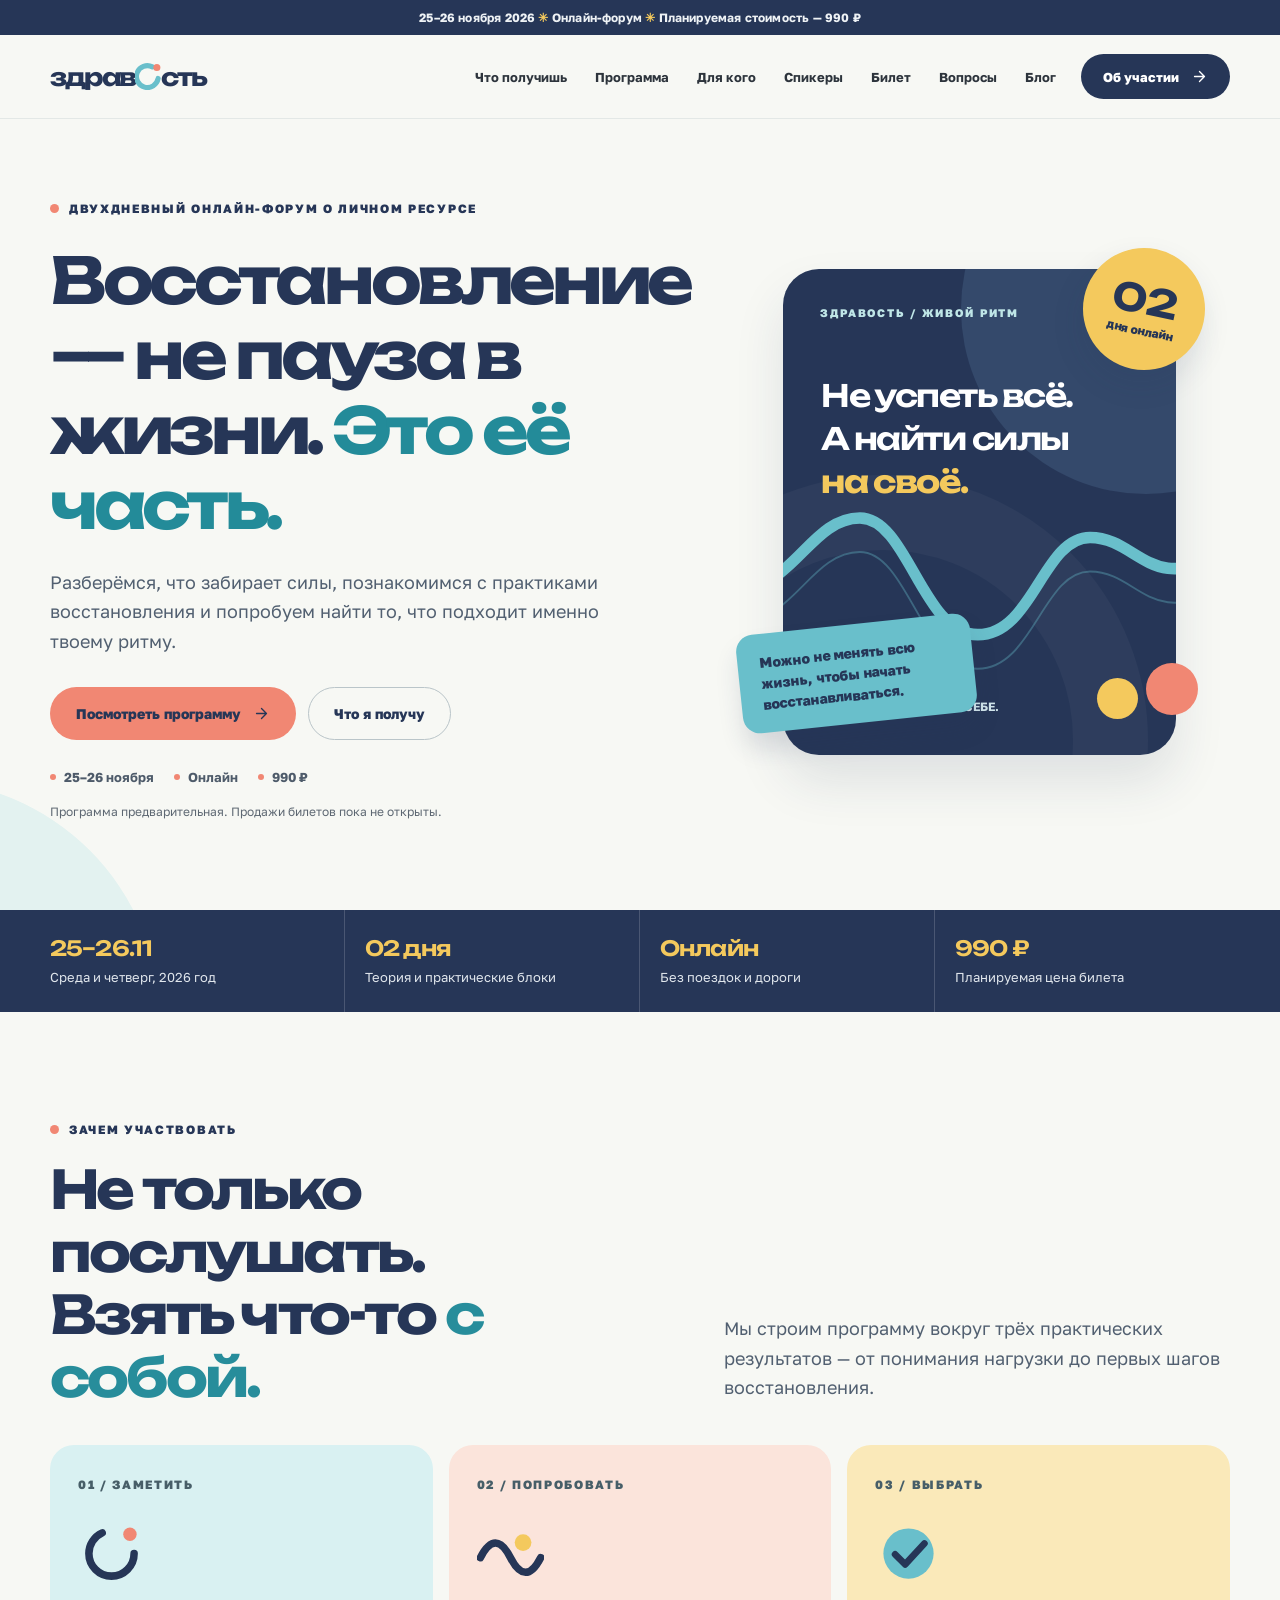
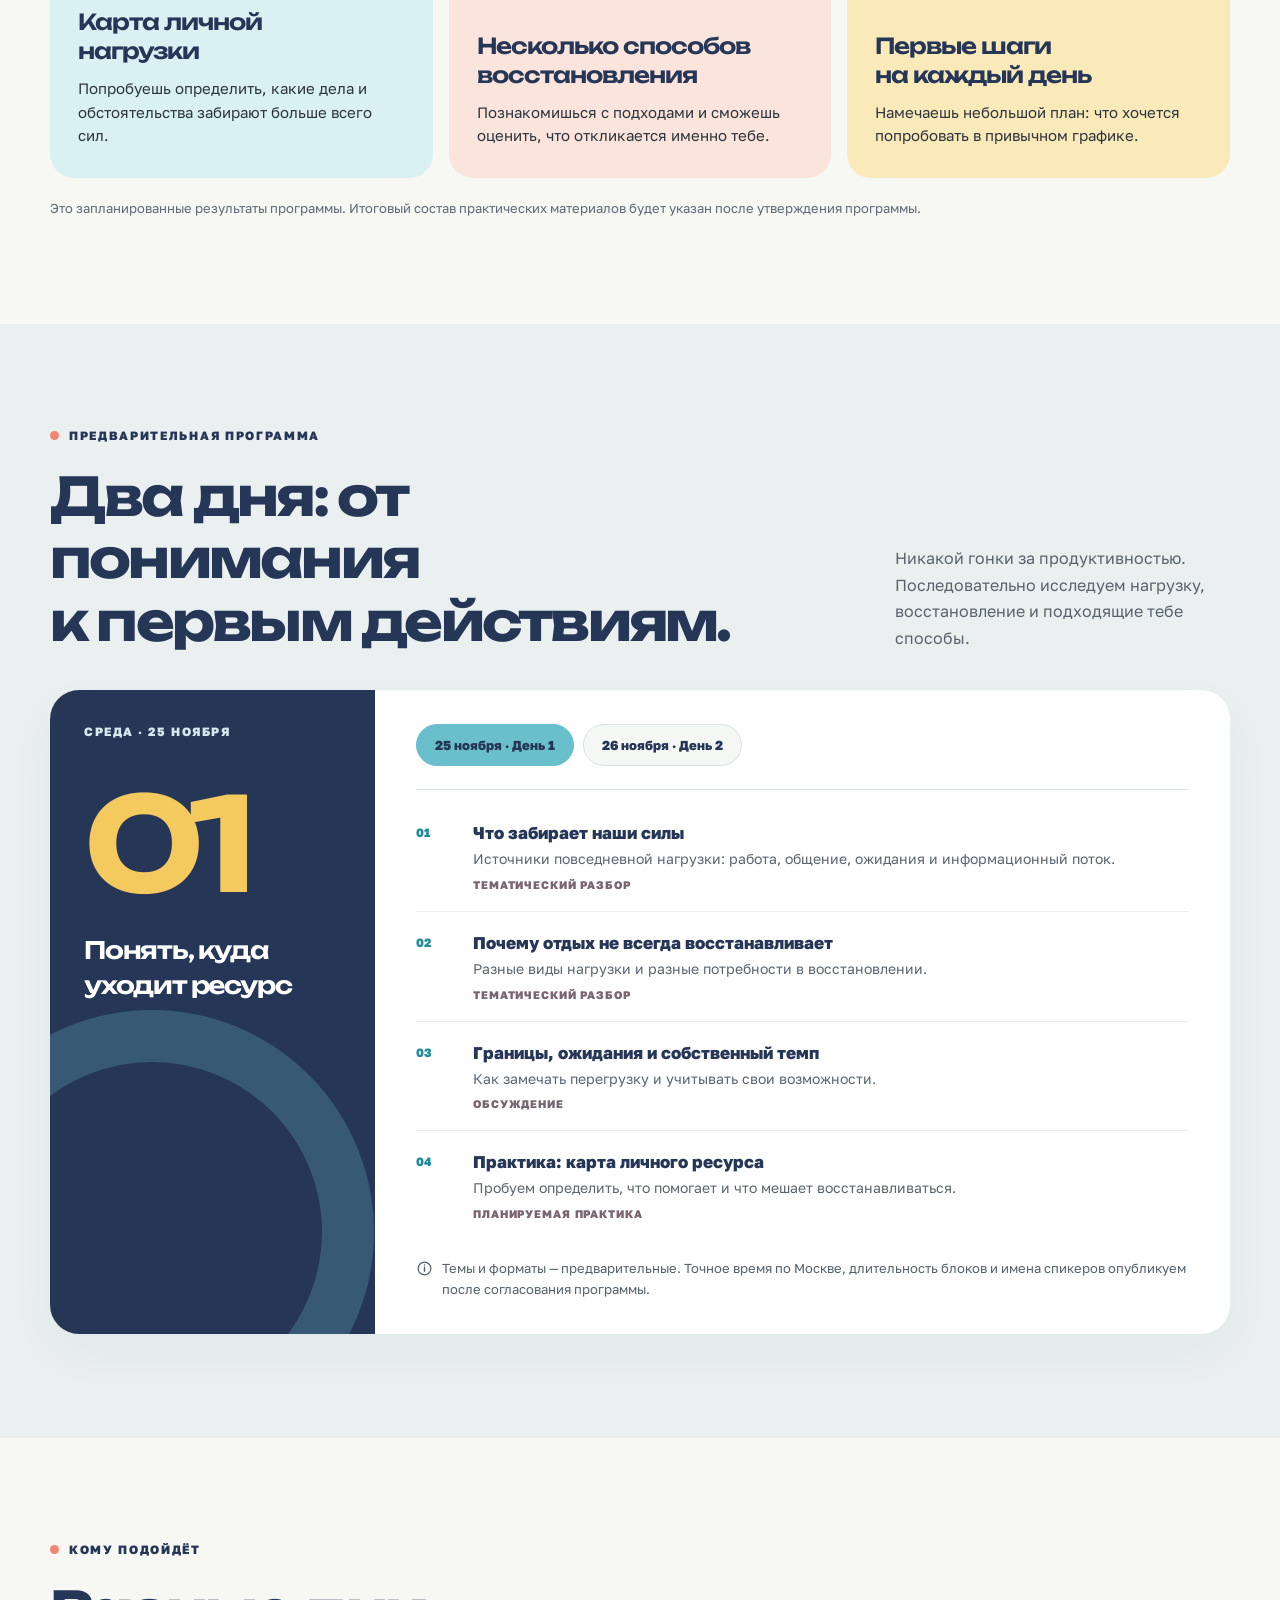
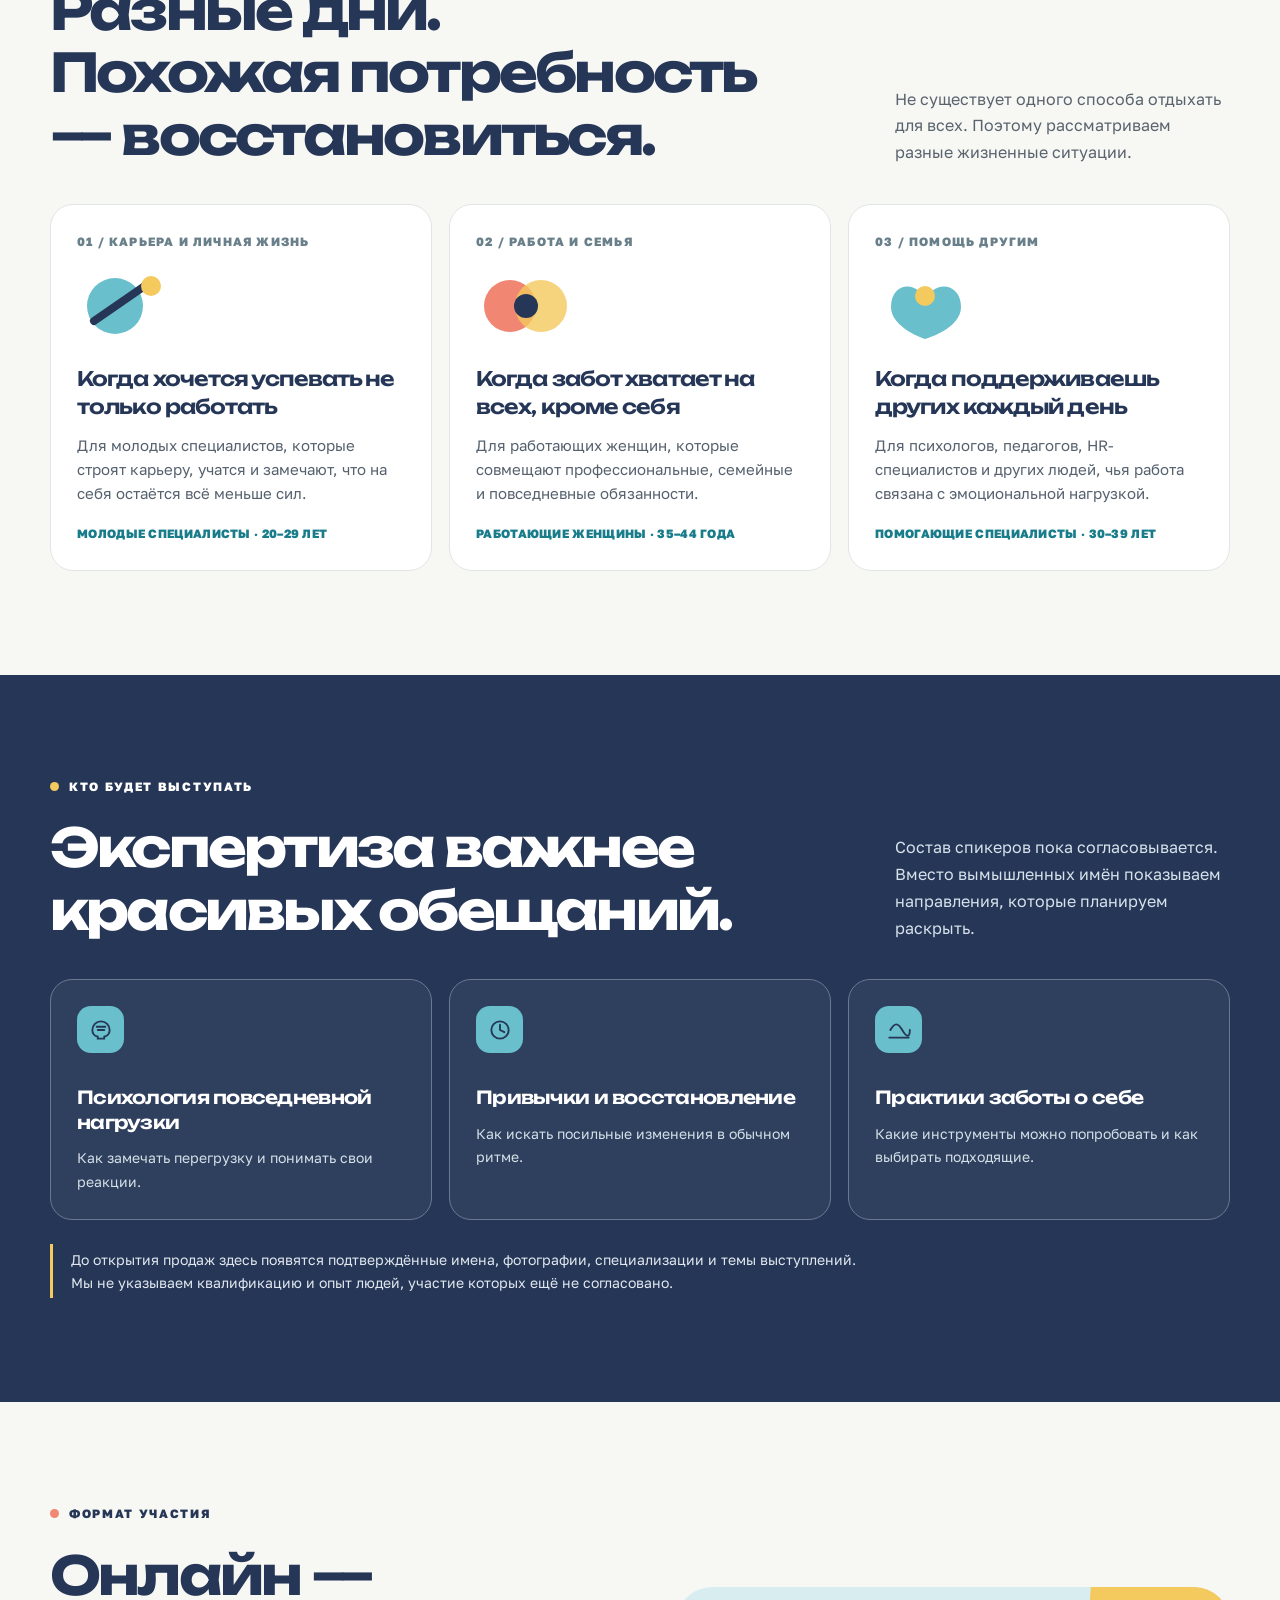
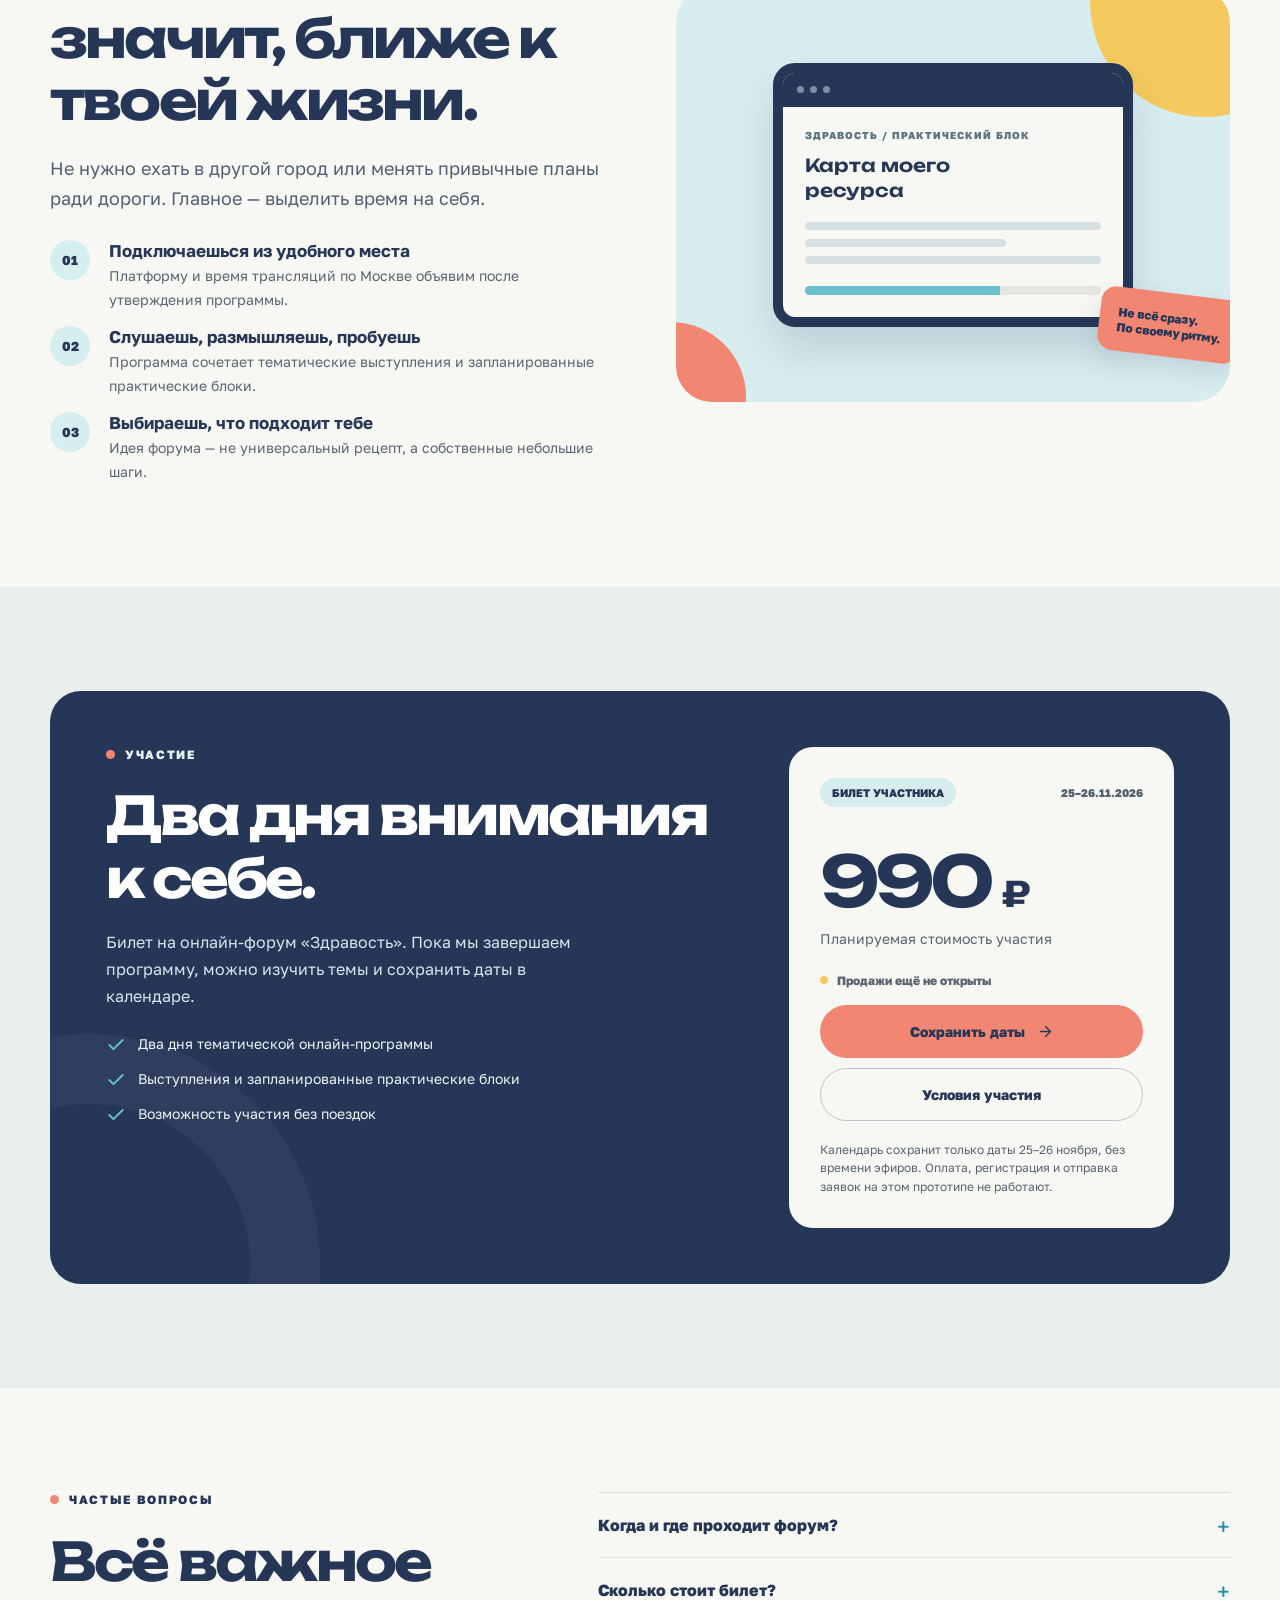
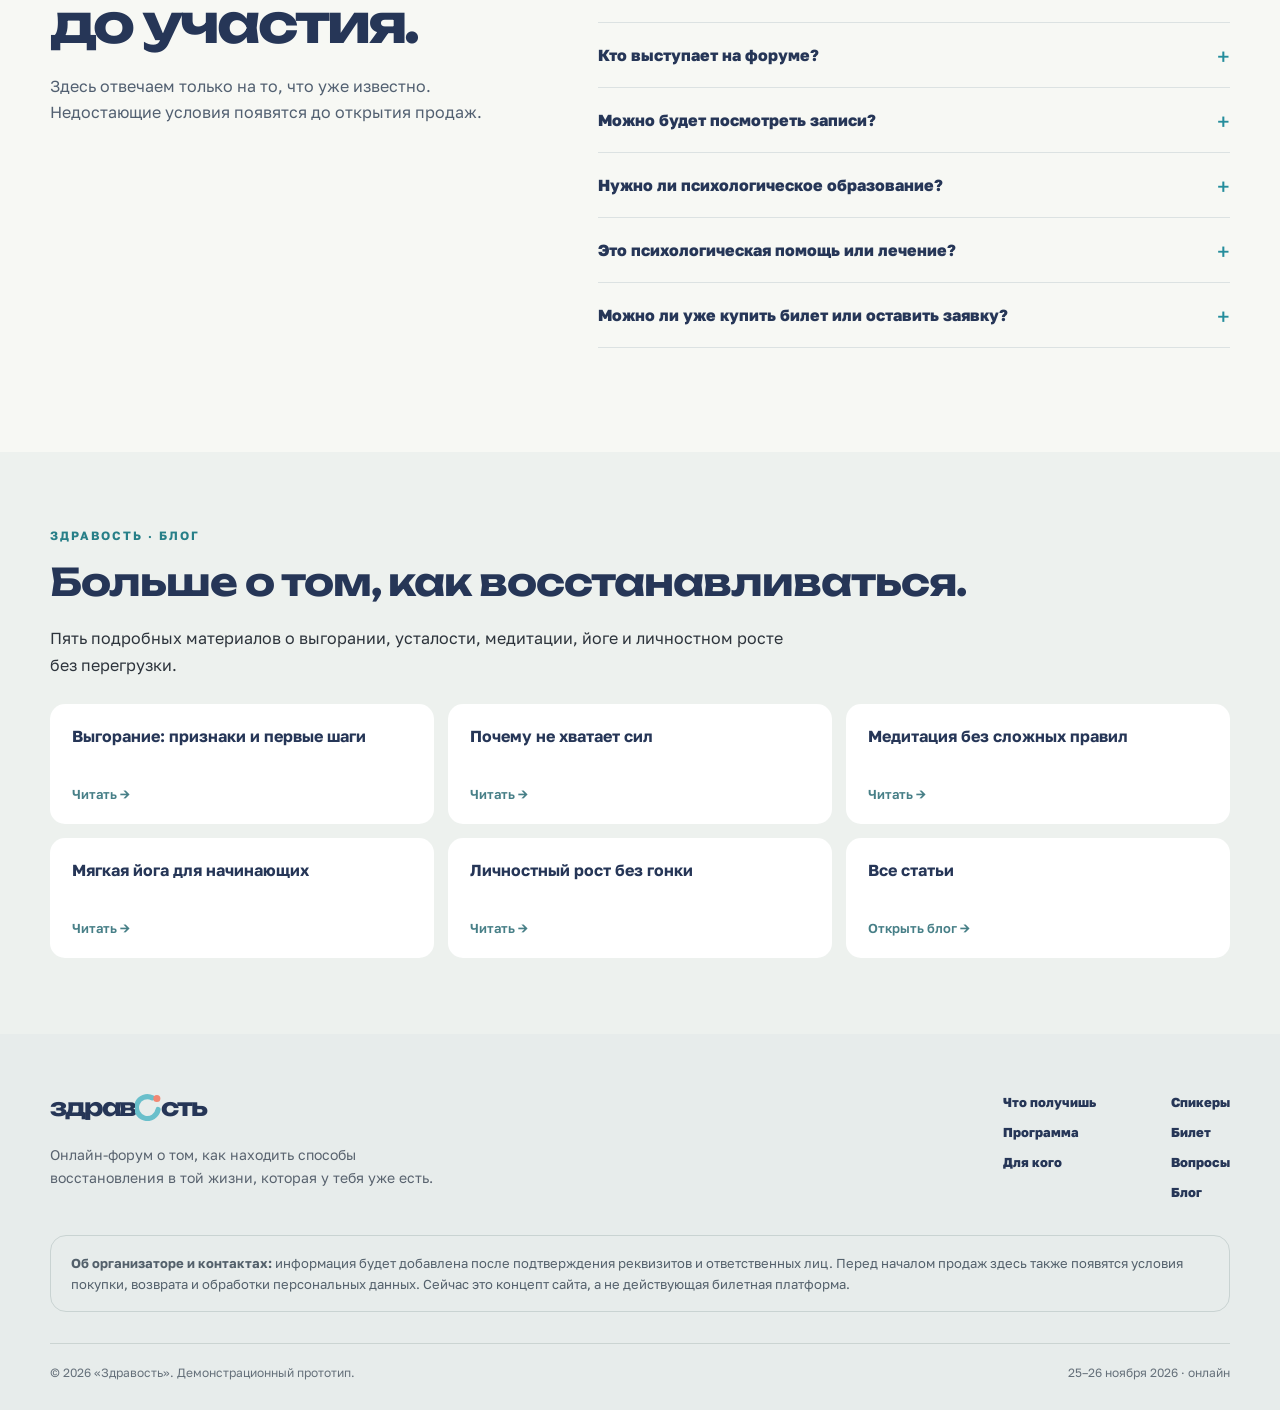
<file: index.html>
<!doctype html>
<html lang="ru">
<head>
<link rel="canonical" href="https://ligermun.github.io/zdravost-site/">
<meta charset="utf-8">
<meta name="viewport" content="width=device-width,initial-scale=1">
<meta name="theme-color" content="#263657">
<meta name="description" content="Здравость — двухдневный онлайн-форум о восстановлении личного ресурса. 25–26 ноября 2026 года. Практические темы, предварительная программа, билет 990 ₽.">
<title>Здравость — восстановление в твоём ритме</title>
<link rel="preconnect" href="https://fonts.googleapis.com">
<link rel="preconnect" href="https://fonts.gstatic.com" crossorigin>
<link href="https://fonts.googleapis.com/css2?family=Golos+Text:wght@400;500;600;700;800&family=Unbounded:wght@400;500;600;700;800&display=swap" rel="stylesheet">
<link rel="icon" href="data:image/svg+xml,%3Csvg xmlns='http://www.w3.org/2000/svg' viewBox='0 0 64 64'%3E%3Crect width='64' height='64' rx='16' fill='%23263657'/%3E%3Cpath d='M43 20A20 20 0 1 0 52 39' fill='none' stroke='%2369BFCB' stroke-width='9' stroke-linecap='round'/%3E%3Ccircle cx='48' cy='15' r='6' fill='%23F18773'/%3E%3C/svg%3E">
<style>
:root{--navy:#263657;--deep:#1b2a47;--turquoise:#69BFCB;--coral:#F18773;--yellow:#F4C95D;--milk:#F7F8F4;--graphite:#2D343C;--muted:#58616e;--white:#fff;--line:#dce2e2;--head:'Unbounded','Arial',sans-serif;--body:'Golos Text','Arial',sans-serif;--max:1180px}
*{box-sizing:border-box}html{scroll-behavior:smooth;scroll-padding-top:88px}body{margin:0;background:var(--milk);font-family:var(--body);color:var(--graphite);-webkit-font-smoothing:antialiased}button,input{font:inherit}button{cursor:pointer}a{color:inherit;text-decoration:none}p,h1,h2,h3,h4{margin:0}p{line-height:1.68}button:focus-visible,a:focus-visible,summary:focus-visible{outline:3px solid #137989;outline-offset:4px}::selection{background:var(--turquoise);color:var(--navy)}.container{width:min(var(--max),calc(100% - 64px));margin-inline:auto}.section{padding:104px 0}.eyebrow{display:flex;align-items:center;gap:10px;color:var(--navy);font-weight:800;letter-spacing:.14em;font-size:12px;text-transform:uppercase}.eyebrow:before{content:"";width:9px;height:9px;border-radius:50%;background:var(--coral);flex:none}.h2{font:700 clamp(30px,4.2vw,53px)/1.18 var(--head);letter-spacing:-.052em;color:var(--navy)}.lead{font-size:18px;color:#526071;line-height:1.65}.muted{color:var(--muted)}.btn{display:inline-flex;justify-content:center;align-items:center;gap:12px;border:1px solid transparent;padding:17px 25px;border-radius:999px;font-weight:800;font-size:14px;transition:transform .2s,background .2s,box-shadow .2s;white-space:nowrap;min-height:52px}.btn:hover{transform:translateY(-2px)}.btn-coral{background:var(--coral);color:var(--navy)}.btn-coral:hover{background:#f6a18e;box-shadow:0 10px 25px #f1877333}.btn-navy{background:var(--navy);color:white}.btn-navy:hover{background:#3a4e73}.btn-white{background:white;color:var(--navy)}.btn-ghost{border-color:#bac5c9;color:var(--navy);background:transparent}.btn-ghost:hover{background:white}.btn svg{width:17px;height:17px;flex:none}.btn:disabled{cursor:not-allowed;transform:none;box-shadow:none;opacity:.7}.section-head{display:flex;align-items:end;justify-content:space-between;gap:50px;margin-bottom:38px}.section-head .h2{max-width:720px}.section-head p{max-width:335px;color:#59636e;font-size:16px}.section-head .eyebrow{margin-bottom:22px}
/* header */
.notice{background:var(--navy);color:#eef2f5;text-align:center;padding:10px 20px;font-size:12px;font-weight:700;letter-spacing:.015em}.notice b{color:var(--yellow)}.header{height:84px;background:#f7f8f4f5;backdrop-filter:blur(16px);border-bottom:1px solid #e3e8e6;position:sticky;top:0;z-index:40}.nav{height:100%;display:flex;align-items:center;gap:25px}.logo{display:inline-flex;align-items:center;white-space:nowrap;font:700 24px/1 var(--head);letter-spacing:-.09em;color:var(--navy)}.logo-mark{width:27px;height:27px;margin-inline:0 -1px;display:inline-flex}.logo-mark svg{width:100%;height:100%}.navlinks{margin-left:auto;display:flex;gap:28px;align-items:center}.navlinks a{font-size:13px;font-weight:700}.navlinks a:hover{color:#167e8b}.nav-cta{padding:13px 21px;min-height:44px;font-size:13px}.hamburger{display:none;background:none;border:0;padding:9px;color:var(--navy)}.hamburger svg{width:26px;height:26px}
/* hero */
.hero{padding:82px 0 88px;overflow:hidden;position:relative}.hero:before{content:"";position:absolute;width:480px;height:480px;border-radius:50%;background:#e3f2f0;left:-320px;bottom:-350px}.hero-grid{display:grid;grid-template-columns:1.06fr .94fr;align-items:center;gap:58px}.hero-copy{position:relative;z-index:2}.hero .eyebrow{margin-bottom:27px}.hero h1{font:700 clamp(43px,5vw,70px)/1.17 var(--head);letter-spacing:-.068em;color:var(--navy);margin-bottom:25px;max-width:690px}.hero h1 em{font-style:normal;color:#238b99}.hero .lead{max-width:550px;margin-bottom:30px}.hero-actions{display:flex;gap:12px;flex-wrap:wrap}.hero-meta{display:flex;gap:10px 20px;flex-wrap:wrap;margin-top:29px;font-size:13px;font-weight:700;color:#4e5b6a}.hero-meta span{display:inline-flex;align-items:center;gap:8px}.hero-meta span:before{content:"";width:6px;height:6px;background:var(--coral);border-radius:50%}.hero-hint{font-size:12px;color:#5d6772;margin-top:17px}
.hero-visual{height:520px;position:relative;isolation:isolate}.hero-poster{position:absolute;inset:18px 25px 16px 35px;background:var(--navy);border-radius:36px;overflow:hidden;box-shadow:0 27px 50px #2636571d}.hero-poster:before{content:"";position:absolute;width:370px;height:370px;border-radius:50%;background:#34496b;right:-155px;top:-145px}.hero-poster:after{content:"";position:absolute;width:380px;height:380px;border-radius:50%;border:75px solid #ffffff09;left:-165px;bottom:-250px}.poster-small{position:absolute;top:37px;left:37px;color:#bfe6e7;font-size:11px;letter-spacing:.17em;font-weight:800;z-index:2}.poster-title{position:absolute;left:38px;top:105px;font:600 clamp(22px,2.4vw,33px)/1.4 var(--head);letter-spacing:-.05em;color:white;z-index:2}.poster-title strong{color:var(--yellow);font-weight:700}.poster-wave{position:absolute;left:-30px;top:215px;width:calc(100% + 60px);height:175px;overflow:visible;z-index:2}.poster-caption{position:absolute;bottom:36px;left:38px;right:38px;display:flex;align-items:center;justify-content:space-between;gap:15px;z-index:2;color:#d3e7ed;font-size:12px;font-weight:700}.poster-caption .mini-circle{width:41px;height:41px;border-radius:50%;background:var(--yellow);flex:none}.floating-yellow{position:absolute;right:-4px;top:-3px;background:var(--yellow);color:var(--navy);width:122px;height:122px;border-radius:50%;display:flex;align-items:center;justify-content:center;flex-direction:column;transform:rotate(12deg);box-shadow:0 14px 30px #2636571d;z-index:4}.floating-yellow strong{font:700 38px/1 var(--head)}.floating-yellow small{font-size:12px;font-weight:800;margin-top:4px}.floating-note{position:absolute;left:-9px;bottom:48px;z-index:4;transform:rotate(-6deg);background:var(--turquoise);color:var(--navy);padding:18px 22px;border-radius:17px;max-width:235px;box-shadow:0 16px 25px #26365722;font-size:14px;font-weight:800;line-height:1.5}.floating-coral{position:absolute;width:52px;height:52px;background:var(--coral);border-radius:50%;right:3px;bottom:56px;z-index:3}
/* info band */
.info-band{background:var(--navy);color:white}.info-row{display:grid;grid-template-columns:repeat(4,1fr)}.info-item{padding:25px 20px 27px;border-right:1px solid #ffffff2b}.info-item:first-child{padding-left:0}.info-item:last-child{border:0}.info-item strong{font:600 21px/1.25 var(--head);color:var(--yellow);display:block;letter-spacing:-.04em}.info-item span{display:block;font-size:13px;color:#e1e7ed;margin-top:8px}
/* results */
.results{padding-top:110px}.results-intro{display:grid;grid-template-columns:1.1fr .9fr;gap:55px;align-items:end;margin-bottom:37px}.results-intro .eyebrow{margin-bottom:21px}.results-intro .lead{margin-bottom:5px}.result-grid{display:grid;grid-template-columns:repeat(3,1fr);gap:16px}.result-card{padding:32px 28px 30px;border-radius:24px;min-height:307px;display:flex;flex-direction:column;position:relative;overflow:hidden}.result-card:nth-child(1){background:#d9f1f2}.result-card:nth-child(2){background:#fbe4db}.result-card:nth-child(3){background:#fae9b9}.result-number{font-size:12px;letter-spacing:.14em;font-weight:800;color:#475e68}.result-icon{margin:28px 0 auto;width:67px;height:67px;display:grid;place-items:center}.result-icon svg{width:100%;height:100%}.result-card h3{font:600 22px/1.32 var(--head);letter-spacing:-.045em;color:var(--navy);margin:20px 0 12px}.result-card p{font-size:15px;line-height:1.57}.result-foot{font-size:13px;color:#5d6874;margin-top:20px}
/* program */
.program{background:#e9f0ef}.program-card{background:white;border-radius:29px;overflow:hidden;display:grid;grid-template-columns:325px 1fr;box-shadow:0 18px 50px #2636570a}.program-left{background:var(--navy);color:white;padding:34px;position:relative;overflow:hidden;min-height:490px}.program-left:after{content:"";position:absolute;bottom:-120px;left:-120px;width:340px;height:340px;border:52px solid #69bfcb42;border-radius:50%}.program-left .day-tag{font-size:12px;letter-spacing:.13em;color:#d5e9ec;font-weight:800}.program-left .big-num{font:700 130px/1 var(--head);color:var(--yellow);letter-spacing:-.11em;margin:40px 0 24px}.program-left h3{font:600 24px/1.45 var(--head);letter-spacing:-.05em;max-width:270px;position:relative;z-index:1}.program-right{padding:34px 41px}.tabs{display:flex;gap:9px;flex-wrap:wrap;border-bottom:1px solid var(--line);padding-bottom:23px;margin-bottom:12px}.tab{border:1px solid #d9e2e4;background:#f5f7f5;color:var(--navy);border-radius:999px;padding:12px 18px;font-weight:800;font-size:13px}.tab[aria-selected=true]{background:var(--turquoise);border-color:var(--turquoise)}.topic-list{padding:0;margin:0;list-style:none}.topic{display:grid;grid-template-columns:42px 1fr;gap:15px;padding:20px 0;border-bottom:1px solid #e9edeb}.topic:last-child{border:0}.topic-num{font-size:12px;font-weight:800;color:#238b99;margin-top:3px}.topic h4{font-size:17px;color:var(--navy);font-weight:800;margin-bottom:5px}.topic p{font-size:14px;color:#5a6570;line-height:1.55}.topic .format{font-size:11px;letter-spacing:.08em;text-transform:uppercase;color:#7a6670;margin-top:8px;font-weight:800}.program-caveat{margin-top:18px;font-size:13px;color:#52616a;line-height:1.6;display:flex;gap:9px}.program-caveat svg{width:17px;height:17px;flex:none;margin-top:2px}
/* audience */
.audience-grid{display:grid;grid-template-columns:repeat(3,1fr);gap:17px}.audience-card{background:white;border:1px solid #e0e6e5;border-radius:23px;padding:29px 26px;min-height:320px;display:flex;flex-direction:column}.audience-card .index{font-size:12px;font-weight:800;color:#69808a;letter-spacing:.1em}.audience-card .graphic{height:80px;display:flex;align-items:center;margin:18px 0}.audience-card .graphic svg{width:100px;height:80px}.audience-card h3{font:600 20px/1.38 var(--head);color:var(--navy);letter-spacing:-.045em;margin-bottom:13px}.audience-card p{font-size:15px;color:#56616e;line-height:1.6}.audience-card .who{margin-top:auto;padding-top:21px;font-size:12px;font-weight:800;letter-spacing:.025em;color:#187c8b}
/* experts */
.experts{background:var(--navy);color:white;position:relative;overflow:hidden}.experts .eyebrow,.experts .h2{color:white}.experts .h2{max-width:850px}.experts .eyebrow:before{background:var(--yellow)}.experts .section-head p{color:#d7e2eb}.experts-cards{display:grid;grid-template-columns:repeat(3,1fr);gap:17px}.expert-card{border:1px solid #6a7992;background:#ffffff0b;border-radius:22px;padding:26px;min-height:226px;position:relative}.expert-icon{display:grid;place-items:center;width:47px;height:47px;border-radius:14px;background:var(--turquoise);color:var(--navy);margin-bottom:32px}.expert-icon svg{width:26px;height:26px}.expert-card h3{font:600 18px/1.35 var(--head);letter-spacing:-.04em;margin-bottom:12px}.expert-card p{font-size:14px;color:#d4e0e7}.expert-note{margin-top:24px;border-left:3px solid var(--yellow);padding:4px 0 4px 18px;color:#e0e7ee;font-size:14px;line-height:1.65;max-width:810px}
/* how */
.how-grid{display:grid;grid-template-columns:1fr 1fr;gap:72px;align-items:center}.how-copy .eyebrow{margin-bottom:23px}.how-copy .h2{margin-bottom:22px}.how-copy .lead{margin-bottom:27px}.how-steps{display:grid;gap:15px}.how-step{display:grid;grid-template-columns:43px 1fr;gap:16px;align-items:start}.how-step .number{display:grid;place-items:center;width:40px;height:40px;border-radius:50%;background:#d5eef0;color:var(--navy);font-weight:800;font-size:13px}.how-step h3{font-size:17px;color:var(--navy);margin-bottom:3px}.how-step p{font-size:14px;color:#5b6571}.how-visual{background:#d8edf0;border-radius:36px;padding:44px 30px;min-height:415px;display:flex;justify-content:center;align-items:center;position:relative;overflow:hidden}.how-visual:before{content:"";width:230px;height:230px;border-radius:50%;background:var(--yellow);position:absolute;right:-90px;top:-100px}.how-visual:after{content:"";width:150px;height:150px;border-radius:50%;background:var(--coral);position:absolute;left:-80px;bottom:-70px}.mock-screen{background:var(--milk);border:10px solid var(--navy);border-radius:22px;width:min(360px,100%);min-height:240px;position:relative;z-index:2;box-shadow:0 23px 38px #26365726;overflow:hidden}.mock-top{height:34px;background:var(--navy);display:flex;align-items:center;gap:6px;padding:0 14px}.mock-top i{width:7px;height:7px;border-radius:50%;background:#ffffff6e}.mock-content{padding:22px}.mock-content .micro{font-size:10px;letter-spacing:.1em;font-weight:800;color:#5a7580}.mock-content .title{font:600 18px/1.4 var(--head);color:var(--navy);margin:12px 0 19px}.mock-content .line{height:8px;background:#d5e0e2;border-radius:8px;margin-bottom:9px}.mock-content .line.short{width:68%}.mock-progress{height:9px;background:#e3e6e1;border-radius:10px;overflow:hidden;margin-top:22px}.mock-progress:before{content:"";display:block;width:66%;height:100%;background:var(--turquoise)}.mock-sticker{position:absolute;right:-10px;bottom:45px;background:var(--coral);border-radius:15px;padding:17px 18px;transform:rotate(7deg);z-index:3;font-size:12px;font-weight:800;color:var(--navy);box-shadow:0 10px 24px #26365723}
/* ticket */
.ticket-section{background:#e8efec}.ticket-card{background:var(--navy);border-radius:31px;padding:56px;display:grid;grid-template-columns:1fr 385px;gap:55px;color:white;position:relative;overflow:hidden}.ticket-card:before{content:"";width:320px;height:320px;border:70px solid #ffffff0a;border-radius:50%;position:absolute;left:-190px;bottom:-210px}.ticket-copy{position:relative;z-index:1}.ticket-copy .eyebrow{color:#e5f2f4;margin-bottom:22px}.ticket-copy .h2{color:white;margin-bottom:20px}.ticket-copy>p{max-width:500px;color:#d9e4ec;font-size:16px;margin-bottom:25px}.include-list{display:grid;gap:15px;max-width:530px}.include-list span{display:flex;align-items:flex-start;gap:12px;font-size:14px;color:#edf4f5}.include-list svg{width:20px;height:20px;color:var(--turquoise);flex:none}.ticket-box{background:var(--milk);color:var(--navy);border-radius:24px;padding:31px;position:relative;z-index:1}.ticket-box .ticket-top{display:flex;justify-content:space-between;gap:10px;align-items:center}.ticket-tag{background:#d6edf0;border-radius:999px;padding:8px 12px;font-size:11px;font-weight:800}.ticket-date{font-size:11px;font-weight:800;color:#52616b}.ticket-price{font:700 70px/1.1 var(--head);letter-spacing:-.075em;margin:35px 0 8px}.ticket-price small{font-size:35px}.ticket-box .sub{font-size:14px;color:#59646f;margin-bottom:22px}.ticket-box .btn{width:100%;margin-bottom:10px}.ticket-status{display:flex;align-items:center;gap:9px;font-size:12px;font-weight:800;color:#59646f;margin:6px 0 17px}.ticket-status:before{content:"";width:8px;height:8px;background:var(--yellow);border-radius:50%}.ticket-box .disclaimer{font-size:12px;color:#59646f;line-height:1.55;margin-top:10px}
/* faq/footer */
.faq-grid{display:grid;grid-template-columns:.85fr 1.15fr;gap:80px}.faq-grid .eyebrow{margin-bottom:23px}.faq-grid .h2{margin-bottom:18px}.faq-grid .lead{font-size:16px}.faq-list{border-top:1px solid var(--line)}.faq-item{border-bottom:1px solid var(--line)}.faq-item summary{list-style:none;padding:22px 30px 22px 0;position:relative;font-weight:800;color:var(--navy);font-size:16px;cursor:pointer}.faq-item summary::-webkit-details-marker{display:none}.faq-item summary:after{content:"+";position:absolute;right:0;top:19px;font-size:23px;font-weight:400;color:#258d9c}.faq-item[open] summary:after{content:"−"}.faq-item p{padding:0 24px 21px 0;color:#586572;font-size:15px;line-height:1.7}.footer{background:#e7eceb;padding:60px 0 26px}.footer-top{display:flex;justify-content:space-between;gap:45px}.footer-top .logo{margin-bottom:22px}.footer-desc{max-width:410px;font-size:14px;color:#59636f}.footer-links{display:flex;gap:75px}.footer-links div{display:grid;gap:14px;align-content:start}.footer-links a{font-size:13px;font-weight:800;color:var(--navy)}.footer-links a:hover{color:#1b8592}.footer-info{margin-top:35px;border:1px solid #c9d3d2;border-radius:16px;padding:17px 20px;color:#53606b;font-size:13px;line-height:1.6}.footer-bottom{margin-top:31px;border-top:1px solid #cbd4d2;padding-top:19px;display:flex;justify-content:space-between;gap:20px;color:#65707a;font-size:12px}.footer-bottom p{font-size:12px}
/* mobile */
@media(max-width:1060px){.navlinks{gap:15px}.hero-grid{gap:26px}.hero-visual{height:490px}.hero h1{font-size:clamp(42px,5vw,60px)}.ticket-card{grid-template-columns:1fr 350px;gap:30px;padding:40px}.program-card{grid-template-columns:290px 1fr}.program-right{padding:30px}}
@media(max-width:820px){.container{width:calc(100% - 40px)}.section{padding:78px 0}.header{height:72px}.logo{font-size:21px}.logo-mark{width:24px;height:24px}.hamburger{display:inline-flex;margin-left:auto}.navlinks{display:none;position:absolute;top:72px;left:0;right:0;background:var(--milk);border-bottom:1px solid var(--line);padding:24px 25px 30px;box-shadow:0 16px 30px #26365714;flex-direction:column;align-items:stretch;gap:19px}.navlinks.open{display:flex}.navlinks a{font-size:15px}.nav-cta{display:none}.hero{padding:60px 0 75px}.hero-grid{grid-template-columns:1fr;gap:33px}.hero h1{max-width:740px;font-size:clamp(44px,7.8vw,68px)}.hero-visual{width:min(520px,100%);height:510px;margin:auto}.info-row{grid-template-columns:repeat(2,1fr)}.info-item{border-bottom:1px solid #ffffff28}.info-item:nth-child(2){border-right:0}.info-item:nth-child(3),.info-item:nth-child(4){border-bottom:0}.info-item:nth-child(3){padding-left:0}.results-intro,.how-grid,.faq-grid{grid-template-columns:1fr;gap:26px}.result-grid,.audience-grid,.experts-cards{grid-template-columns:1fr;gap:14px}.result-card{min-height:250px}.result-icon{margin:15px 0 auto}.audience-card{min-height:0}.audience-card .graphic{height:58px;margin:12px 0}.audience-card .graphic svg{height:58px}.experts-cards{grid-template-columns:repeat(3,1fr)}.expert-card{padding:21px;min-height:245px}.expert-card h3{font-size:15px}.section-head{display:block}.section-head p{margin-top:20px;max-width:650px}.program-card{grid-template-columns:1fr}.program-left{min-height:200px;padding:26px 30px}.program-left .big-num{position:absolute;right:40px;top:5px;font-size:115px;margin:0;opacity:.9}.program-left h3{margin-top:25px}.how-visual{min-height:360px;max-width:540px;margin:auto;width:100%}.ticket-card{grid-template-columns:1fr;gap:30px}.ticket-box{max-width:460px;width:100%;margin:auto}.footer-top{flex-direction:column}.footer-links{gap:60px}}
@media(max-width:520px){.container{width:calc(100% - 32px)}.notice{font-size:10px;padding:10px 12px;line-height:1.5}.hero{padding:46px 0 65px}.hero .eyebrow{font-size:10px;margin-bottom:19px}.hero h1{font-size:clamp(36px,9.1vw,50px);line-height:1.2;margin-bottom:20px}.hero .lead{font-size:16px;margin-bottom:24px}.hero-actions{flex-direction:column;align-items:stretch}.hero-actions .btn{width:100%}.hero-meta{gap:10px 14px}.hero-visual{height:390px}.hero-poster{inset:13px 12px 12px 18px;border-radius:26px}.poster-small{top:30px;left:24px;font-size:9px}.poster-title{top:82px;left:24px;font-size:clamp(19px,5.3vw,25px)}.poster-wave{top:180px;height:130px}.poster-caption{bottom:24px;left:24px;right:25px;font-size:10px}.poster-caption .mini-circle{width:30px;height:30px}.floating-yellow{width:87px;height:87px;right:0;top:-2px}.floating-yellow strong{font-size:27px}.floating-yellow small{font-size:9px}.floating-note{bottom:18px;left:0;max-width:160px;font-size:10px;padding:13px 15px}.floating-coral{width:38px;height:38px;right:0;bottom:35px}.info-item{padding:20px 10px}.info-item strong{font-size:17px}.info-item span{font-size:11px}.section{padding:69px 0}.results{padding-top:74px}.h2{font-size:clamp(30px,8.4vw,42px)}.lead{font-size:16px}.result-card{padding:27px;min-height:235px}.result-card h3{font-size:20px}.result-foot{font-size:12px}.program-left{min-height:185px}.program-left .big-num{font-size:92px;right:30px;top:25px}.program-left h3{font-size:20px;max-width:230px}.program-right{padding:22px 20px}.tabs{gap:8px}.tab{font-size:12px;padding:11px 13px}.topic{grid-template-columns:30px 1fr;gap:10px}.topic h4{font-size:15px}.topic p{font-size:13px}.experts-cards{grid-template-columns:1fr}.expert-card{min-height:0}.expert-icon{margin-bottom:18px}.expert-card h3{font-size:17px}.how-visual{padding:28px 15px;min-height:325px}.mock-sticker{right:0;bottom:30px;font-size:10px}.ticket-card{padding:32px 17px;border-radius:25px}.ticket-box{padding:25px 22px}.ticket-price{font-size:58px}.ticket-price small{font-size:29px}.ticket-tag{font-size:10px}.ticket-date{font-size:10px}.faq-item summary{font-size:14px}.footer-links{gap:40px}.footer-bottom{flex-direction:column}.footer-info{font-size:12px}}
@media(prefers-reduced-motion:reduce){*,*:before,*:after{scroll-behavior:auto!important;transition:none!important;animation:none!important}}
</style>
<link rel="stylesheet" href="blog.css">
</head>
<body>
<svg xmlns="http://www.w3.org/2000/svg" aria-hidden="true" style="position:absolute;width:0;height:0;overflow:hidden"><symbol id="arr" viewBox="0 0 24 24"><path d="M5 12h14m-7-7 7 7-7 7" fill="none" stroke="currentColor" stroke-width="1.9" stroke-linecap="round" stroke-linejoin="round"/></symbol><symbol id="check" viewBox="0 0 24 24"><path d="M4 12l5 5L20 6" fill="none" stroke="currentColor" stroke-width="2.3" stroke-linecap="round" stroke-linejoin="round"/></symbol><symbol id="info" viewBox="0 0 24 24"><circle cx="12" cy="12" r="9" fill="none" stroke="currentColor" stroke-width="1.7"/><path d="M12 10v6m0-9v.2" stroke="currentColor" stroke-width="2" stroke-linecap="round"/></symbol></svg>
<div class="notice">25–26 ноября 2026 <b>✳</b> Онлайн-форум <b>✳</b> Планируемая стоимость — 990 ₽</div>
<header class="header"><nav class="container nav" aria-label="Основная навигация">
<a class="logo" href="#top" aria-label="Здравость — на главную"><span>здрав</span><span class="logo-mark"><svg viewBox="0 0 42 42" aria-hidden="true"><path d="M27 6 A17 17 0 1 0 36 24" fill="none" stroke="#69BFCB" stroke-width="8" stroke-linecap="round"/><circle cx="34" cy="7" r="5.5" fill="#F18773"/></svg></span><span>сть</span></a>
<div class="navlinks" id="navlinks"><a href="#results">Что получишь</a><a href="#program">Программа</a><a href="#audience">Для кого</a><a href="#experts">Спикеры</a><a href="#ticket">Билет</a><a href="#faq">Вопросы</a><a href="blog/">Блог</a></div>
<a href="#ticket" class="btn btn-navy nav-cta">Об участии <svg><use href="#arr"/></svg></a>
<button class="hamburger" id="menuBtn" type="button" aria-label="Открыть меню" aria-controls="navlinks" aria-expanded="false"><svg viewBox="0 0 24 24" fill="none" stroke="currentColor" stroke-width="2" stroke-linecap="round"><path d="M4 7h16M4 12h16M4 17h16"/></svg></button>
</nav></header>
<main id="top">
<section class="hero"><div class="container hero-grid"><div class="hero-copy">
<div class="eyebrow">Двухдневный онлайн-форум о личном ресурсе</div>
<h1>Восстановление — не пауза в жизни. <em>Это её часть.</em></h1>
<p class="lead">Разберёмся, что забирает силы, познакомимся с практиками восстановления и попробуем найти то, что подходит именно твоему ритму.</p>
<div class="hero-actions"><a class="btn btn-coral" href="#program">Посмотреть программу <svg><use href="#arr"/></svg></a><a class="btn btn-ghost" href="#results">Что я получу</a></div>
<div class="hero-meta"><span>25–26 ноября</span><span>Онлайн</span><span>990 ₽</span></div>
<p class="hero-hint">Программа предварительная. Продажи билетов пока не открыты.</p>
</div><div class="hero-visual" aria-label="Фирменная графика: линия живого ритма и два дня форума">
<div class="hero-poster"><div class="poster-small">ЗДРАВОСТЬ / ЖИВОЙ РИТМ</div><div class="poster-title">Не успеть всё.<br>А найти силы<br><strong>на своё.</strong></div><svg class="poster-wave" viewBox="0 0 500 180" preserveAspectRatio="none" aria-hidden="true"><path d="M-10 105 C45 105 65 35 118 35 S187 155 248 155 S320 55 372 55 S438 114 515 72" stroke="#69BFCB" stroke-width="12" fill="none" stroke-linecap="round"/><path d="M-10 140 C45 140 65 70 118 70 S187 190 248 190 S320 90 372 90 S438 149 515 107" stroke="#69BFCB" stroke-width="2" fill="none" opacity=".35"/></svg><div class="poster-caption"><span>МЕНЬШЕ ТРЕБОВАНИЙ.<br>БОЛЬШЕ ВНИМАНИЯ К СЕБЕ.</span><span class="mini-circle"></span></div></div>
<div class="floating-yellow"><strong>02</strong><small>дня онлайн</small></div><div class="floating-note">Можно не менять всю жизнь, чтобы начать восстанавливаться.</div><div class="floating-coral"></div>
</div></div></section>
<section class="info-band" aria-label="Основные сведения"><div class="container info-row"><div class="info-item"><strong>25–26.11</strong><span>Среда и четверг, 2026 год</span></div><div class="info-item"><strong>02 дня</strong><span>Теория и практические блоки</span></div><div class="info-item"><strong>Онлайн</strong><span>Без поездок и дороги</span></div><div class="info-item"><strong>990 ₽</strong><span>Планируемая цена билета</span></div></div></section>
<section class="section results" id="results"><div class="container"><div class="results-intro"><div><div class="eyebrow">Зачем участвовать</div><h2 class="h2">Не только послушать.<br>Взять что-то <span style="color:#278d9b">с собой.</span></h2></div><p class="lead">Мы строим программу вокруг трёх практических результатов — от понимания нагрузки до первых шагов восстановления.</p></div><div class="result-grid">
<article class="result-card"><div class="result-number">01 / ЗАМЕТИТЬ</div><div class="result-icon"><svg viewBox="0 0 80 80" aria-hidden="true"><circle cx="40" cy="40" r="27" fill="none" stroke="#263657" stroke-width="9" stroke-dasharray="115 55" stroke-linecap="round"/><circle cx="62" cy="17" r="8" fill="#F18773"/></svg></div><h3>Карта личной<br>нагрузки</h3><p>Попробуешь определить, какие дела и обстоятельства забирают больше всего сил.</p></article>
<article class="result-card"><div class="result-number">02 / ПОПРОБОВАТЬ</div><div class="result-icon"><svg viewBox="0 0 80 80" aria-hidden="true"><path d="M4 45Q22 10 40 45T76 45" fill="none" stroke="#263657" stroke-width="9" stroke-linecap="round"/><circle cx="55" cy="27" r="10" fill="#F4C95D"/></svg></div><h3>Несколько способов<br>восстановления</h3><p>Познакомишься с подходами и сможешь оценить, что откликается именно тебе.</p></article>
<article class="result-card"><div class="result-number">03 / ВЫБРАТЬ</div><div class="result-icon"><svg viewBox="0 0 80 80" aria-hidden="true"><circle cx="40" cy="40" r="30" fill="#69BFCB"/><path d="M24 41l12 12 23-25" fill="none" stroke="#263657" stroke-width="8" stroke-linecap="round" stroke-linejoin="round"/></svg></div><h3>Первые шаги<br>на каждый день</h3><p>Намечаешь небольшой план: что хочется попробовать в привычном графике.</p></article>
</div><p class="result-foot">Это запланированные результаты программы. Итоговый состав практических материалов будет указан после утверждения программы.</p></div></section>
<section class="section program" id="program"><div class="container"><div class="section-head"><div><div class="eyebrow">Предварительная программа</div><h2 class="h2">Два дня: от понимания<br>к первым действиям.</h2></div><p>Никакой гонки за продуктивностью. Последовательно исследуем нагрузку, восстановление и подходящие тебе способы.</p></div><div class="program-card"><div class="program-left"><div class="day-tag" id="dayLabel">СРЕДА · 25 НОЯБРЯ</div><div class="big-num" id="dayNum">01</div><h3 id="dayHeading">Понять, куда уходит ресурс</h3></div><div class="program-right"><div class="tabs" role="tablist" aria-label="Выбрать день программы"><button type="button" class="tab" id="tab1" data-day="1" role="tab" aria-selected="true" aria-controls="topicList">25 ноября · День 1</button><button type="button" class="tab" id="tab2" data-day="2" role="tab" aria-selected="false" aria-controls="topicList">26 ноября · День 2</button></div><ol class="topic-list" id="topicList" aria-live="polite"></ol><p class="program-caveat"><svg><use href="#info"/></svg><span>Темы и форматы — предварительные. Точное время по Москве, длительность блоков и имена спикеров опубликуем после согласования программы.</span></p></div></div></div></section>
<section class="section audience" id="audience"><div class="container"><div class="section-head"><div><div class="eyebrow">Кому подойдёт</div><h2 class="h2">Разные дни.<br>Похожая потребность — восстановиться.</h2></div><p>Не существует одного способа отдыхать для всех. Поэтому рассматриваем разные жизненные ситуации.</p></div><div class="audience-grid">
<article class="audience-card"><div class="index">01 / КАРЬЕРА И ЛИЧНАЯ ЖИЗНЬ</div><div class="graphic"><svg viewBox="0 0 100 80" aria-hidden="true"><circle cx="38" cy="39" r="28" fill="#69BFCB"/><path d="M17 54L72 16" stroke="#263657" stroke-width="8" stroke-linecap="round"/><circle cx="74" cy="19" r="10" fill="#F4C95D"/></svg></div><h3>Когда хочется успевать не только работать</h3><p>Для молодых специалистов, которые строят карьеру, учатся и замечают, что на себя остаётся всё меньше сил.</p><div class="who">МОЛОДЫЕ СПЕЦИАЛИСТЫ · 20–29 ЛЕТ</div></article>
<article class="audience-card"><div class="index">02 / РАБОТА И СЕМЬЯ</div><div class="graphic"><svg viewBox="0 0 100 80" aria-hidden="true"><circle cx="34" cy="39" r="26" fill="#F18773"/><circle cx="65" cy="39" r="26" fill="#F4C95D" opacity=".8"/><circle cx="50" cy="39" r="12" fill="#263657"/></svg></div><h3>Когда забот хватает на всех, кроме себя</h3><p>Для работающих женщин, которые совмещают профессиональные, семейные и повседневные обязанности.</p><div class="who">РАБОТАЮЩИЕ ЖЕНЩИНЫ · 35–44 ГОДА</div></article>
<article class="audience-card"><div class="index">03 / ПОМОЩЬ ДРУГИМ</div><div class="graphic"><svg viewBox="0 0 100 80" aria-hidden="true"><path d="M16 40C16 14 45 13 50 36C57 12 86 15 86 40C86 62 50 72 50 72S16 61 16 40Z" fill="#69BFCB"/><circle cx="50" cy="29" r="10" fill="#F4C95D"/></svg></div><h3>Когда поддерживаешь других каждый день</h3><p>Для психологов, педагогов, HR-специалистов и других людей, чья работа связана с эмоциональной нагрузкой.</p><div class="who">ПОМОГАЮЩИЕ СПЕЦИАЛИСТЫ · 30–39 ЛЕТ</div></article>
</div></div></section>
<section class="section experts" id="experts"><div class="container"><div class="section-head"><div><div class="eyebrow">Кто будет выступать</div><h2 class="h2">Экспертиза важнее<br>красивых обещаний.</h2></div><p>Состав спикеров пока согласовывается. Вместо вымышленных имён показываем направления, которые планируем раскрыть.</p></div><div class="experts-cards">
<div class="expert-card"><div class="expert-icon"><svg viewBox="0 0 24 24" fill="none" stroke="currentColor" stroke-width="1.7" stroke-linecap="round"><path d="M9 18c-3 0-5-3-5-6a8 8 0 0 1 16 0c0 3-2 6-5 6M9 18v2h6v-2M8 9h8M9 12h6"/></svg></div><h3>Психология повседневной нагрузки</h3><p>Как замечать перегрузку и понимать свои реакции.</p></div>
<div class="expert-card"><div class="expert-icon"><svg viewBox="0 0 24 24" fill="none" stroke="currentColor" stroke-width="1.7" stroke-linecap="round"><circle cx="12" cy="12" r="8"/><path d="M12 7v5l4 2"/></svg></div><h3>Привычки и восстановление</h3><p>Как искать посильные изменения в обычном ритме.</p></div>
<div class="expert-card"><div class="expert-icon"><svg viewBox="0 0 24 24" fill="none" stroke="currentColor" stroke-width="1.7" stroke-linecap="round"><path d="M4 12c4-7 7-7 11 0s7 7 7 0M3 19h18"/></svg></div><h3>Практики заботы о себе</h3><p>Какие инструменты можно попробовать и как выбирать подходящие.</p></div>
</div><p class="expert-note">До открытия продаж здесь появятся подтверждённые имена, фотографии, специализации и темы выступлений. Мы не указываем квалификацию и опыт людей, участие которых ещё не согласовано.</p></div></section>
<section class="section how" id="how"><div class="container how-grid"><div class="how-copy"><div class="eyebrow">Формат участия</div><h2 class="h2">Онлайн — значит, ближе к твоей жизни.</h2><p class="lead">Не нужно ехать в другой город или менять привычные планы ради дороги. Главное — выделить время на себя.</p><div class="how-steps"><div class="how-step"><span class="number">01</span><div><h3>Подключаешься из удобного места</h3><p>Платформу и время трансляций по Москве объявим после утверждения программы.</p></div></div><div class="how-step"><span class="number">02</span><div><h3>Слушаешь, размышляешь, пробуешь</h3><p>Программа сочетает тематические выступления и запланированные практические блоки.</p></div></div><div class="how-step"><span class="number">03</span><div><h3>Выбираешь, что подходит тебе</h3><p>Идея форума — не универсальный рецепт, а собственные небольшие шаги.</p></div></div></div></div><div class="how-visual" aria-label="Схематичное изображение онлайн-трансляции"><div class="mock-screen"><div class="mock-top"><i></i><i></i><i></i></div><div class="mock-content"><div class="micro">ЗДРАВОСТЬ / ПРАКТИЧЕСКИЙ БЛОК</div><div class="title">Карта моего<br>ресурса</div><div class="line"></div><div class="line short"></div><div class="line"></div><div class="mock-progress"></div></div></div><div class="mock-sticker">Не всё сразу.<br>По своему ритму.</div></div></div></section>
<section class="section ticket-section" id="ticket"><div class="container"><div class="ticket-card"><div class="ticket-copy"><div class="eyebrow">Участие</div><h2 class="h2">Два дня внимания<br>к себе.</h2><p>Билет на онлайн-форум «Здравость». Пока мы завершаем программу, можно изучить темы и сохранить даты в календаре.</p><div class="include-list"><span><svg><use href="#check"/></svg>Два дня тематической онлайн-программы</span><span><svg><use href="#check"/></svg>Выступления и запланированные практические блоки</span><span><svg><use href="#check"/></svg>Возможность участия без поездок</span></div></div><div class="ticket-box"><div class="ticket-top"><span class="ticket-tag">БИЛЕТ УЧАСТНИКА</span><span class="ticket-date">25–26.11.2026</span></div><div class="ticket-price">990 <small>₽</small></div><p class="sub">Планируемая стоимость участия</p><div class="ticket-status">Продажи ещё не открыты</div><button class="btn btn-coral" id="calendarBtn" type="button">Сохранить даты <svg><use href="#arr"/></svg></button><a class="btn btn-ghost" href="#faq">Условия участия</a><p class="disclaimer">Календарь сохранит только даты 25–26 ноября, без времени эфиров. Оплата, регистрация и отправка заявок на этом прототипе не работают.</p></div></div></div></section>
<section class="section faq" id="faq"><div class="container faq-grid"><div><div class="eyebrow">Частые вопросы</div><h2 class="h2">Всё важное<br>до участия.</h2><p class="lead">Здесь отвечаем только на то, что уже известно. Недостающие условия появятся до открытия продаж.</p></div><div class="faq-list">
<details class="faq-item"><summary>Когда и где проходит форум?</summary><p>25–26 ноября 2026 года, в среду и четверг, полностью онлайн. Точное время трансляций по Москве и платформа подключения пока согласовываются.</p></details>
<details class="faq-item"><summary>Сколько стоит билет?</summary><p>Планируемая цена — 990 ₽. Окончательный состав билета и порядок оплаты будут опубликованы до открытия продаж.</p></details>
<details class="faq-item"><summary>Кто выступает на форуме?</summary><p>Состав экспертов ещё согласовывается. Мы добавим подтверждённые имена, профессиональные сведения и темы выступлений до начала продаж.</p></details>
<details class="faq-item"><summary>Можно будет посмотреть записи?</summary><p>Условия доступа к записям пока не утверждены. Мы не включаем их в обещания по билету, пока решение не принято.</p></details>
<details class="faq-item"><summary>Нужно ли психологическое образование?</summary><p>Нет, концепция форума рассчитана на широкую аудиторию. Для отдельных практик организаторы могут заранее указать необходимые условия и ограничения.</p></details>
<details class="faq-item"><summary>Это психологическая помощь или лечение?</summary><p>Нет. Форум задуман как информационно-просветительское мероприятие. Он не заменяет медицинскую, психотерапевтическую или индивидуальную психологическую помощь.</p></details>
<details class="faq-item"><summary>Можно ли уже купить билет или оставить заявку?</summary><p>Пока нет. Это демонстрационная версия сайта: мы не собираем персональные данные, не принимаем платежи и не оформляем билеты. До открытия продаж будут опубликованы контакты организатора, необходимые документы и условия участия.</p></details>
</div></div></section>
<section class="zb-home-teaser" id="blog"><div class="container"><div class="zb-kicker">Здравость · Блог</div><h2>Больше о том, как восстанавливаться.</h2><p style="max-width:760px;margin-bottom:25px">Пять подробных материалов о выгорании, усталости, медитации, йоге и личностном росте без перегрузки.</p><div class="zb-list"><a class="zb-mini" href="blog/emotsionalnoe-vygoranie/">Выгорание: признаки и первые шаги<span>Читать →</span></a><a class="zb-mini" href="blog/postoyannaya-ustalost/">Почему не хватает сил<span>Читать →</span></a><a class="zb-mini" href="blog/meditatsiya-dlya-nachinayushchih/">Медитация без сложных правил<span>Читать →</span></a><a class="zb-mini" href="blog/yoga-dlya-nachinayushchih/">Мягкая йога для начинающих<span>Читать →</span></a><a class="zb-mini" href="blog/lichnostnyy-rost/">Личностный рост без гонки<span>Читать →</span></a><a class="zb-mini" href="blog/">Все статьи<span>Открыть блог →</span></a></div></div></section>
</main>
<footer class="footer"><div class="container"><div class="footer-top"><div><a class="logo" href="#top" aria-label="Здравость — наверх"><span>здрав</span><span class="logo-mark"><svg viewBox="0 0 42 42" aria-hidden="true"><path d="M27 6 A17 17 0 1 0 36 24" fill="none" stroke="#69BFCB" stroke-width="8" stroke-linecap="round"/><circle cx="34" cy="7" r="5.5" fill="#F18773"/></svg></span><span>сть</span></a><p class="footer-desc">Онлайн-форум о том, как находить способы восстановления в той жизни, которая у тебя уже есть.</p></div><div class="footer-links"><div><a href="#results">Что получишь</a><a href="#program">Программа</a><a href="#audience">Для кого</a></div><div><a href="#experts">Спикеры</a><a href="#ticket">Билет</a><a href="#faq">Вопросы</a><a href="blog/">Блог</a></div></div></div><div class="footer-info"><strong>Об организаторе и контактах:</strong> информация будет добавлена после подтверждения реквизитов и ответственных лиц. Перед началом продаж здесь также появятся условия покупки, возврата и обработки персональных данных. Сейчас это концепт сайта, а не действующая билетная платформа.</div><div class="footer-bottom"><p>© 2026 «Здравость». Демонстрационный прототип.</p><p>25–26 ноября 2026 · онлайн</p></div></div></footer>
<script>
(()=>{'use strict';
const menuBtn=document.getElementById('menuBtn'), navlinks=document.getElementById('navlinks');
menuBtn.addEventListener('click',()=>{const open=navlinks.classList.toggle('open');menuBtn.setAttribute('aria-expanded',String(open));menuBtn.setAttribute('aria-label',open?'Закрыть меню':'Открыть меню')});
navlinks.querySelectorAll('a').forEach(a=>a.addEventListener('click',()=>{navlinks.classList.remove('open');menuBtn.setAttribute('aria-expanded','false');menuBtn.setAttribute('aria-label','Открыть меню')}));
document.addEventListener('keydown',e=>{if(e.key==='Escape'&&navlinks.classList.contains('open')){navlinks.classList.remove('open');menuBtn.setAttribute('aria-expanded','false');menuBtn.focus()}});
const days={
 1:{label:'СРЕДА · 25 НОЯБРЯ',num:'01',heading:'Понять, куда уходит ресурс',topics:[
 ['Что забирает наши силы','Источники повседневной нагрузки: работа, общение, ожидания и информационный поток.','Тематический разбор'],
 ['Почему отдых не всегда восстанавливает','Разные виды нагрузки и разные потребности в восстановлении.','Тематический разбор'],
 ['Границы, ожидания и собственный темп','Как замечать перегрузку и учитывать свои возможности.','Обсуждение'],
 ['Практика: карта личного ресурса','Пробуем определить, что помогает и что мешает восстанавливаться.','Планируемая практика']
 ]},
 2:{label:'ЧЕТВЕРГ · 26 НОЯБРЯ',num:'02',heading:'Выбрать способы восстановления',topics:[
 ['Привычки без радикальных перемен','Как искать небольшие и посильные изменения в повседневной жизни.','Тематический разбор'],
 ['Паузы в течение дня','Знакомство с разными подходами к восстановлению в привычном графике.','Тематический разбор'],
 ['Практика: свой набор инструментов','Выбираем способы, которые хочется попробовать на себе.','Планируемая практика'],
 ['Первые шаги после форума','Намечаем, что можно перенести из обсуждения в обычную жизнь.','Подведение итогов']
 ]}
};
const tabs=[...document.querySelectorAll('[data-day]')],topicList=document.getElementById('topicList');
function renderDay(n){const day=days[n];tabs.forEach(t=>{const selected=t.dataset.day===String(n);t.setAttribute('aria-selected',String(selected));t.tabIndex=selected?0:-1});document.getElementById('dayLabel').textContent=day.label;document.getElementById('dayNum').textContent=day.num;document.getElementById('dayHeading').textContent=day.heading;topicList.replaceChildren(...day.topics.map(([name,desc,format],i)=>{const li=document.createElement('li');li.className='topic';const num=document.createElement('span');num.className='topic-num';num.textContent=String(i+1).padStart(2,'0');const content=document.createElement('div');const h=document.createElement('h4');h.textContent=name;const p=document.createElement('p');p.textContent=desc;const fmt=document.createElement('div');fmt.className='format';fmt.textContent=format;content.append(h,p,fmt);li.append(num,content);return li}))}
tabs.forEach(t=>t.addEventListener('click',()=>renderDay(t.dataset.day)));tabs.forEach((t,i)=>t.addEventListener('keydown',e=>{if(e.key==='ArrowRight'||e.key==='ArrowLeft'){e.preventDefault();const j=(i+(e.key==='ArrowRight'?1:-1)+tabs.length)%tabs.length;renderDay(tabs[j].dataset.day);tabs[j].focus()}}));renderDay(1);
document.getElementById('calendarBtn').addEventListener('click',()=>{const lines=['BEGIN:VCALENDAR','VERSION:2.0','PRODID:-//Zdravost//Forum//RU','CALSCALE:GREGORIAN','BEGIN:VEVENT','UID:zdravost-forum-dates-2026@example.invalid','DTSTAMP:20261012T000000Z','DTSTART;VALUE=DATE:20261125','DTEND;VALUE=DATE:20261127','SUMMARY:Здравость — даты онлайн-форума','DESCRIPTION:25–26 ноября 2026. Только даты: точное время эфиров и условия участия ещё не утверждены.','END:VEVENT','END:VCALENDAR'];const blob=new Blob([lines.join('\r\n')],{type:'text/calendar;charset=utf-8'}),url=URL.createObjectURL(blob),a=document.createElement('a');a.href=url;a.download='zdravost_dates_25-26_nov_2026.ics';document.body.appendChild(a);a.click();a.remove();setTimeout(()=>URL.revokeObjectURL(url),1200)});
})();
</script>
</body></html>
</file>
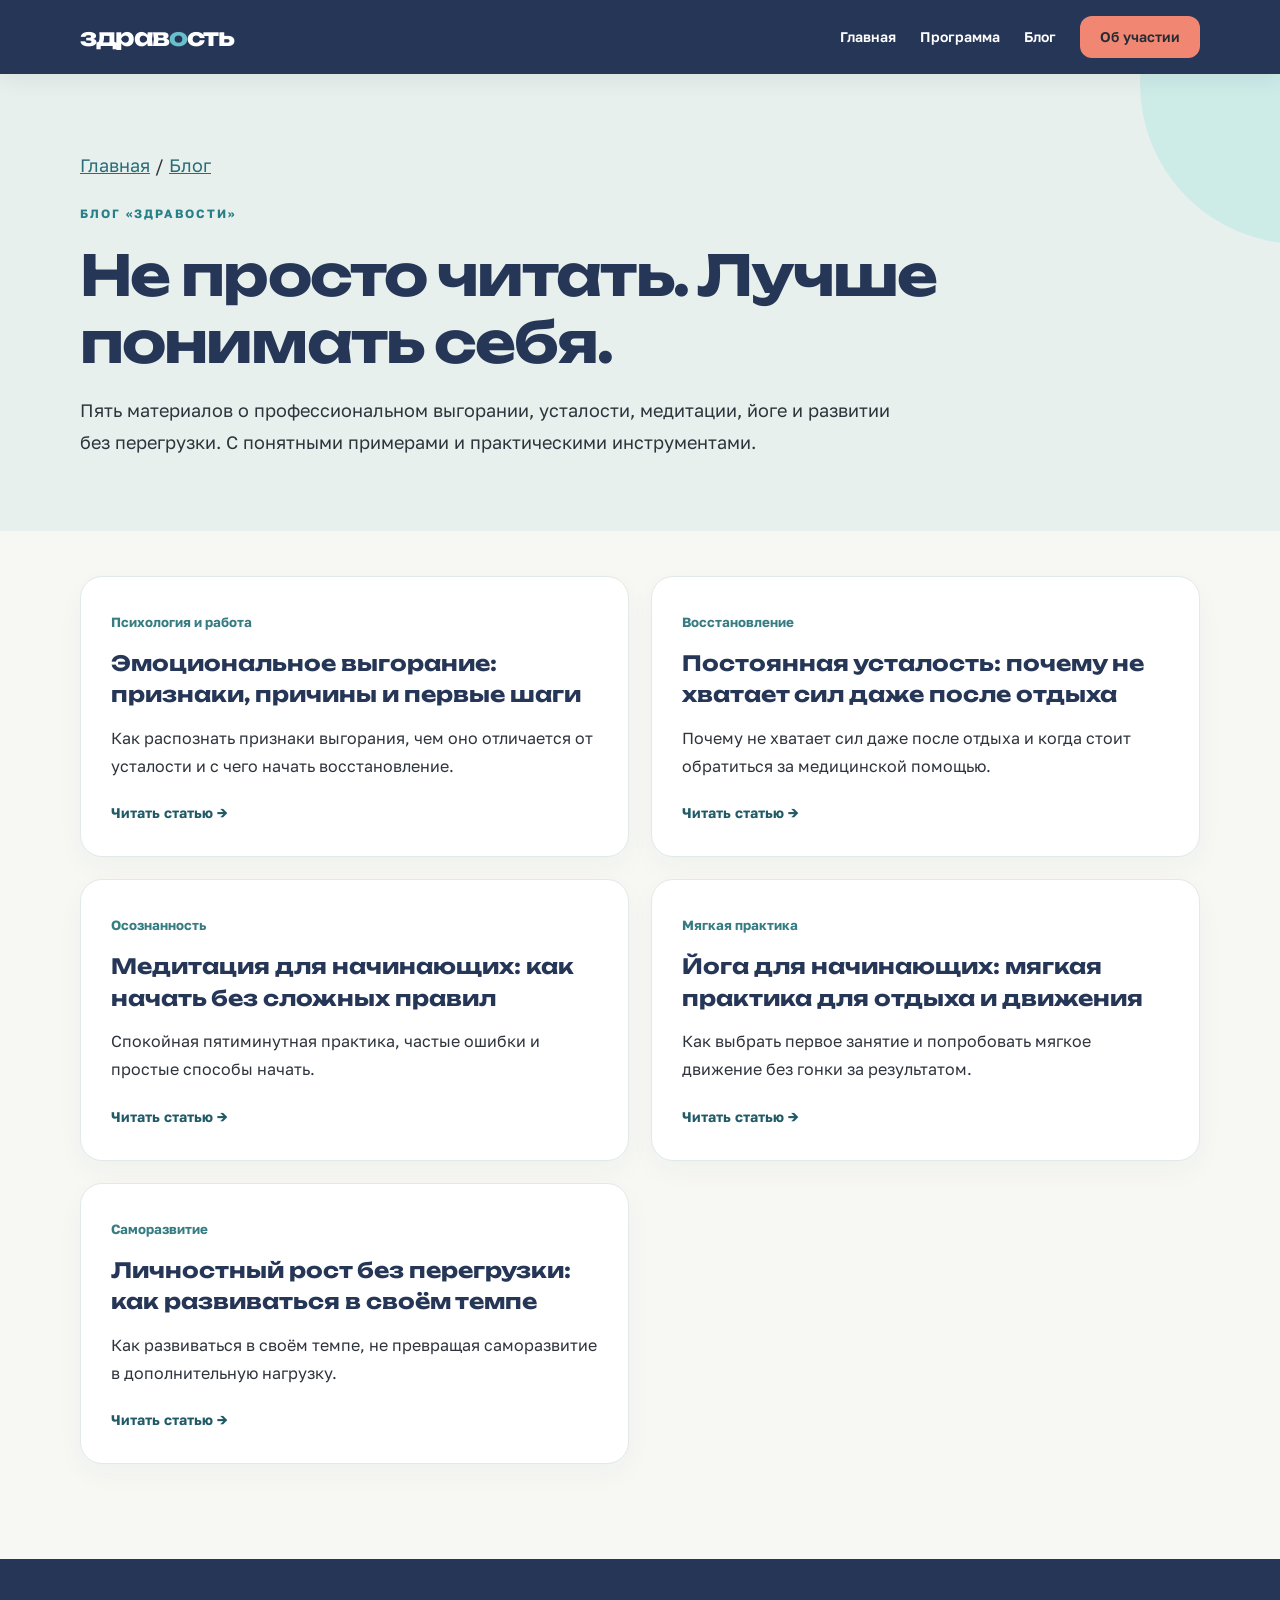
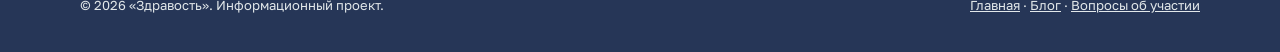
<file: blog/index.html>
<!doctype html>
<html lang="ru"><head>
<link rel="canonical" href="https://ligermun.github.io/zdravost-site/blog/"><meta charset="utf-8"><meta name="viewport" content="width=device-width, initial-scale=1"><meta name="theme-color" content="#263657"><title>Блог о восстановлении, выгорании и отдыхе | Здравость</title><meta name="description" content="Блог «Здравость»: статьи об эмоциональном выгорании, постоянной усталости, медитации, йоге и личностном росте."><meta property="og:title" content="Блог о восстановлении, выгорании и отдыхе | Здравость"><meta property="og:description" content="Блог «Здравость»: статьи об эмоциональном выгорании, постоянной усталости, медитации, йоге и личностном росте."><meta property="og:type" content="article"><link rel="stylesheet" href="../blog.css"><link rel="preconnect" href="https://fonts.googleapis.com"><link href="https://fonts.googleapis.com/css2?family=Golos+Text:wght@400;500;600;700&family=Unbounded:wght@500;600;700&display=swap" rel="stylesheet"><link rel="icon" href="data:image/svg+xml,%3Csvg xmlns='http://www.w3.org/2000/svg' viewBox='0 0 64 64'%3E%3Crect width='64' height='64' rx='12' fill='%23263657'/%3E%3Ccircle cx='32' cy='32' r='18' fill='none' stroke='%2369BFCB' stroke-width='8'/%3E%3C/svg%3E"></head>
<body class="zb-page"><header class="zb-nav"><div class="zb-container zb-nav-inner"><a class="zb-brand" href="../">здрав<span class="zb-mark">о</span>сть</a><nav class="zb-menu" aria-label="Навигация"><a href="../">Главная</a><a href="../#program">Программа</a><a href="./">Блог</a><a class="zb-btn" href="../#ticket">Об участии</a></nav></div></header>
<section class="zb-hero"><div class="zb-container"><p class="zb-crumbs"><a href="../">Главная</a> / <a href="./">Блог</a></p><div class="zb-kicker">Блог «Здравости»</div><h1>Не просто читать. Лучше понимать себя.</h1><p>Пять материалов о профессиональном выгорании, усталости, медитации, йоге и развитии без перегрузки. С понятными примерами и практическими инструментами.</p></div></section>
<main class="zb-container zb-main"><div class="zb-cards"><a class="zb-card" href="emotsionalnoe-vygoranie/"><small>Психология и работа</small><h2>Эмоциональное выгорание: признаки, причины и первые шаги</h2><p>Как распознать признаки выгорания, чем оно отличается от усталости и с чего начать восстановление.</p><span class="zb-read">Читать статью →</span></a>
<a class="zb-card" href="postoyannaya-ustalost/"><small>Восстановление</small><h2>Постоянная усталость: почему не хватает сил даже после отдыха</h2><p>Почему не хватает сил даже после отдыха и когда стоит обратиться за медицинской помощью.</p><span class="zb-read">Читать статью →</span></a>
<a class="zb-card" href="meditatsiya-dlya-nachinayushchih/"><small>Осознанность</small><h2>Медитация для начинающих: как начать без сложных правил</h2><p>Спокойная пятиминутная практика, частые ошибки и простые способы начать.</p><span class="zb-read">Читать статью →</span></a>
<a class="zb-card" href="yoga-dlya-nachinayushchih/"><small>Мягкая практика</small><h2>Йога для начинающих: мягкая практика для отдыха и движения</h2><p>Как выбрать первое занятие и попробовать мягкое движение без гонки за результатом.</p><span class="zb-read">Читать статью →</span></a>
<a class="zb-card" href="lichnostnyy-rost/"><small>Саморазвитие</small><h2>Личностный рост без перегрузки: как развиваться в своём темпе</h2><p>Как развиваться в своём темпе, не превращая саморазвитие в дополнительную нагрузку.</p><span class="zb-read">Читать статью →</span></a></div></main><footer class="zb-footer"><div class="zb-container"><span>© 2026 «Здравость». Информационный проект.</span><span><a href="../">Главная</a> · <a href="./">Блог</a> · <a href="../#faq">Вопросы об участии</a></span></div></footer></body></html>
</file>
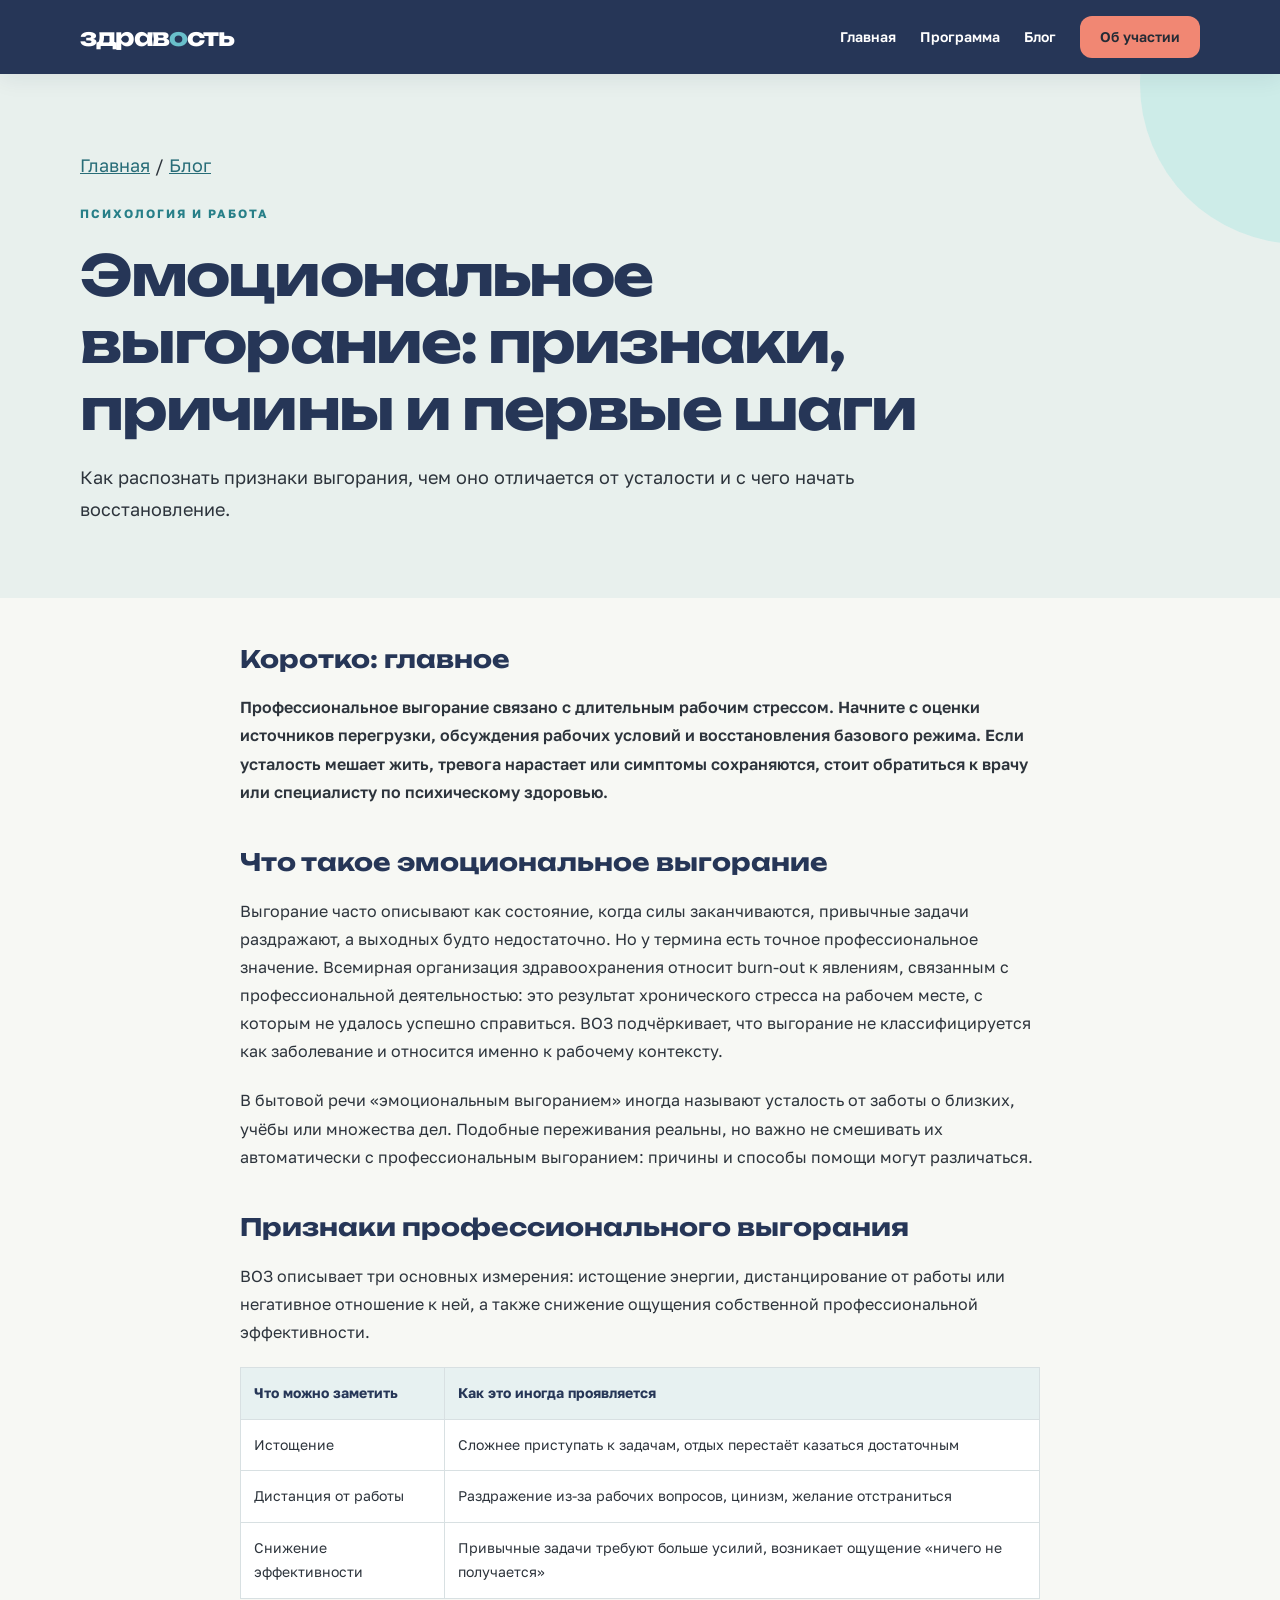
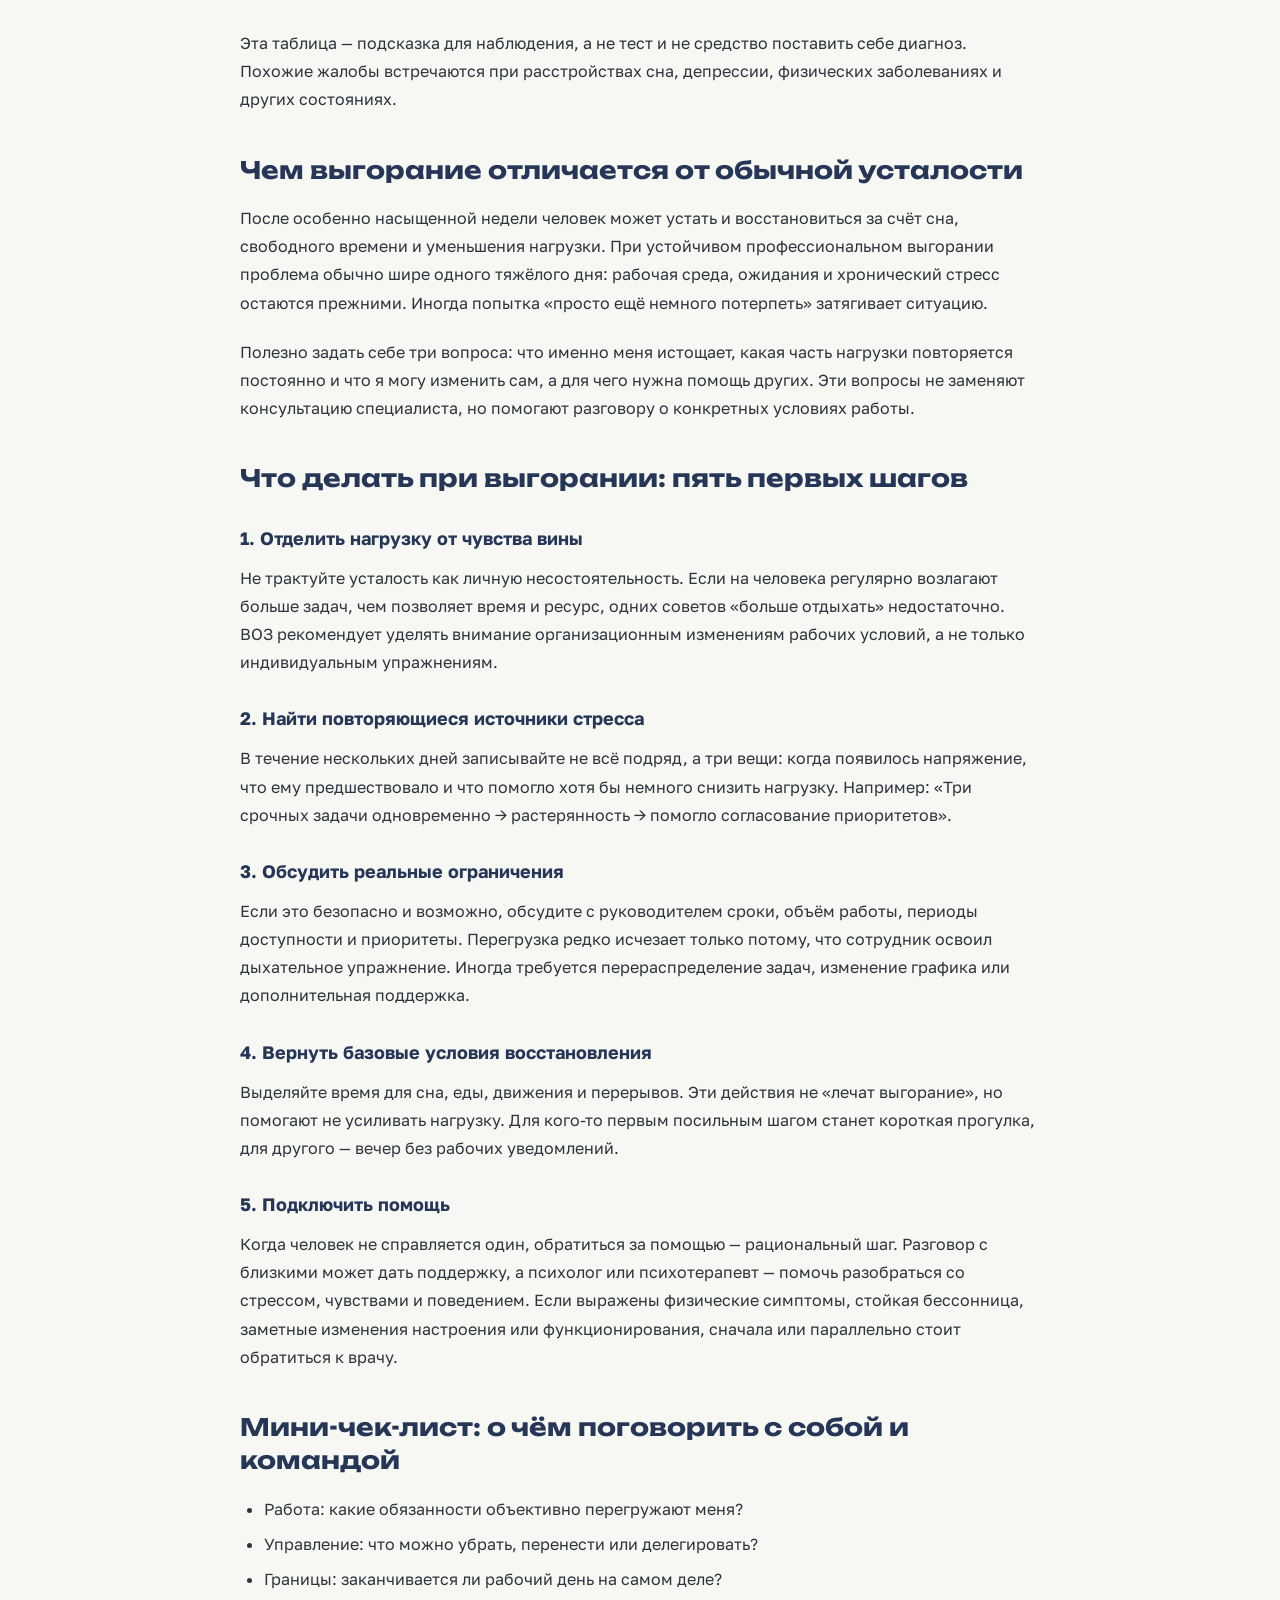
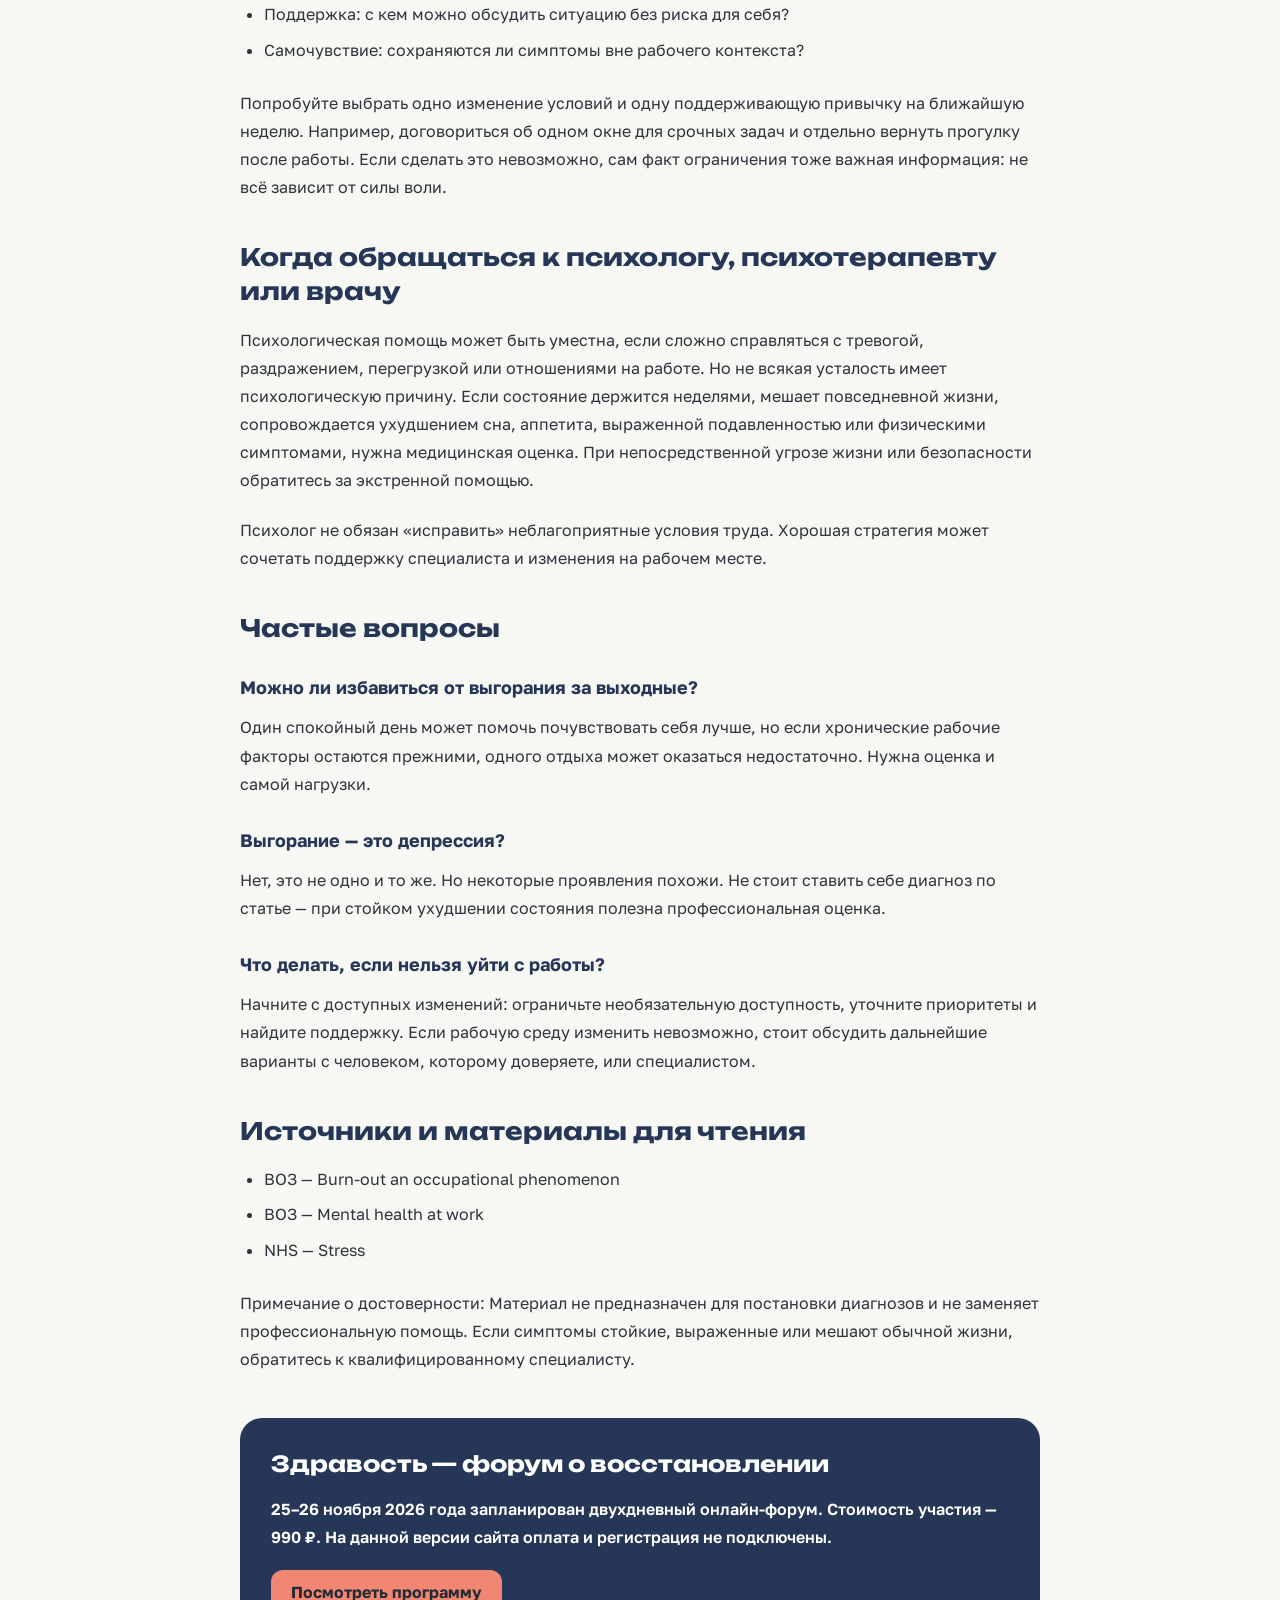
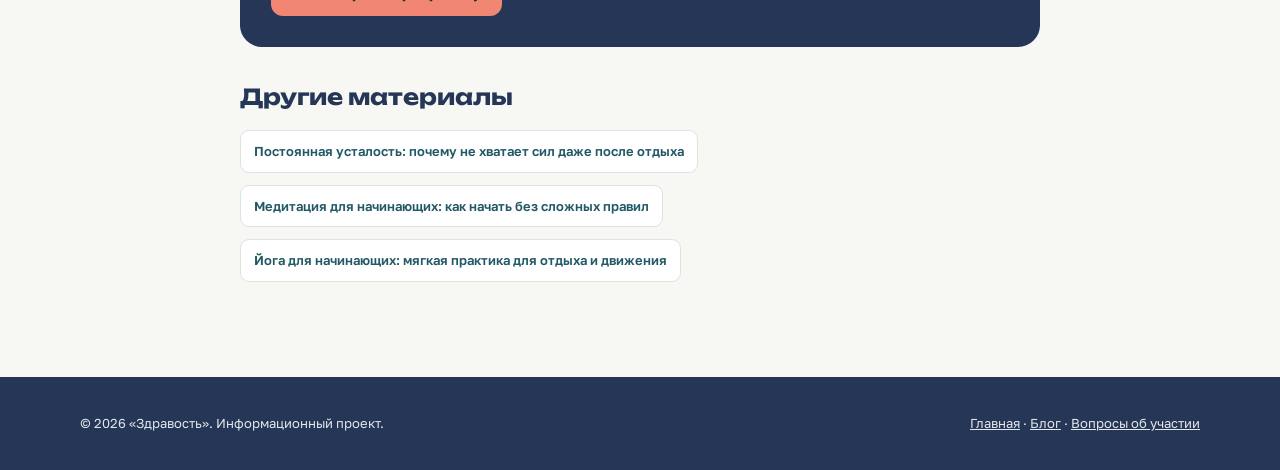
<file: blog/emotsionalnoe-vygoranie/index.html>
<!doctype html>
<html lang="ru"><head>
<link rel="canonical" href="https://ligermun.github.io/zdravost-site/blog/emotsionalnoe-vygoranie/"><meta charset="utf-8"><meta name="viewport" content="width=device-width, initial-scale=1"><meta name="theme-color" content="#263657"><title>Эмоциональное выгорание: признаки и что делать | Здравость</title><meta name="description" content="Как распознать профессиональное выгорание, отличить его от усталости и начать восстановление. Чек-лист признаков, способы снизить нагрузку и помощь специалиста."><meta property="og:title" content="Эмоциональное выгорание: признаки и что делать | Здравость"><meta property="og:description" content="Как распознать профессиональное выгорание, отличить его от усталости и начать восстановление. Чек-лист признаков, способы снизить нагрузку и помощь специалиста."><meta property="og:type" content="article"><link rel="stylesheet" href="../../blog.css"><link rel="preconnect" href="https://fonts.googleapis.com"><link href="https://fonts.googleapis.com/css2?family=Golos+Text:wght@400;500;600;700&family=Unbounded:wght@500;600;700&display=swap" rel="stylesheet"><link rel="icon" href="data:image/svg+xml,%3Csvg xmlns='http://www.w3.org/2000/svg' viewBox='0 0 64 64'%3E%3Crect width='64' height='64' rx='12' fill='%23263657'/%3E%3Ccircle cx='32' cy='32' r='18' fill='none' stroke='%2369BFCB' stroke-width='8'/%3E%3C/svg%3E"></head>
<body class="zb-page"><header class="zb-nav"><div class="zb-container zb-nav-inner"><a class="zb-brand" href="../../">здрав<span class="zb-mark">о</span>сть</a><nav class="zb-menu" aria-label="Навигация"><a href="../../">Главная</a><a href="../../#program">Программа</a><a href="../">Блог</a><a class="zb-btn" href="../../#ticket">Об участии</a></nav></div></header>
<section class="zb-hero"><div class="zb-container"><p class="zb-crumbs"><a href="../../">Главная</a> / <a href="../">Блог</a></p><div class="zb-kicker">Психология и работа</div><h1>Эмоциональное выгорание: признаки, причины и первые шаги</h1><p>Как распознать признаки выгорания, чем оно отличается от усталости и с чего начать восстановление.</p></div></section>
<main class="zb-container zb-main"><article class="zb-article"><h2>Коротко: главное</h2>
<p>Профессиональное выгорание связано с длительным рабочим стрессом. Начните с оценки источников перегрузки, обсуждения рабочих условий и восстановления базового режима. Если усталость мешает жить, тревога нарастает или симптомы сохраняются, стоит обратиться к врачу или специалисту по психическому здоровью.</p>
<h2>Что такое эмоциональное выгорание</h2>
<p>Выгорание часто описывают как состояние, когда силы заканчиваются, привычные задачи раздражают, а выходных будто недостаточно. Но у термина есть точное профессиональное значение. Всемирная организация здравоохранения относит burn-out к явлениям, связанным с профессиональной деятельностью: это результат хронического стресса на рабочем месте, с которым не удалось успешно справиться. ВОЗ подчёркивает, что выгорание не классифицируется как заболевание и относится именно к рабочему контексту.</p>
<p>В бытовой речи «эмоциональным выгоранием» иногда называют усталость от заботы о близких, учёбы или множества дел. Подобные переживания реальны, но важно не смешивать их автоматически с профессиональным выгоранием: причины и способы помощи могут различаться.</p>
<h2>Признаки профессионального выгорания</h2>
<p>ВОЗ описывает три основных измерения: истощение энергии, дистанцирование от работы или негативное отношение к ней, а также снижение ощущения собственной профессиональной эффективности.</p>
<div class="table-scroll"><table><tr><th>Что можно заметить</th><th>Как это иногда проявляется</th></tr>
<tr><td>Истощение</td><td>Сложнее приступать к задачам, отдых перестаёт казаться достаточным</td></tr>
<tr><td>Дистанция от работы</td><td>Раздражение из-за рабочих вопросов, цинизм, желание отстраниться</td></tr>
<tr><td>Снижение эффективности</td><td>Привычные задачи требуют больше усилий, возникает ощущение «ничего не получается»</td></tr></table></div>
<p>Эта таблица — подсказка для наблюдения, а не тест и не средство поставить себе диагноз. Похожие жалобы встречаются при расстройствах сна, депрессии, физических заболеваниях и других состояниях.</p>
<h2>Чем выгорание отличается от обычной усталости</h2>
<p>После особенно насыщенной недели человек может устать и восстановиться за счёт сна, свободного времени и уменьшения нагрузки. При устойчивом профессиональном выгорании проблема обычно шире одного тяжёлого дня: рабочая среда, ожидания и хронический стресс остаются прежними. Иногда попытка «просто ещё немного потерпеть» затягивает ситуацию.</p>
<p>Полезно задать себе три вопроса: что именно меня истощает, какая часть нагрузки повторяется постоянно и что я могу изменить сам, а для чего нужна помощь других. Эти вопросы не заменяют консультацию специалиста, но помогают разговору о конкретных условиях работы.</p>
<h2>Что делать при выгорании: пять первых шагов</h2>
<h3>1. Отделить нагрузку от чувства вины</h3>
<p>Не трактуйте усталость как личную несостоятельность. Если на человека регулярно возлагают больше задач, чем позволяет время и ресурс, одних советов «больше отдыхать» недостаточно. ВОЗ рекомендует уделять внимание организационным изменениям рабочих условий, а не только индивидуальным упражнениям.</p>
<h3>2. Найти повторяющиеся источники стресса</h3>
<p>В течение нескольких дней записывайте не всё подряд, а три вещи: когда появилось напряжение, что ему предшествовало и что помогло хотя бы немного снизить нагрузку. Например: «Три срочных задачи одновременно → растерянность → помогло согласование приоритетов».</p>
<h3>3. Обсудить реальные ограничения</h3>
<p>Если это безопасно и возможно, обсудите с руководителем сроки, объём работы, периоды доступности и приоритеты. Перегрузка редко исчезает только потому, что сотрудник освоил дыхательное упражнение. Иногда требуется перераспределение задач, изменение графика или дополнительная поддержка.</p>
<h3>4. Вернуть базовые условия восстановления</h3>
<p>Выделяйте время для сна, еды, движения и перерывов. Эти действия не «лечат выгорание», но помогают не усиливать нагрузку. Для кого-то первым посильным шагом станет короткая прогулка, для другого — вечер без рабочих уведомлений.</p>
<h3>5. Подключить помощь</h3>
<p>Когда человек не справляется один, обратиться за помощью — рациональный шаг. Разговор с близкими может дать поддержку, а психолог или психотерапевт — помочь разобраться со стрессом, чувствами и поведением. Если выражены физические симптомы, стойкая бессонница, заметные изменения настроения или функционирования, сначала или параллельно стоит обратиться к врачу.</p>
<h2>Мини-чек-лист: о чём поговорить с собой и командой</h2>
<ul>
<li>Работа: какие обязанности объективно перегружают меня?</li>
<li>Управление: что можно убрать, перенести или делегировать?</li>
<li>Границы: заканчивается ли рабочий день на самом деле?</li>
<li>Поддержка: с кем можно обсудить ситуацию без риска для себя?</li>
<li>Самочувствие: сохраняются ли симптомы вне рабочего контекста?</li>
</ul>
<p>Попробуйте выбрать одно изменение условий и одну поддерживающую привычку на ближайшую неделю. Например, договориться об одном окне для срочных задач и отдельно вернуть прогулку после работы. Если сделать это невозможно, сам факт ограничения тоже важная информация: не всё зависит от силы воли.</p>
<h2>Когда обращаться к психологу, психотерапевту или врачу</h2>
<p>Психологическая помощь может быть уместна, если сложно справляться с тревогой, раздражением, перегрузкой или отношениями на работе. Но не всякая усталость имеет психологическую причину. Если состояние держится неделями, мешает повседневной жизни, сопровождается ухудшением сна, аппетита, выраженной подавленностью или физическими симптомами, нужна медицинская оценка. При непосредственной угрозе жизни или безопасности обратитесь за экстренной помощью.</p>
<p>Психолог не обязан «исправить» неблагоприятные условия труда. Хорошая стратегия может сочетать поддержку специалиста и изменения на рабочем месте.</p>
<h2>Частые вопросы</h2>
<h3>Можно ли избавиться от выгорания за выходные?</h3>
<p>Один спокойный день может помочь почувствовать себя лучше, но если хронические рабочие факторы остаются прежними, одного отдыха может оказаться недостаточно. Нужна оценка и самой нагрузки.</p>
<h3>Выгорание — это депрессия?</h3>
<p>Нет, это не одно и то же. Но некоторые проявления похожи. Не стоит ставить себе диагноз по статье — при стойком ухудшении состояния полезна профессиональная оценка.</p>
<h3>Что делать, если нельзя уйти с работы?</h3>
<p>Начните с доступных изменений: ограничьте необязательную доступность, уточните приоритеты и найдите поддержку. Если рабочую среду изменить невозможно, стоит обсудить дальнейшие варианты с человеком, которому доверяете, или специалистом.</p>
<h2>Источники и материалы для чтения</h2>
<ul>
<li>ВОЗ — Burn-out an occupational phenomenon</li>
<li>ВОЗ — Mental health at work</li>
<li>NHS — Stress</li>
</ul>
<p>Примечание о достоверности: Материал не предназначен для постановки диагнозов и не заменяет профессиональную помощь. Если симптомы стойкие, выраженные или мешают обычной жизни, обратитесь к квалифицированному специалисту.</p>
<div class="zb-cta"><h2>Здравость — форум о восстановлении</h2><p>25–26 ноября 2026 года запланирован двухдневный онлайн-форум. Стоимость участия — 990 ₽. На данной версии сайта оплата и регистрация не подключены.</p><a class="zb-btn" href="../../#program">Посмотреть программу</a></div>
<div class="zb-more"><h2>Другие материалы</h2><div class="zb-link-row"><a href="../postoyannaya-ustalost/">Постоянная усталость: почему не хватает сил даже после отдыха</a><a href="../meditatsiya-dlya-nachinayushchih/">Медитация для начинающих: как начать без сложных правил</a><a href="../yoga-dlya-nachinayushchih/">Йога для начинающих: мягкая практика для отдыха и движения</a></div></div></article></main><footer class="zb-footer"><div class="zb-container"><span>© 2026 «Здравость». Информационный проект.</span><span><a href="../../">Главная</a> · <a href="../">Блог</a> · <a href="../../#faq">Вопросы об участии</a></span></div></footer></body></html>
</file>
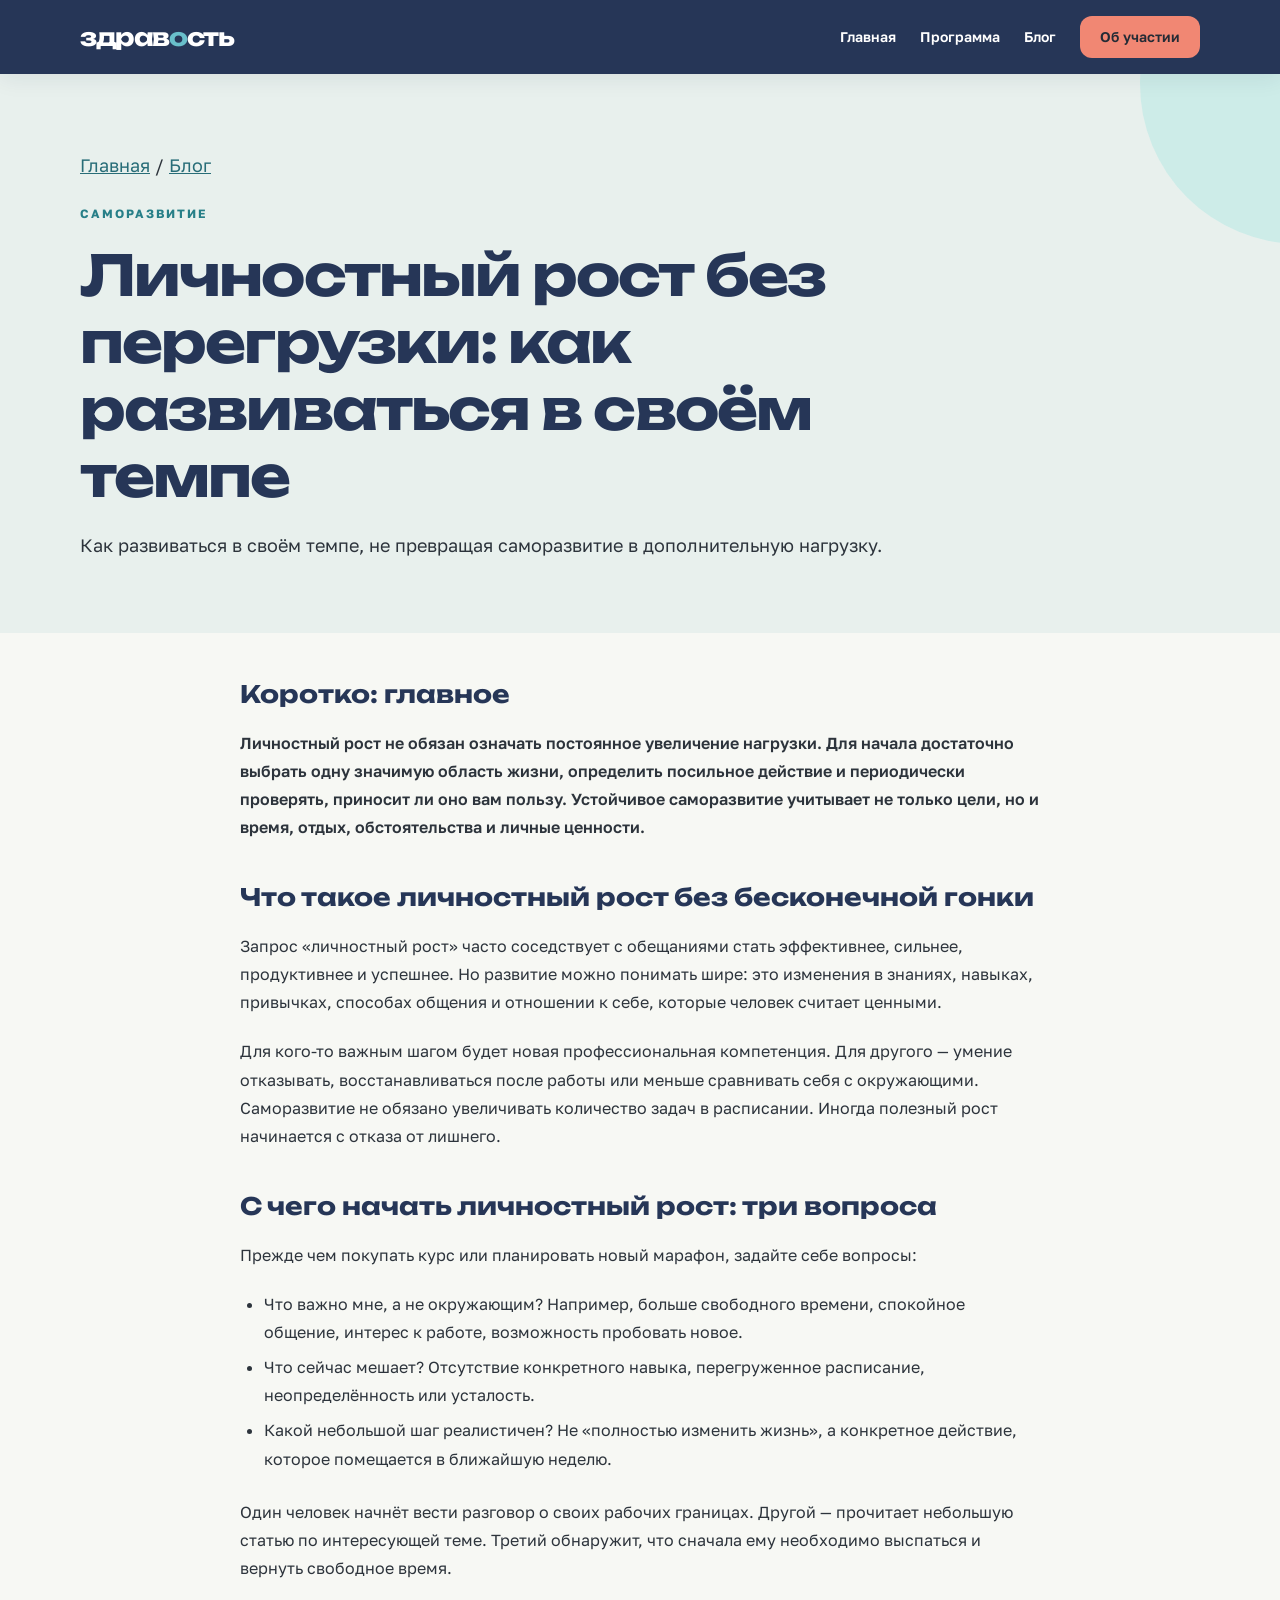
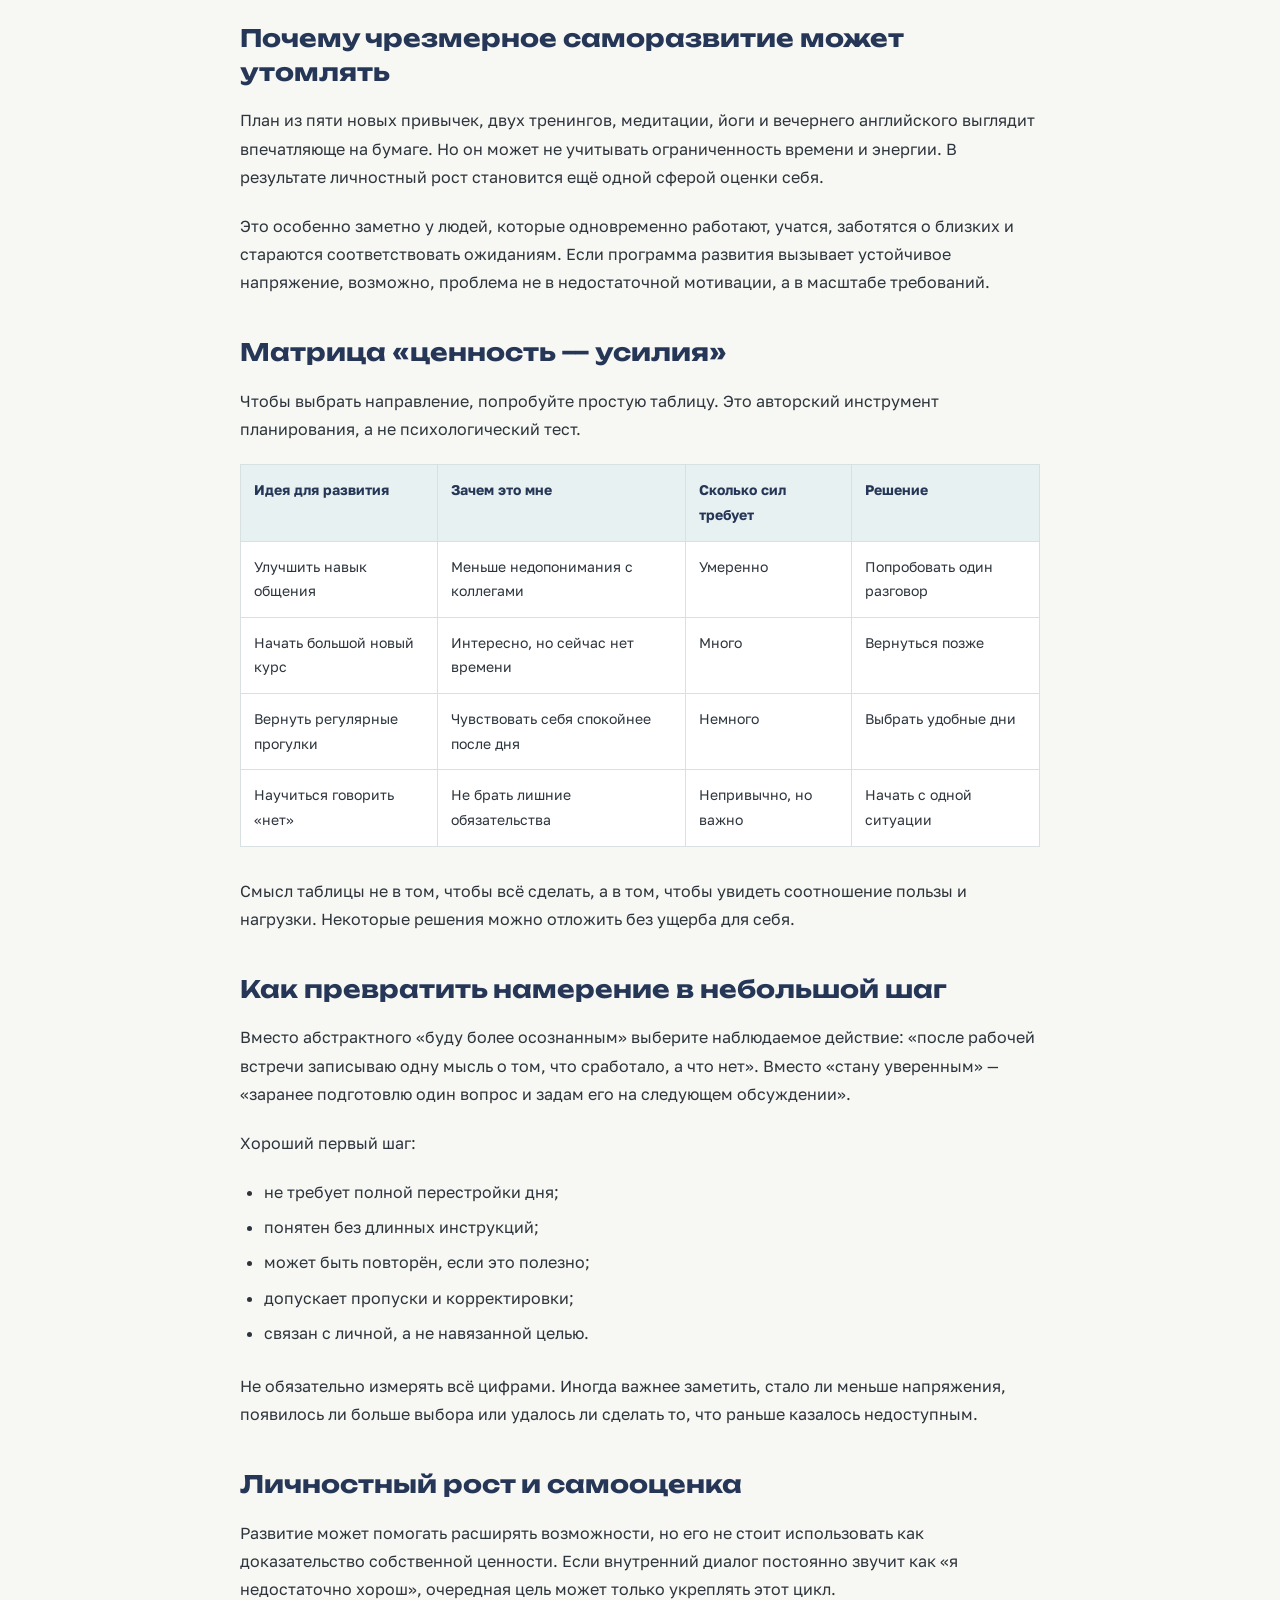
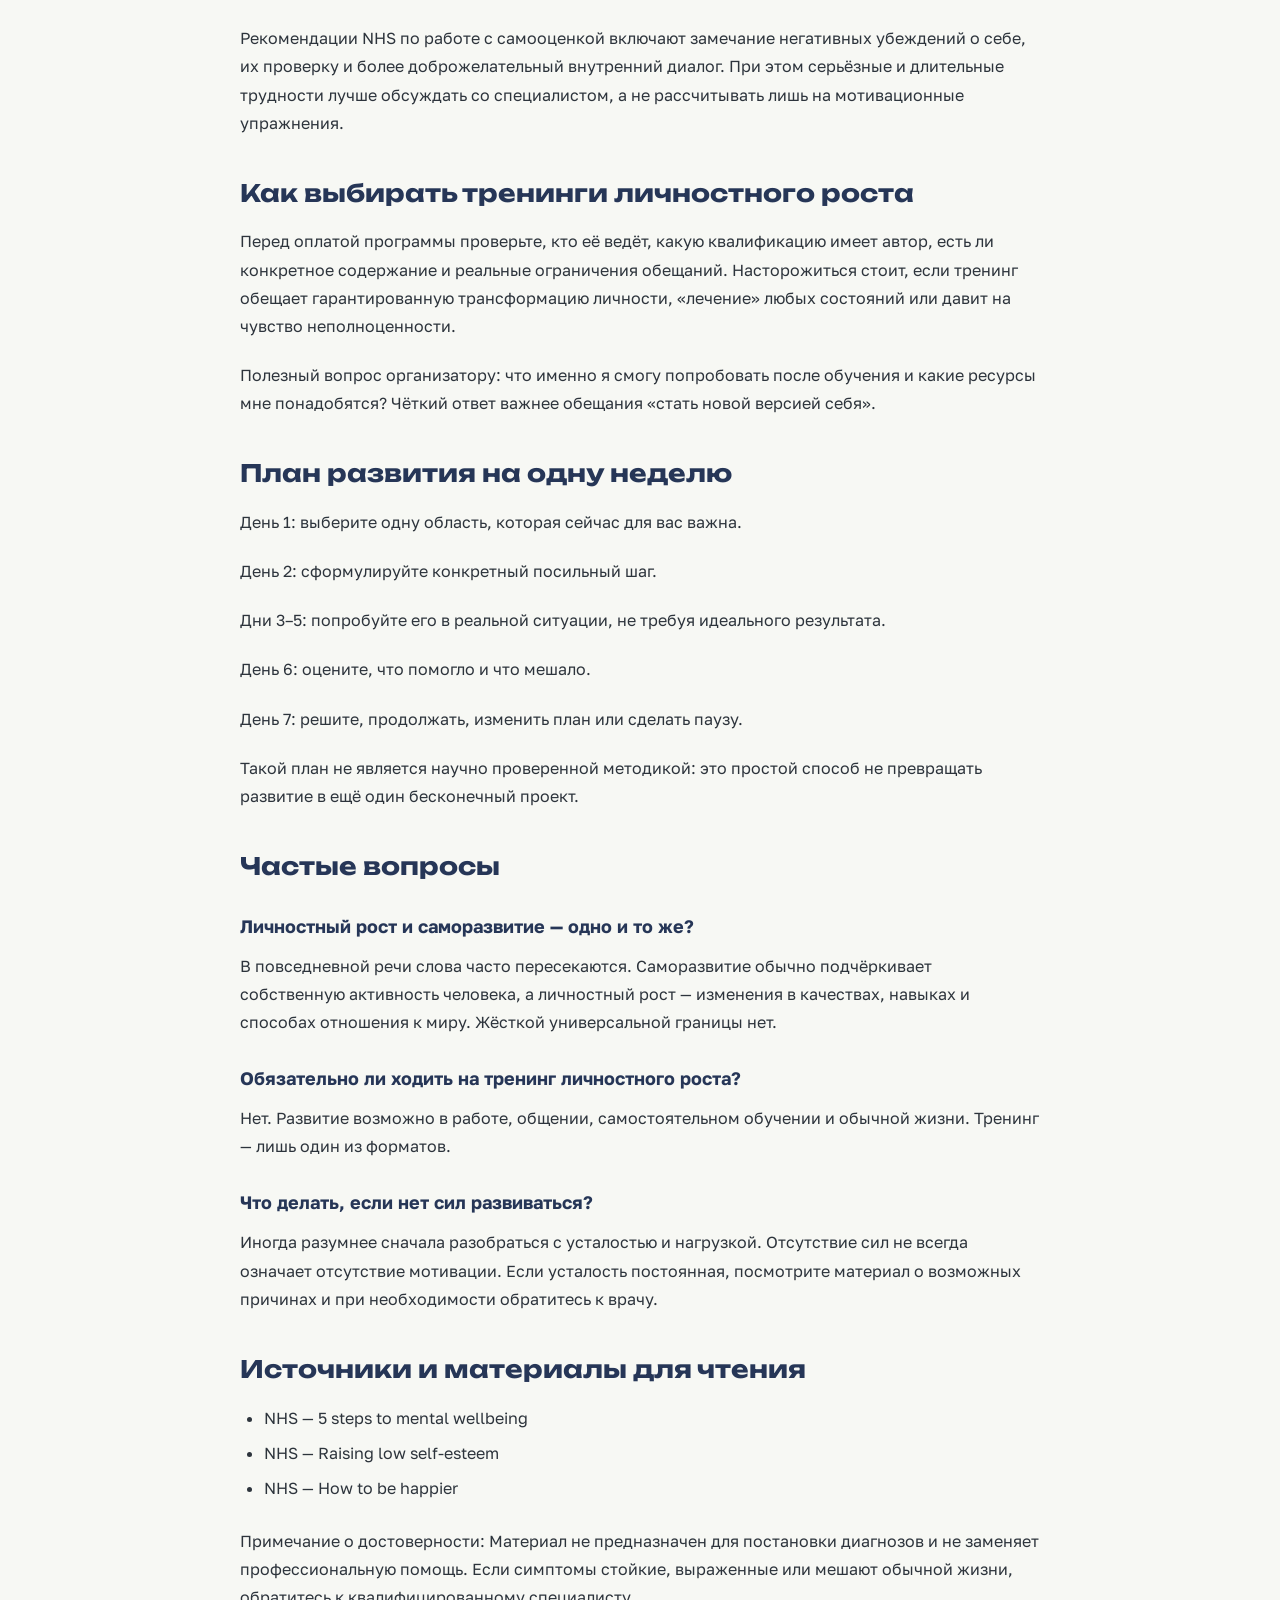
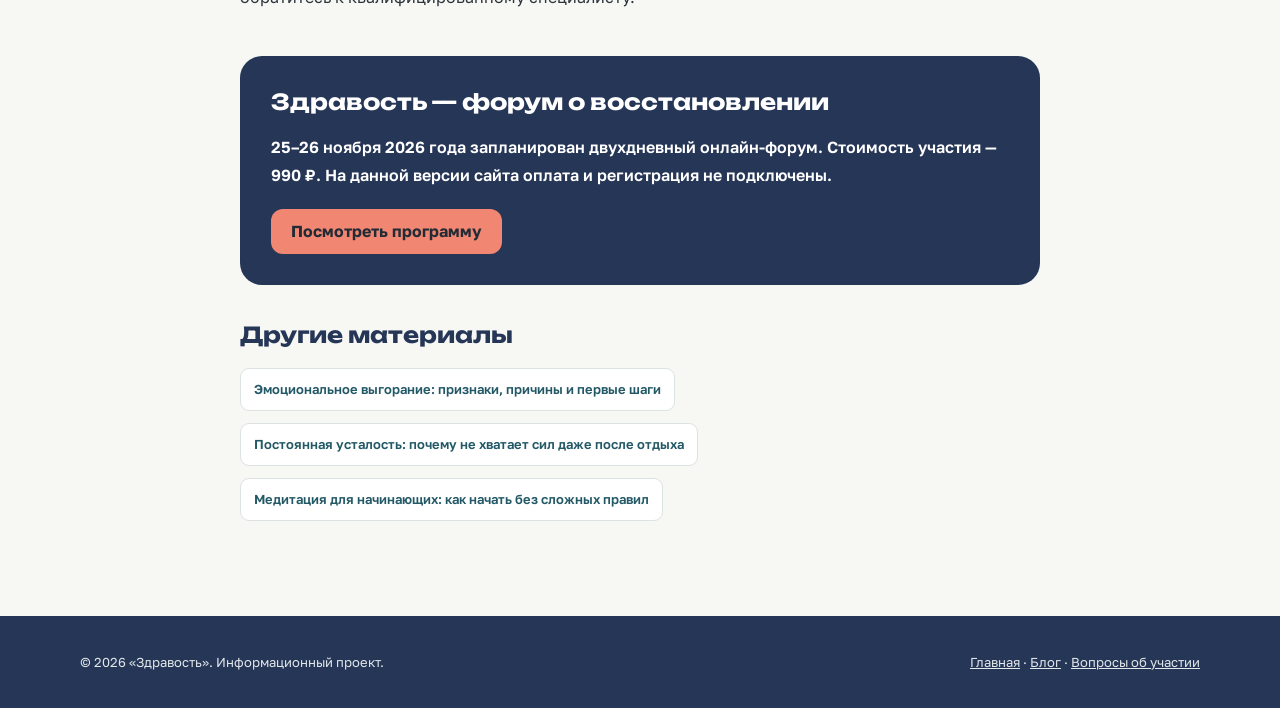
<file: blog/lichnostnyy-rost/index.html>
<!doctype html>
<html lang="ru"><head>
<link rel="canonical" href="https://ligermun.github.io/zdravost-site/blog/lichnostnyy-rost/"><meta charset="utf-8"><meta name="viewport" content="width=device-width, initial-scale=1"><meta name="theme-color" content="#263657"><title>Личностный рост без выгорания: с чего начать | Здравость</title><meta name="description" content="Личностный рост и саморазвитие без бесконечного списка целей. Как выбрать важное направление, поставить посильный шаг и не превращать развитие в перегрузку."><meta property="og:title" content="Личностный рост без выгорания: с чего начать | Здравость"><meta property="og:description" content="Личностный рост и саморазвитие без бесконечного списка целей. Как выбрать важное направление, поставить посильный шаг и не превращать развитие в перегрузку."><meta property="og:type" content="article"><link rel="stylesheet" href="../../blog.css"><link rel="preconnect" href="https://fonts.googleapis.com"><link href="https://fonts.googleapis.com/css2?family=Golos+Text:wght@400;500;600;700&family=Unbounded:wght@500;600;700&display=swap" rel="stylesheet"><link rel="icon" href="data:image/svg+xml,%3Csvg xmlns='http://www.w3.org/2000/svg' viewBox='0 0 64 64'%3E%3Crect width='64' height='64' rx='12' fill='%23263657'/%3E%3Ccircle cx='32' cy='32' r='18' fill='none' stroke='%2369BFCB' stroke-width='8'/%3E%3C/svg%3E"></head>
<body class="zb-page"><header class="zb-nav"><div class="zb-container zb-nav-inner"><a class="zb-brand" href="../../">здрав<span class="zb-mark">о</span>сть</a><nav class="zb-menu" aria-label="Навигация"><a href="../../">Главная</a><a href="../../#program">Программа</a><a href="../">Блог</a><a class="zb-btn" href="../../#ticket">Об участии</a></nav></div></header>
<section class="zb-hero"><div class="zb-container"><p class="zb-crumbs"><a href="../../">Главная</a> / <a href="../">Блог</a></p><div class="zb-kicker">Саморазвитие</div><h1>Личностный рост без перегрузки: как развиваться в своём темпе</h1><p>Как развиваться в своём темпе, не превращая саморазвитие в дополнительную нагрузку.</p></div></section>
<main class="zb-container zb-main"><article class="zb-article"><h2>Коротко: главное</h2>
<p>Личностный рост не обязан означать постоянное увеличение нагрузки. Для начала достаточно выбрать одну значимую область жизни, определить посильное действие и периодически проверять, приносит ли оно вам пользу. Устойчивое саморазвитие учитывает не только цели, но и время, отдых, обстоятельства и личные ценности.</p>
<h2>Что такое личностный рост без бесконечной гонки</h2>
<p>Запрос «личностный рост» часто соседствует с обещаниями стать эффективнее, сильнее, продуктивнее и успешнее. Но развитие можно понимать шире: это изменения в знаниях, навыках, привычках, способах общения и отношении к себе, которые человек считает ценными.</p>
<p>Для кого-то важным шагом будет новая профессиональная компетенция. Для другого — умение отказывать, восстанавливаться после работы или меньше сравнивать себя с окружающими. Саморазвитие не обязано увеличивать количество задач в расписании. Иногда полезный рост начинается с отказа от лишнего.</p>
<h2>С чего начать личностный рост: три вопроса</h2>
<p>Прежде чем покупать курс или планировать новый марафон, задайте себе вопросы:</p>
<ul>
<li>Что важно мне, а не окружающим? Например, больше свободного времени, спокойное общение, интерес к работе, возможность пробовать новое.</li>
<li>Что сейчас мешает? Отсутствие конкретного навыка, перегруженное расписание, неопределённость или усталость.</li>
<li>Какой небольшой шаг реалистичен? Не «полностью изменить жизнь», а конкретное действие, которое помещается в ближайшую неделю.</li>
</ul>
<p>Один человек начнёт вести разговор о своих рабочих границах. Другой — прочитает небольшую статью по интересующей теме. Третий обнаружит, что сначала ему необходимо выспаться и вернуть свободное время.</p>
<h2>Почему чрезмерное саморазвитие может утомлять</h2>
<p>План из пяти новых привычек, двух тренингов, медитации, йоги и вечернего английского выглядит впечатляюще на бумаге. Но он может не учитывать ограниченность времени и энергии. В результате личностный рост становится ещё одной сферой оценки себя.</p>
<p>Это особенно заметно у людей, которые одновременно работают, учатся, заботятся о близких и стараются соответствовать ожиданиям. Если программа развития вызывает устойчивое напряжение, возможно, проблема не в недостаточной мотивации, а в масштабе требований.</p>
<h2>Матрица «ценность — усилия»</h2>
<p>Чтобы выбрать направление, попробуйте простую таблицу. Это авторский инструмент планирования, а не психологический тест.</p>
<div class="table-scroll"><table><tr><th>Идея для развития</th><th>Зачем это мне</th><th>Сколько сил требует</th><th>Решение</th></tr>
<tr><td>Улучшить навык общения</td><td>Меньше недопонимания с коллегами</td><td>Умеренно</td><td>Попробовать один разговор</td></tr>
<tr><td>Начать большой новый курс</td><td>Интересно, но сейчас нет времени</td><td>Много</td><td>Вернуться позже</td></tr>
<tr><td>Вернуть регулярные прогулки</td><td>Чувствовать себя спокойнее после дня</td><td>Немного</td><td>Выбрать удобные дни</td></tr>
<tr><td>Научиться говорить «нет»</td><td>Не брать лишние обязательства</td><td>Непривычно, но важно</td><td>Начать с одной ситуации</td></tr></table></div>
<p>Смысл таблицы не в том, чтобы всё сделать, а в том, чтобы увидеть соотношение пользы и нагрузки. Некоторые решения можно отложить без ущерба для себя.</p>
<h2>Как превратить намерение в небольшой шаг</h2>
<p>Вместо абстрактного «буду более осознанным» выберите наблюдаемое действие: «после рабочей встречи записываю одну мысль о том, что сработало, а что нет». Вместо «стану уверенным» — «заранее подготовлю один вопрос и задам его на следующем обсуждении».</p>
<p>Хороший первый шаг:</p>
<ul>
<li>не требует полной перестройки дня;</li>
<li>понятен без длинных инструкций;</li>
<li>может быть повторён, если это полезно;</li>
<li>допускает пропуски и корректировки;</li>
<li>связан с личной, а не навязанной целью.</li>
</ul>
<p>Не обязательно измерять всё цифрами. Иногда важнее заметить, стало ли меньше напряжения, появилось ли больше выбора или удалось ли сделать то, что раньше казалось недоступным.</p>
<h2>Личностный рост и самооценка</h2>
<p>Развитие может помогать расширять возможности, но его не стоит использовать как доказательство собственной ценности. Если внутренний диалог постоянно звучит как «я недостаточно хорош», очередная цель может только укреплять этот цикл.</p>
<p>Рекомендации NHS по работе с самооценкой включают замечание негативных убеждений о себе, их проверку и более доброжелательный внутренний диалог. При этом серьёзные и длительные трудности лучше обсуждать со специалистом, а не рассчитывать лишь на мотивационные упражнения.</p>
<h2>Как выбирать тренинги личностного роста</h2>
<p>Перед оплатой программы проверьте, кто её ведёт, какую квалификацию имеет автор, есть ли конкретное содержание и реальные ограничения обещаний. Насторожиться стоит, если тренинг обещает гарантированную трансформацию личности, «лечение» любых состояний или давит на чувство неполноценности.</p>
<p>Полезный вопрос организатору: что именно я смогу попробовать после обучения и какие ресурсы мне понадобятся? Чёткий ответ важнее обещания «стать новой версией себя».</p>
<h2>План развития на одну неделю</h2>
<p>День 1: выберите одну область, которая сейчас для вас важна.</p>
<p>День 2: сформулируйте конкретный посильный шаг.</p>
<p>Дни 3–5: попробуйте его в реальной ситуации, не требуя идеального результата.</p>
<p>День 6: оцените, что помогло и что мешало.</p>
<p>День 7: решите, продолжать, изменить план или сделать паузу.</p>
<p>Такой план не является научно проверенной методикой: это простой способ не превращать развитие в ещё один бесконечный проект.</p>
<h2>Частые вопросы</h2>
<h3>Личностный рост и саморазвитие — одно и то же?</h3>
<p>В повседневной речи слова часто пересекаются. Саморазвитие обычно подчёркивает собственную активность человека, а личностный рост — изменения в качествах, навыках и способах отношения к миру. Жёсткой универсальной границы нет.</p>
<h3>Обязательно ли ходить на тренинг личностного роста?</h3>
<p>Нет. Развитие возможно в работе, общении, самостоятельном обучении и обычной жизни. Тренинг — лишь один из форматов.</p>
<h3>Что делать, если нет сил развиваться?</h3>
<p>Иногда разумнее сначала разобраться с усталостью и нагрузкой. Отсутствие сил не всегда означает отсутствие мотивации. Если усталость постоянная, посмотрите материал о возможных причинах и при необходимости обратитесь к врачу.</p>
<h2>Источники и материалы для чтения</h2>
<ul>
<li>NHS — 5 steps to mental wellbeing</li>
<li>NHS — Raising low self-esteem</li>
<li>NHS — How to be happier</li>
</ul>
<p>Примечание о достоверности: Материал не предназначен для постановки диагнозов и не заменяет профессиональную помощь. Если симптомы стойкие, выраженные или мешают обычной жизни, обратитесь к квалифицированному специалисту.</p>
<div class="zb-cta"><h2>Здравость — форум о восстановлении</h2><p>25–26 ноября 2026 года запланирован двухдневный онлайн-форум. Стоимость участия — 990 ₽. На данной версии сайта оплата и регистрация не подключены.</p><a class="zb-btn" href="../../#program">Посмотреть программу</a></div>
<div class="zb-more"><h2>Другие материалы</h2><div class="zb-link-row"><a href="../emotsionalnoe-vygoranie/">Эмоциональное выгорание: признаки, причины и первые шаги</a><a href="../postoyannaya-ustalost/">Постоянная усталость: почему не хватает сил даже после отдыха</a><a href="../meditatsiya-dlya-nachinayushchih/">Медитация для начинающих: как начать без сложных правил</a></div></div></article></main><footer class="zb-footer"><div class="zb-container"><span>© 2026 «Здравость». Информационный проект.</span><span><a href="../../">Главная</a> · <a href="../">Блог</a> · <a href="../../#faq">Вопросы об участии</a></span></div></footer></body></html>
</file>
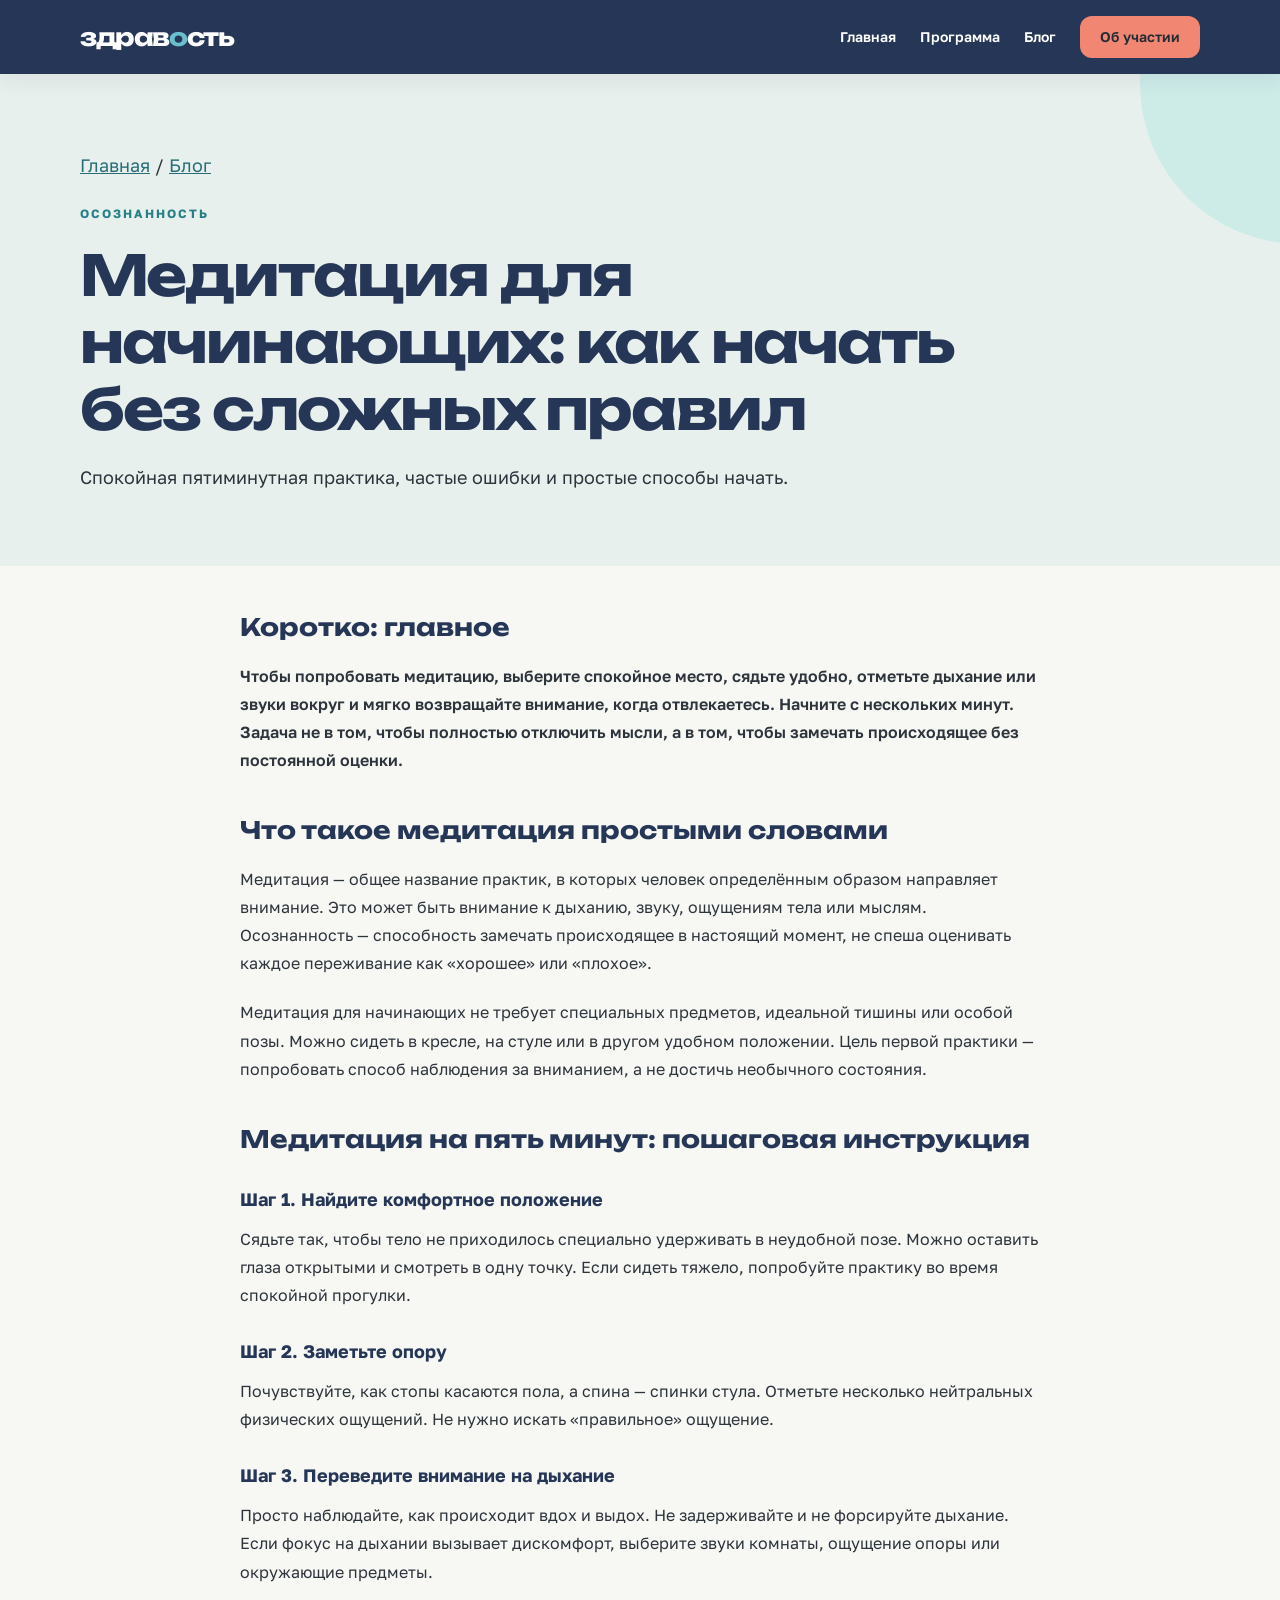
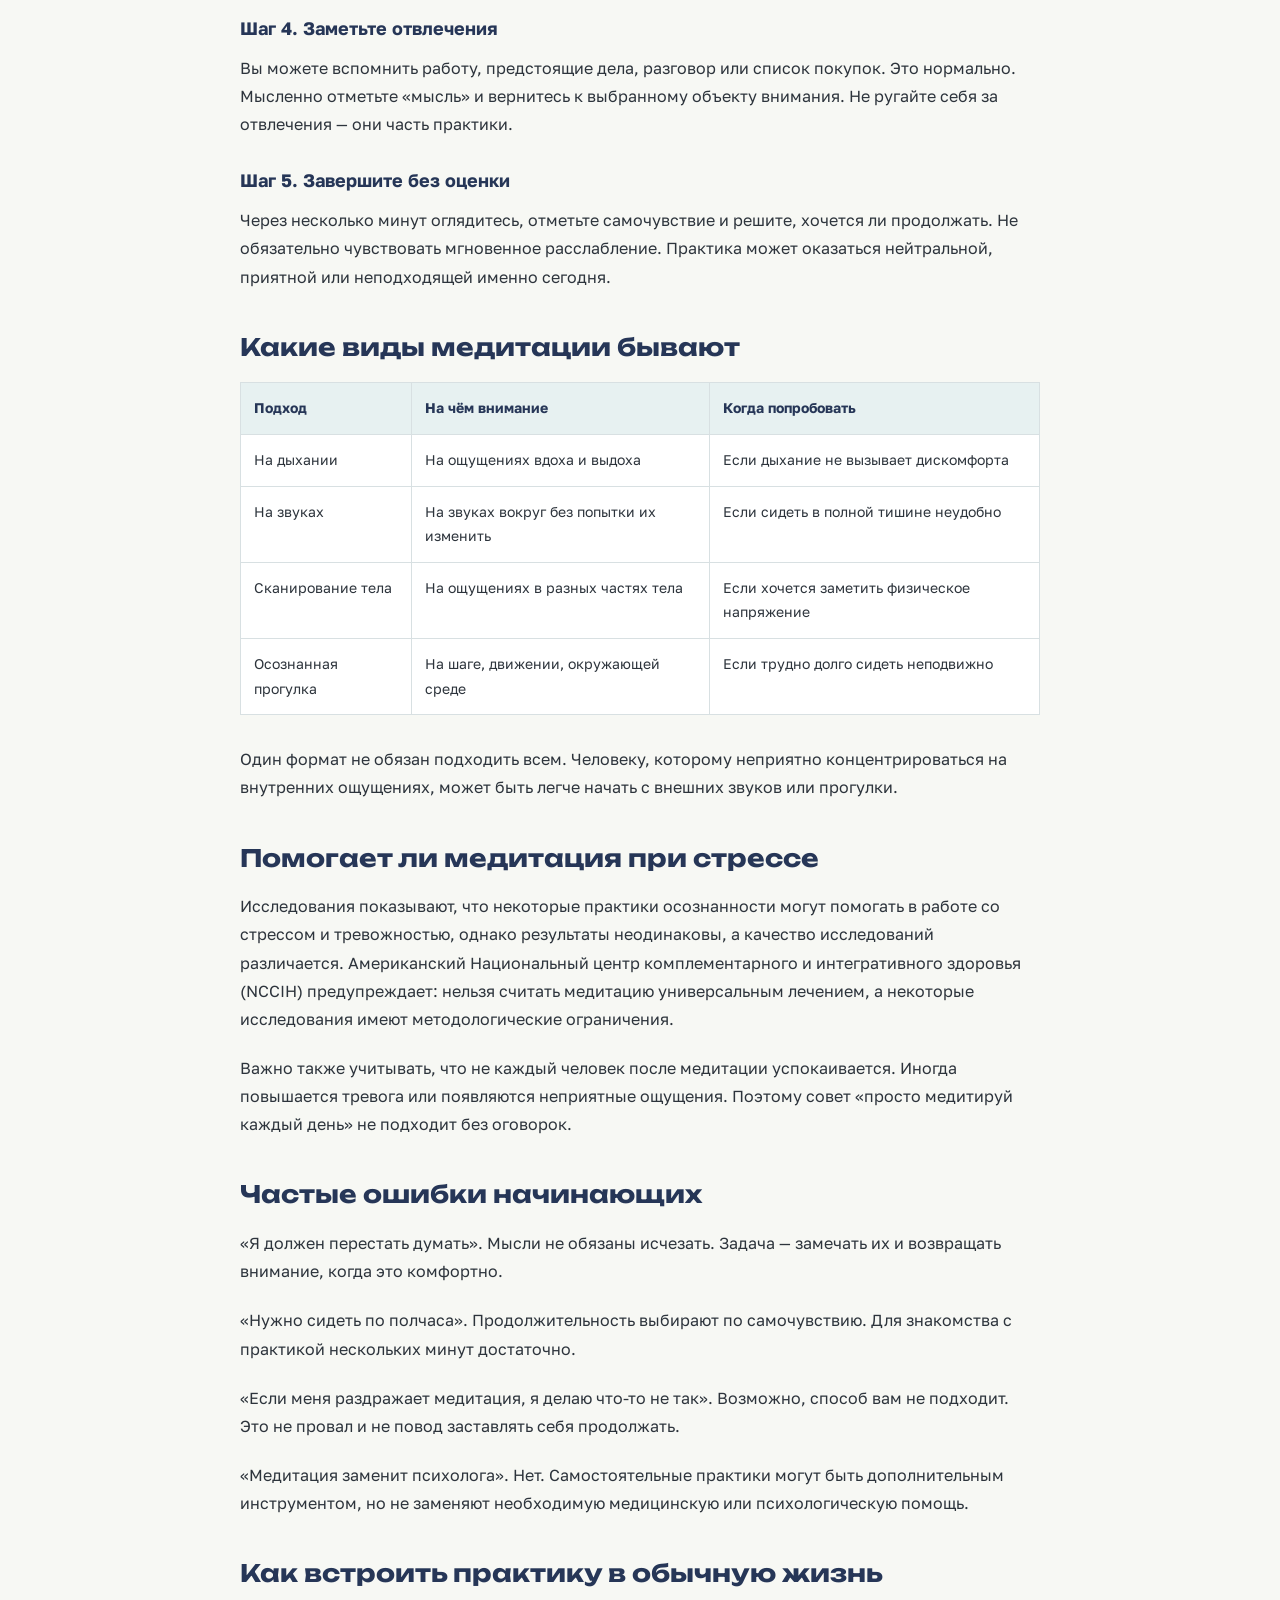
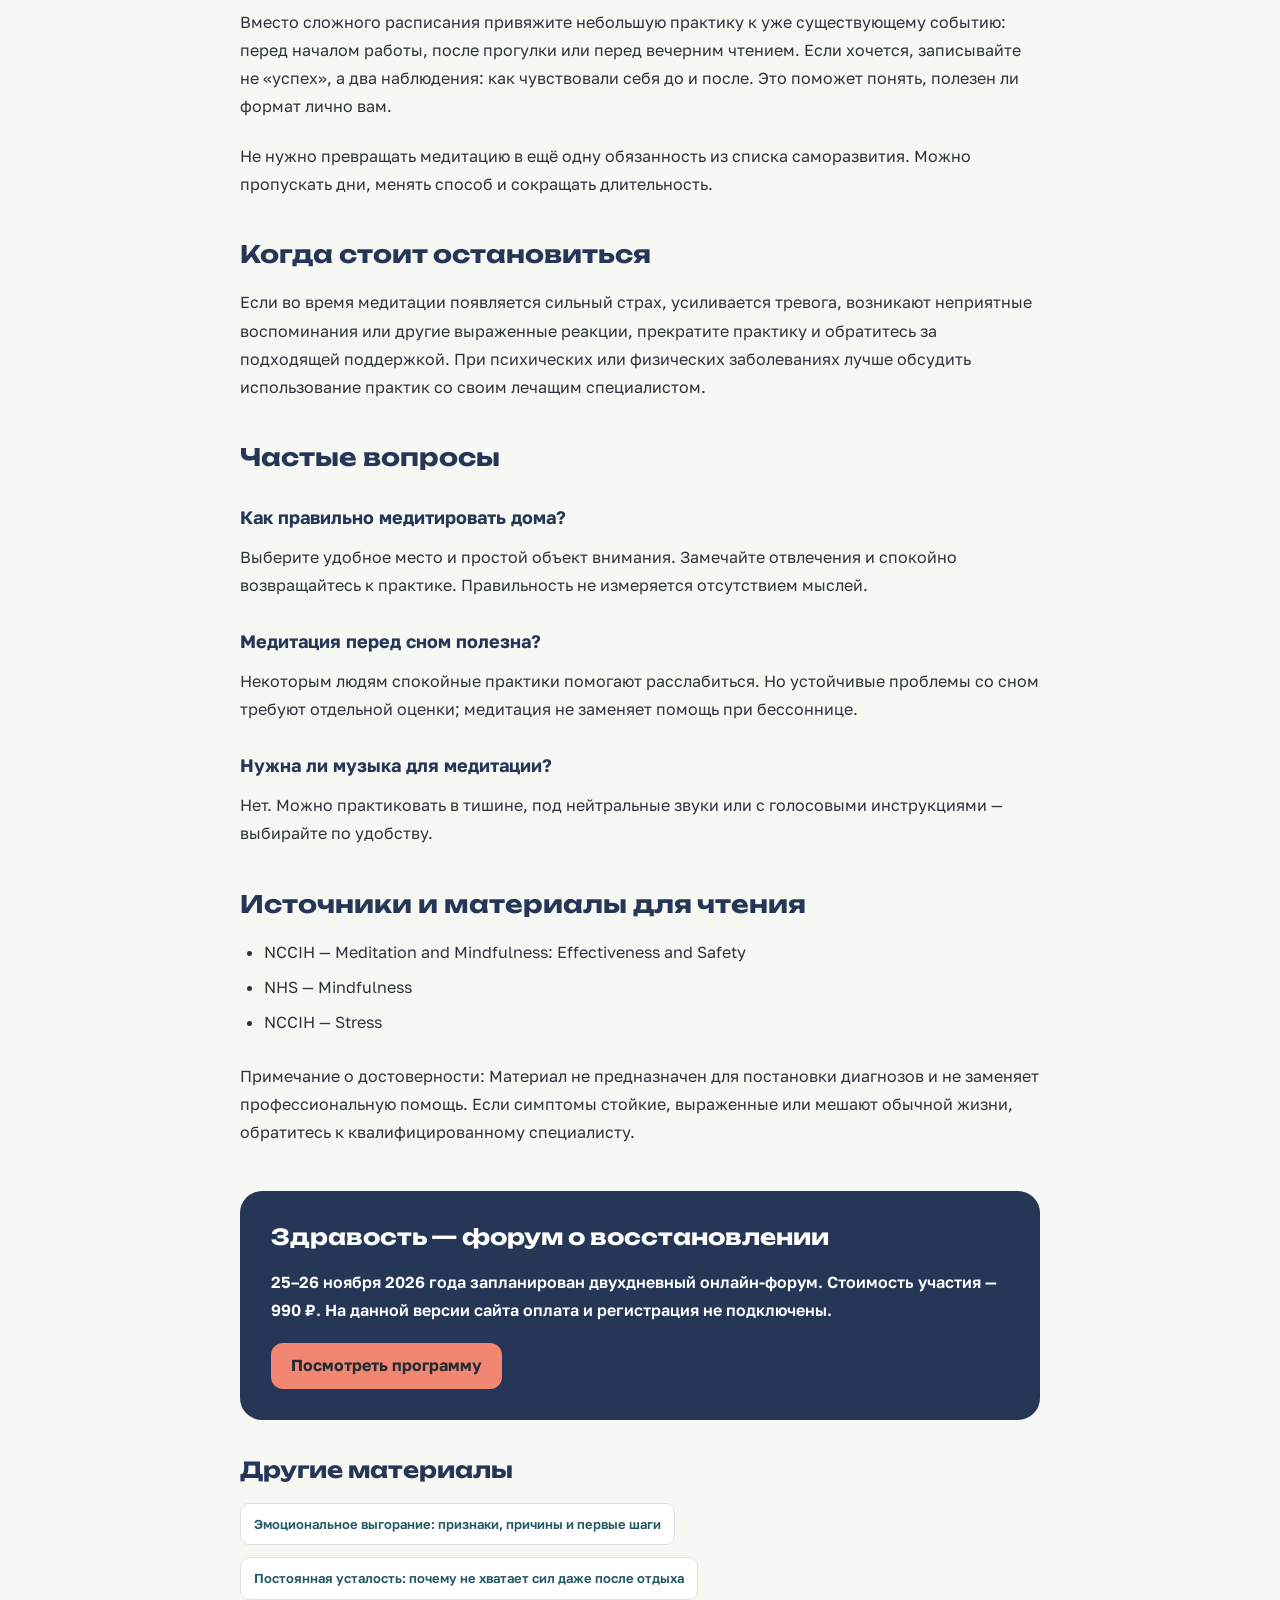
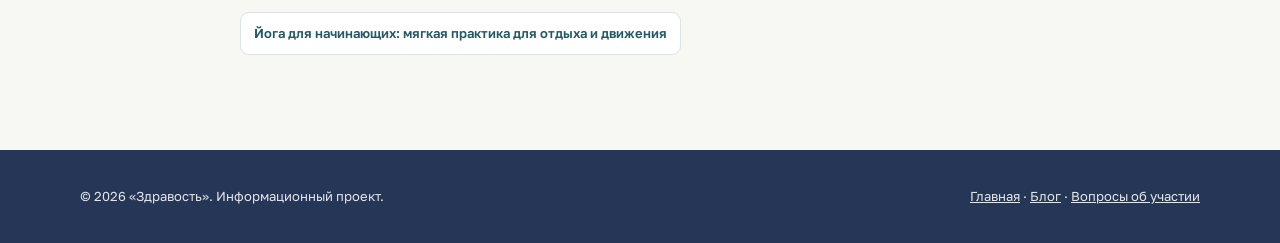
<file: blog/meditatsiya-dlya-nachinayushchih/index.html>
<!doctype html>
<html lang="ru"><head>
<link rel="canonical" href="https://ligermun.github.io/zdravost-site/blog/meditatsiya-dlya-nachinayushchih/"><meta charset="utf-8"><meta name="viewport" content="width=device-width, initial-scale=1"><meta name="theme-color" content="#263657"><title>Медитация для начинающих: простая практика | Здравость</title><meta name="description" content="Как начать медитировать дома: практика на 5 минут, виды медитации, типичные ошибки и меры предосторожности. Без обещаний мгновенно убрать стресс."><meta property="og:title" content="Медитация для начинающих: простая практика | Здравость"><meta property="og:description" content="Как начать медитировать дома: практика на 5 минут, виды медитации, типичные ошибки и меры предосторожности. Без обещаний мгновенно убрать стресс."><meta property="og:type" content="article"><link rel="stylesheet" href="../../blog.css"><link rel="preconnect" href="https://fonts.googleapis.com"><link href="https://fonts.googleapis.com/css2?family=Golos+Text:wght@400;500;600;700&family=Unbounded:wght@500;600;700&display=swap" rel="stylesheet"><link rel="icon" href="data:image/svg+xml,%3Csvg xmlns='http://www.w3.org/2000/svg' viewBox='0 0 64 64'%3E%3Crect width='64' height='64' rx='12' fill='%23263657'/%3E%3Ccircle cx='32' cy='32' r='18' fill='none' stroke='%2369BFCB' stroke-width='8'/%3E%3C/svg%3E"></head>
<body class="zb-page"><header class="zb-nav"><div class="zb-container zb-nav-inner"><a class="zb-brand" href="../../">здрав<span class="zb-mark">о</span>сть</a><nav class="zb-menu" aria-label="Навигация"><a href="../../">Главная</a><a href="../../#program">Программа</a><a href="../">Блог</a><a class="zb-btn" href="../../#ticket">Об участии</a></nav></div></header>
<section class="zb-hero"><div class="zb-container"><p class="zb-crumbs"><a href="../../">Главная</a> / <a href="../">Блог</a></p><div class="zb-kicker">Осознанность</div><h1>Медитация для начинающих: как начать без сложных правил</h1><p>Спокойная пятиминутная практика, частые ошибки и простые способы начать.</p></div></section>
<main class="zb-container zb-main"><article class="zb-article"><h2>Коротко: главное</h2>
<p>Чтобы попробовать медитацию, выберите спокойное место, сядьте удобно, отметьте дыхание или звуки вокруг и мягко возвращайте внимание, когда отвлекаетесь. Начните с нескольких минут. Задача не в том, чтобы полностью отключить мысли, а в том, чтобы замечать происходящее без постоянной оценки.</p>
<h2>Что такое медитация простыми словами</h2>
<p>Медитация — общее название практик, в которых человек определённым образом направляет внимание. Это может быть внимание к дыханию, звуку, ощущениям тела или мыслям. Осознанность — способность замечать происходящее в настоящий момент, не спеша оценивать каждое переживание как «хорошее» или «плохое».</p>
<p>Медитация для начинающих не требует специальных предметов, идеальной тишины или особой позы. Можно сидеть в кресле, на стуле или в другом удобном положении. Цель первой практики — попробовать способ наблюдения за вниманием, а не достичь необычного состояния.</p>
<h2>Медитация на пять минут: пошаговая инструкция</h2>
<h3>Шаг 1. Найдите комфортное положение</h3>
<p>Сядьте так, чтобы тело не приходилось специально удерживать в неудобной позе. Можно оставить глаза открытыми и смотреть в одну точку. Если сидеть тяжело, попробуйте практику во время спокойной прогулки.</p>
<h3>Шаг 2. Заметьте опору</h3>
<p>Почувствуйте, как стопы касаются пола, а спина — спинки стула. Отметьте несколько нейтральных физических ощущений. Не нужно искать «правильное» ощущение.</p>
<h3>Шаг 3. Переведите внимание на дыхание</h3>
<p>Просто наблюдайте, как происходит вдох и выдох. Не задерживайте и не форсируйте дыхание. Если фокус на дыхании вызывает дискомфорт, выберите звуки комнаты, ощущение опоры или окружающие предметы.</p>
<h3>Шаг 4. Заметьте отвлечения</h3>
<p>Вы можете вспомнить работу, предстоящие дела, разговор или список покупок. Это нормально. Мысленно отметьте «мысль» и вернитесь к выбранному объекту внимания. Не ругайте себя за отвлечения — они часть практики.</p>
<h3>Шаг 5. Завершите без оценки</h3>
<p>Через несколько минут оглядитесь, отметьте самочувствие и решите, хочется ли продолжать. Не обязательно чувствовать мгновенное расслабление. Практика может оказаться нейтральной, приятной или неподходящей именно сегодня.</p>
<h2>Какие виды медитации бывают</h2>
<div class="table-scroll"><table><tr><th>Подход</th><th>На чём внимание</th><th>Когда попробовать</th></tr>
<tr><td>На дыхании</td><td>На ощущениях вдоха и выдоха</td><td>Если дыхание не вызывает дискомфорта</td></tr>
<tr><td>На звуках</td><td>На звуках вокруг без попытки их изменить</td><td>Если сидеть в полной тишине неудобно</td></tr>
<tr><td>Сканирование тела</td><td>На ощущениях в разных частях тела</td><td>Если хочется заметить физическое напряжение</td></tr>
<tr><td>Осознанная прогулка</td><td>На шаге, движении, окружающей среде</td><td>Если трудно долго сидеть неподвижно</td></tr></table></div>
<p>Один формат не обязан подходить всем. Человеку, которому неприятно концентрироваться на внутренних ощущениях, может быть легче начать с внешних звуков или прогулки.</p>
<h2>Помогает ли медитация при стрессе</h2>
<p>Исследования показывают, что некоторые практики осознанности могут помогать в работе со стрессом и тревожностью, однако результаты неодинаковы, а качество исследований различается. Американский Национальный центр комплементарного и интегративного здоровья (NCCIH) предупреждает: нельзя считать медитацию универсальным лечением, а некоторые исследования имеют методологические ограничения.</p>
<p>Важно также учитывать, что не каждый человек после медитации успокаивается. Иногда повышается тревога или появляются неприятные ощущения. Поэтому совет «просто медитируй каждый день» не подходит без оговорок.</p>
<h2>Частые ошибки начинающих</h2>
<p>«Я должен перестать думать». Мысли не обязаны исчезать. Задача — замечать их и возвращать внимание, когда это комфортно.</p>
<p>«Нужно сидеть по полчаса». Продолжительность выбирают по самочувствию. Для знакомства с практикой нескольких минут достаточно.</p>
<p>«Если меня раздражает медитация, я делаю что-то не так». Возможно, способ вам не подходит. Это не провал и не повод заставлять себя продолжать.</p>
<p>«Медитация заменит психолога». Нет. Самостоятельные практики могут быть дополнительным инструментом, но не заменяют необходимую медицинскую или психологическую помощь.</p>
<h2>Как встроить практику в обычную жизнь</h2>
<p>Вместо сложного расписания привяжите небольшую практику к уже существующему событию: перед началом работы, после прогулки или перед вечерним чтением. Если хочется, записывайте не «успех», а два наблюдения: как чувствовали себя до и после. Это поможет понять, полезен ли формат лично вам.</p>
<p>Не нужно превращать медитацию в ещё одну обязанность из списка саморазвития. Можно пропускать дни, менять способ и сокращать длительность.</p>
<h2>Когда стоит остановиться</h2>
<p>Если во время медитации появляется сильный страх, усиливается тревога, возникают неприятные воспоминания или другие выраженные реакции, прекратите практику и обратитесь за подходящей поддержкой. При психических или физических заболеваниях лучше обсудить использование практик со своим лечащим специалистом.</p>
<h2>Частые вопросы</h2>
<h3>Как правильно медитировать дома?</h3>
<p>Выберите удобное место и простой объект внимания. Замечайте отвлечения и спокойно возвращайтесь к практике. Правильность не измеряется отсутствием мыслей.</p>
<h3>Медитация перед сном полезна?</h3>
<p>Некоторым людям спокойные практики помогают расслабиться. Но устойчивые проблемы со сном требуют отдельной оценки; медитация не заменяет помощь при бессоннице.</p>
<h3>Нужна ли музыка для медитации?</h3>
<p>Нет. Можно практиковать в тишине, под нейтральные звуки или с голосовыми инструкциями — выбирайте по удобству.</p>
<h2>Источники и материалы для чтения</h2>
<ul>
<li>NCCIH — Meditation and Mindfulness: Effectiveness and Safety</li>
<li>NHS — Mindfulness</li>
<li>NCCIH — Stress</li>
</ul>
<p>Примечание о достоверности: Материал не предназначен для постановки диагнозов и не заменяет профессиональную помощь. Если симптомы стойкие, выраженные или мешают обычной жизни, обратитесь к квалифицированному специалисту.</p>
<div class="zb-cta"><h2>Здравость — форум о восстановлении</h2><p>25–26 ноября 2026 года запланирован двухдневный онлайн-форум. Стоимость участия — 990 ₽. На данной версии сайта оплата и регистрация не подключены.</p><a class="zb-btn" href="../../#program">Посмотреть программу</a></div>
<div class="zb-more"><h2>Другие материалы</h2><div class="zb-link-row"><a href="../emotsionalnoe-vygoranie/">Эмоциональное выгорание: признаки, причины и первые шаги</a><a href="../postoyannaya-ustalost/">Постоянная усталость: почему не хватает сил даже после отдыха</a><a href="../yoga-dlya-nachinayushchih/">Йога для начинающих: мягкая практика для отдыха и движения</a></div></div></article></main><footer class="zb-footer"><div class="zb-container"><span>© 2026 «Здравость». Информационный проект.</span><span><a href="../../">Главная</a> · <a href="../">Блог</a> · <a href="../../#faq">Вопросы об участии</a></span></div></footer></body></html>
</file>
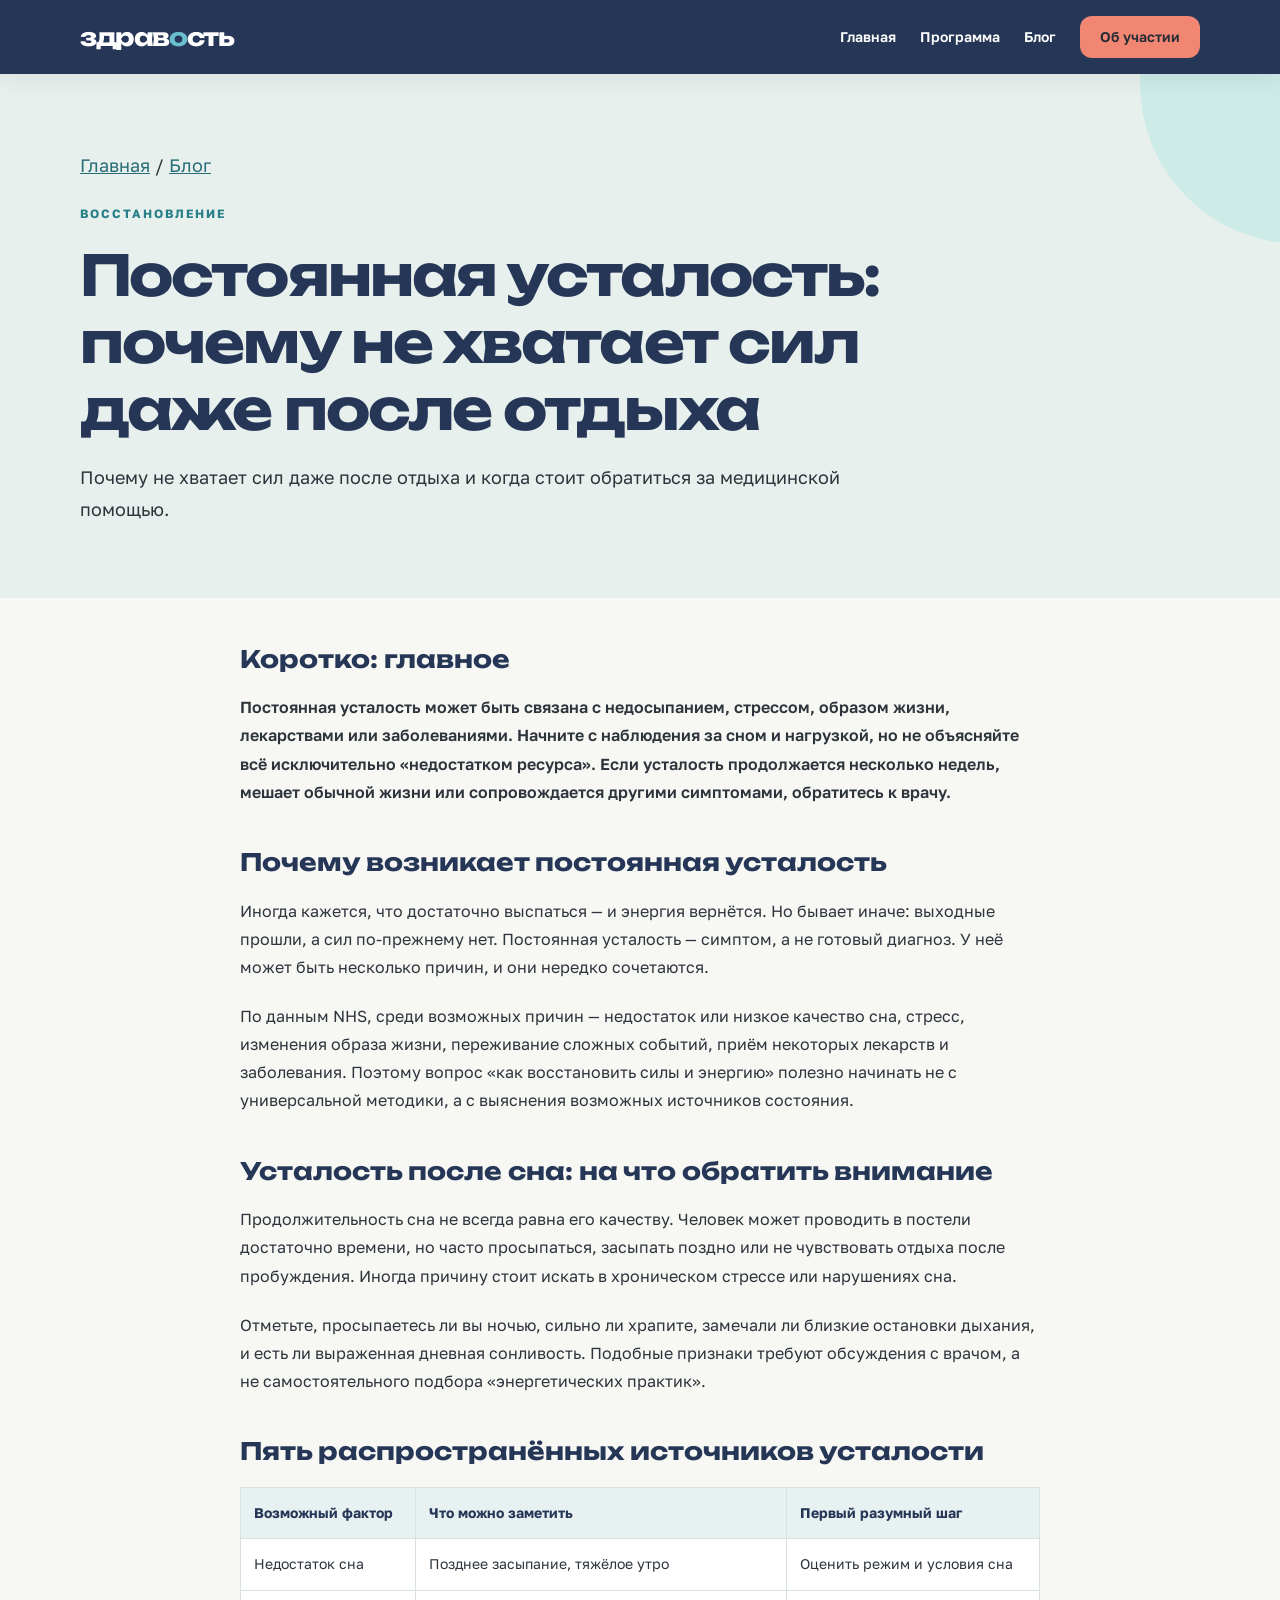
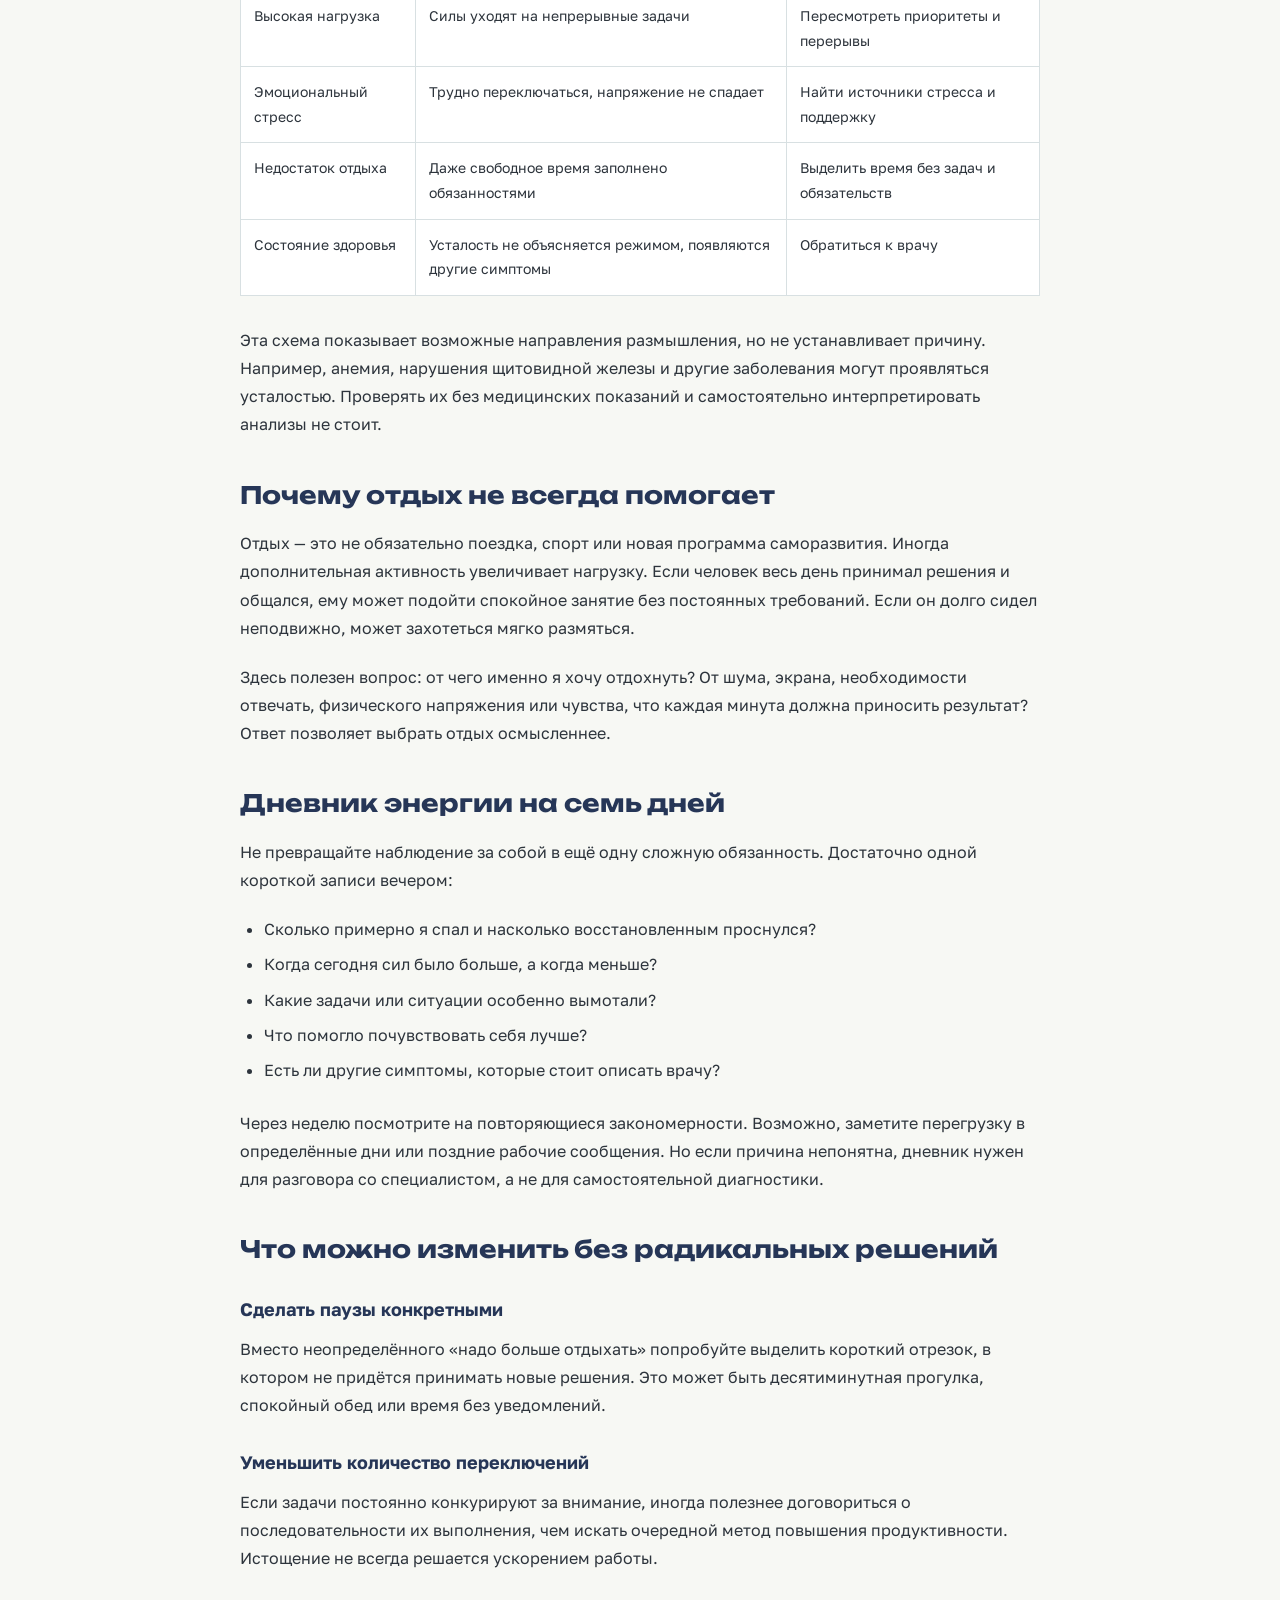
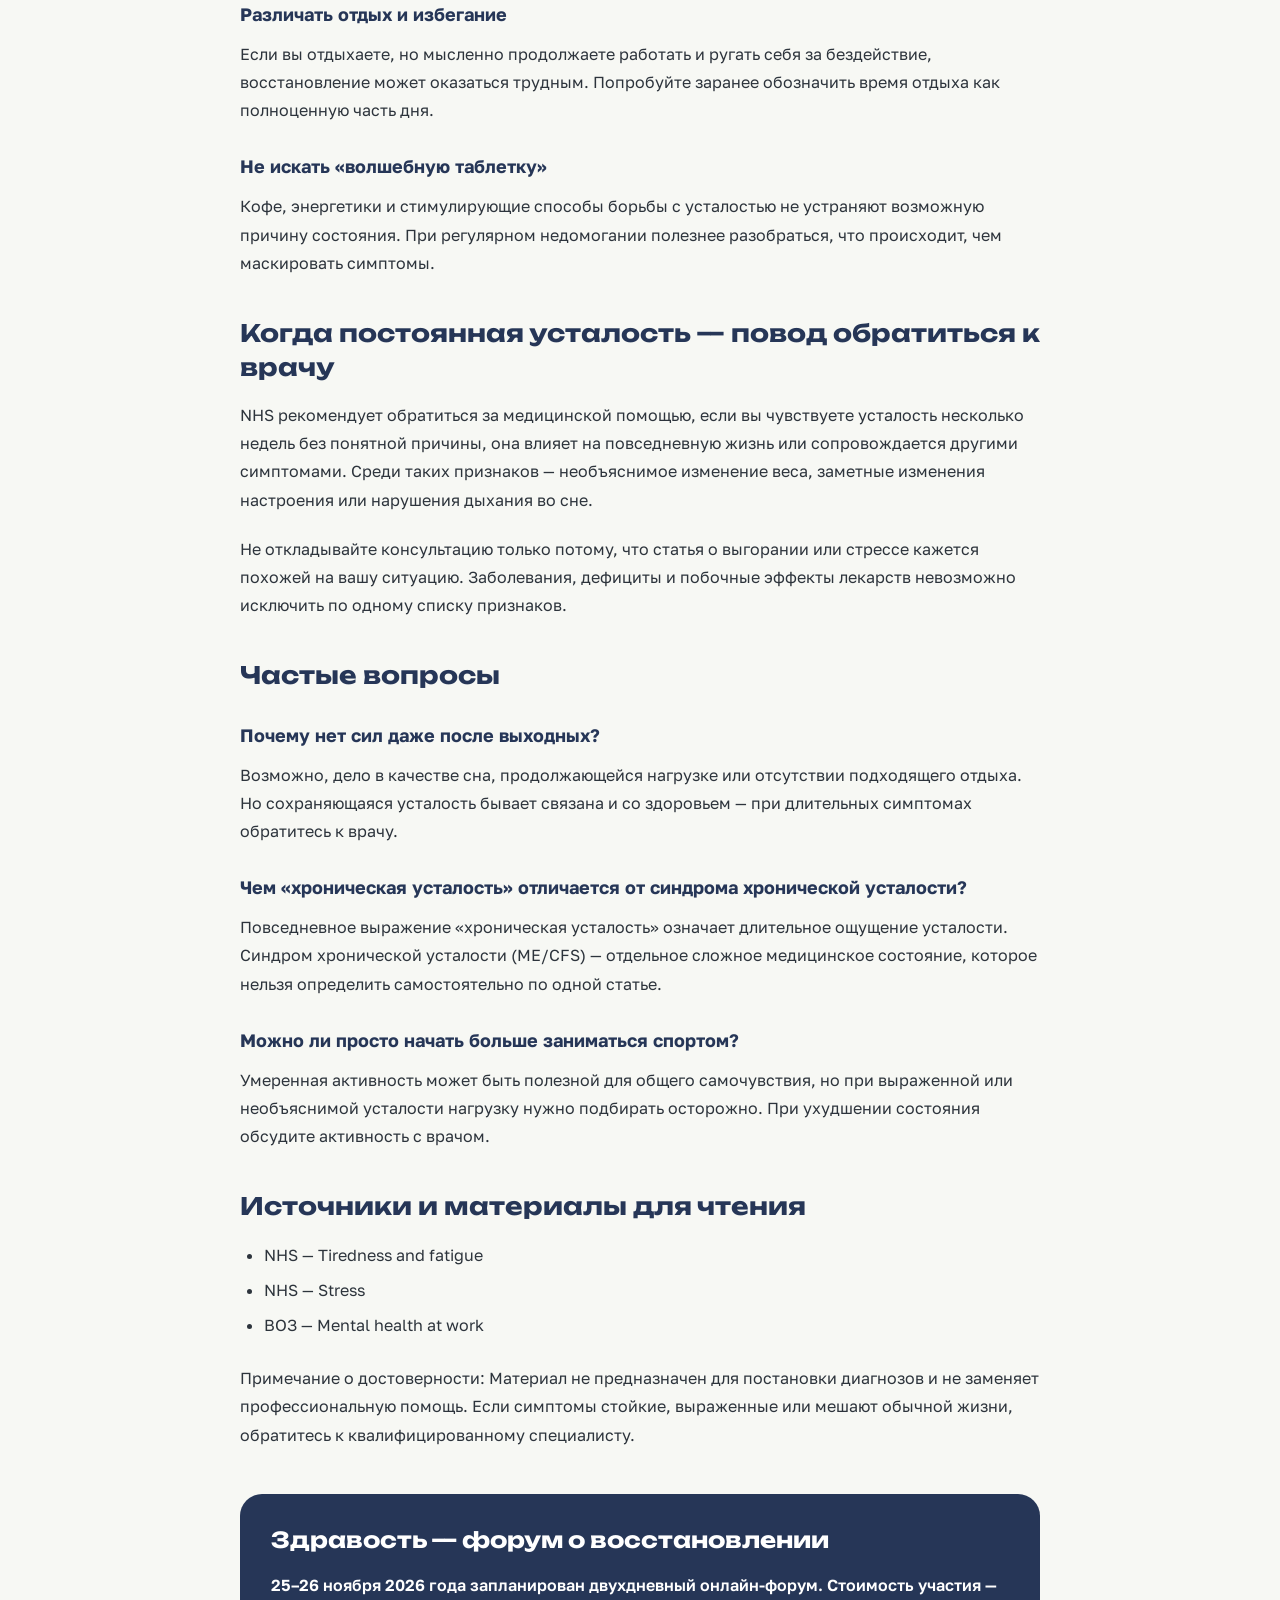
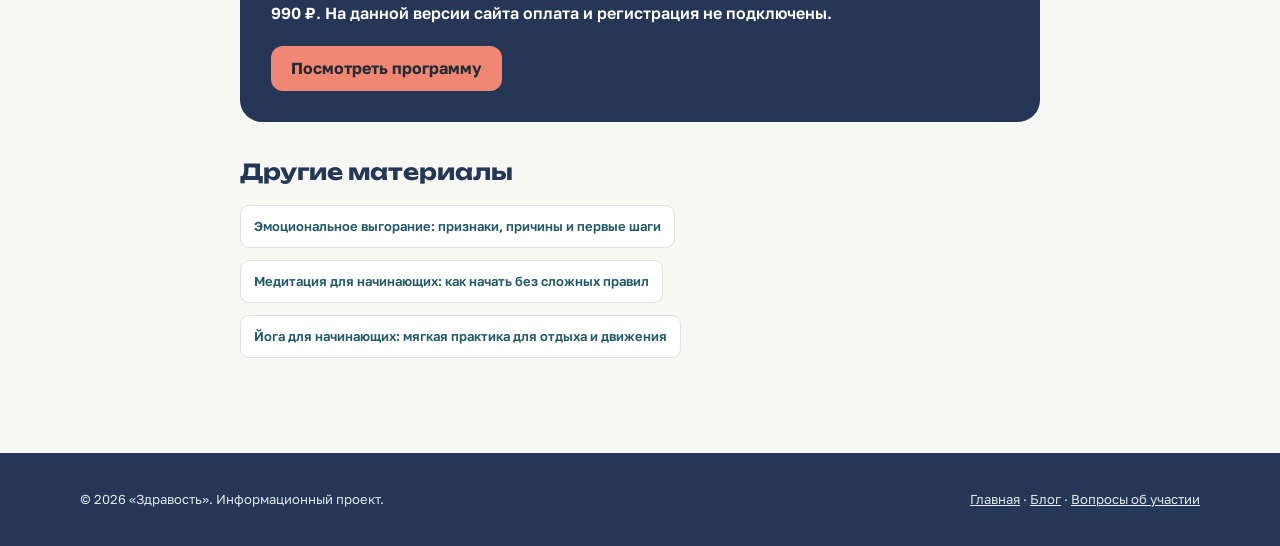
<file: blog/postoyannaya-ustalost/index.html>
<!doctype html>
<html lang="ru"><head>
<link rel="canonical" href="https://ligermun.github.io/zdravost-site/blog/postoyannaya-ustalost/"><meta charset="utf-8"><meta name="viewport" content="width=device-width, initial-scale=1"><meta name="theme-color" content="#263657"><title>Постоянная усталость: причины и что делать | Здравость</title><meta name="description" content="Почему возникает постоянная усталость, когда дело может быть в недосыпе или стрессе, а когда стоит обратиться к врачу. Дневник энергии и простые шаги."><meta property="og:title" content="Постоянная усталость: причины и что делать | Здравость"><meta property="og:description" content="Почему возникает постоянная усталость, когда дело может быть в недосыпе или стрессе, а когда стоит обратиться к врачу. Дневник энергии и простые шаги."><meta property="og:type" content="article"><link rel="stylesheet" href="../../blog.css"><link rel="preconnect" href="https://fonts.googleapis.com"><link href="https://fonts.googleapis.com/css2?family=Golos+Text:wght@400;500;600;700&family=Unbounded:wght@500;600;700&display=swap" rel="stylesheet"><link rel="icon" href="data:image/svg+xml,%3Csvg xmlns='http://www.w3.org/2000/svg' viewBox='0 0 64 64'%3E%3Crect width='64' height='64' rx='12' fill='%23263657'/%3E%3Ccircle cx='32' cy='32' r='18' fill='none' stroke='%2369BFCB' stroke-width='8'/%3E%3C/svg%3E"></head>
<body class="zb-page"><header class="zb-nav"><div class="zb-container zb-nav-inner"><a class="zb-brand" href="../../">здрав<span class="zb-mark">о</span>сть</a><nav class="zb-menu" aria-label="Навигация"><a href="../../">Главная</a><a href="../../#program">Программа</a><a href="../">Блог</a><a class="zb-btn" href="../../#ticket">Об участии</a></nav></div></header>
<section class="zb-hero"><div class="zb-container"><p class="zb-crumbs"><a href="../../">Главная</a> / <a href="../">Блог</a></p><div class="zb-kicker">Восстановление</div><h1>Постоянная усталость: почему не хватает сил даже после отдыха</h1><p>Почему не хватает сил даже после отдыха и когда стоит обратиться за медицинской помощью.</p></div></section>
<main class="zb-container zb-main"><article class="zb-article"><h2>Коротко: главное</h2>
<p>Постоянная усталость может быть связана с недосыпанием, стрессом, образом жизни, лекарствами или заболеваниями. Начните с наблюдения за сном и нагрузкой, но не объясняйте всё исключительно «недостатком ресурса». Если усталость продолжается несколько недель, мешает обычной жизни или сопровождается другими симптомами, обратитесь к врачу.</p>
<h2>Почему возникает постоянная усталость</h2>
<p>Иногда кажется, что достаточно выспаться — и энергия вернётся. Но бывает иначе: выходные прошли, а сил по-прежнему нет. Постоянная усталость — симптом, а не готовый диагноз. У неё может быть несколько причин, и они нередко сочетаются.</p>
<p>По данным NHS, среди возможных причин — недостаток или низкое качество сна, стресс, изменения образа жизни, переживание сложных событий, приём некоторых лекарств и заболевания. Поэтому вопрос «как восстановить силы и энергию» полезно начинать не с универсальной методики, а с выяснения возможных источников состояния.</p>
<h2>Усталость после сна: на что обратить внимание</h2>
<p>Продолжительность сна не всегда равна его качеству. Человек может проводить в постели достаточно времени, но часто просыпаться, засыпать поздно или не чувствовать отдыха после пробуждения. Иногда причину стоит искать в хроническом стрессе или нарушениях сна.</p>
<p>Отметьте, просыпаетесь ли вы ночью, сильно ли храпите, замечали ли близкие остановки дыхания, и есть ли выраженная дневная сонливость. Подобные признаки требуют обсуждения с врачом, а не самостоятельного подбора «энергетических практик».</p>
<h2>Пять распространённых источников усталости</h2>
<div class="table-scroll"><table><tr><th>Возможный фактор</th><th>Что можно заметить</th><th>Первый разумный шаг</th></tr>
<tr><td>Недостаток сна</td><td>Позднее засыпание, тяжёлое утро</td><td>Оценить режим и условия сна</td></tr>
<tr><td>Высокая нагрузка</td><td>Силы уходят на непрерывные задачи</td><td>Пересмотреть приоритеты и перерывы</td></tr>
<tr><td>Эмоциональный стресс</td><td>Трудно переключаться, напряжение не спадает</td><td>Найти источники стресса и поддержку</td></tr>
<tr><td>Недостаток отдыха</td><td>Даже свободное время заполнено обязанностями</td><td>Выделить время без задач и обязательств</td></tr>
<tr><td>Состояние здоровья</td><td>Усталость не объясняется режимом, появляются другие симптомы</td><td>Обратиться к врачу</td></tr></table></div>
<p>Эта схема показывает возможные направления размышления, но не устанавливает причину. Например, анемия, нарушения щитовидной железы и другие заболевания могут проявляться усталостью. Проверять их без медицинских показаний и самостоятельно интерпретировать анализы не стоит.</p>
<h2>Почему отдых не всегда помогает</h2>
<p>Отдых — это не обязательно поездка, спорт или новая программа саморазвития. Иногда дополнительная активность увеличивает нагрузку. Если человек весь день принимал решения и общался, ему может подойти спокойное занятие без постоянных требований. Если он долго сидел неподвижно, может захотеться мягко размяться.</p>
<p>Здесь полезен вопрос: от чего именно я хочу отдохнуть? От шума, экрана, необходимости отвечать, физического напряжения или чувства, что каждая минута должна приносить результат? Ответ позволяет выбрать отдых осмысленнее.</p>
<h2>Дневник энергии на семь дней</h2>
<p>Не превращайте наблюдение за собой в ещё одну сложную обязанность. Достаточно одной короткой записи вечером:</p>
<ul>
<li>Сколько примерно я спал и насколько восстановленным проснулся?</li>
<li>Когда сегодня сил было больше, а когда меньше?</li>
<li>Какие задачи или ситуации особенно вымотали?</li>
<li>Что помогло почувствовать себя лучше?</li>
<li>Есть ли другие симптомы, которые стоит описать врачу?</li>
</ul>
<p>Через неделю посмотрите на повторяющиеся закономерности. Возможно, заметите перегрузку в определённые дни или поздние рабочие сообщения. Но если причина непонятна, дневник нужен для разговора со специалистом, а не для самостоятельной диагностики.</p>
<h2>Что можно изменить без радикальных решений</h2>
<h3>Сделать паузы конкретными</h3>
<p>Вместо неопределённого «надо больше отдыхать» попробуйте выделить короткий отрезок, в котором не придётся принимать новые решения. Это может быть десятиминутная прогулка, спокойный обед или время без уведомлений.</p>
<h3>Уменьшить количество переключений</h3>
<p>Если задачи постоянно конкурируют за внимание, иногда полезнее договориться о последовательности их выполнения, чем искать очередной метод повышения продуктивности. Истощение не всегда решается ускорением работы.</p>
<h3>Различать отдых и избегание</h3>
<p>Если вы отдыхаете, но мысленно продолжаете работать и ругать себя за бездействие, восстановление может оказаться трудным. Попробуйте заранее обозначить время отдыха как полноценную часть дня.</p>
<h3>Не искать «волшебную таблетку»</h3>
<p>Кофе, энергетики и стимулирующие способы борьбы с усталостью не устраняют возможную причину состояния. При регулярном недомогании полезнее разобраться, что происходит, чем маскировать симптомы.</p>
<h2>Когда постоянная усталость — повод обратиться к врачу</h2>
<p>NHS рекомендует обратиться за медицинской помощью, если вы чувствуете усталость несколько недель без понятной причины, она влияет на повседневную жизнь или сопровождается другими симптомами. Среди таких признаков — необъяснимое изменение веса, заметные изменения настроения или нарушения дыхания во сне.</p>
<p>Не откладывайте консультацию только потому, что статья о выгорании или стрессе кажется похожей на вашу ситуацию. Заболевания, дефициты и побочные эффекты лекарств невозможно исключить по одному списку признаков.</p>
<h2>Частые вопросы</h2>
<h3>Почему нет сил даже после выходных?</h3>
<p>Возможно, дело в качестве сна, продолжающейся нагрузке или отсутствии подходящего отдыха. Но сохраняющаяся усталость бывает связана и со здоровьем — при длительных симптомах обратитесь к врачу.</p>
<h3>Чем «хроническая усталость» отличается от синдрома хронической усталости?</h3>
<p>Повседневное выражение «хроническая усталость» означает длительное ощущение усталости. Синдром хронической усталости (ME/CFS) — отдельное сложное медицинское состояние, которое нельзя определить самостоятельно по одной статье.</p>
<h3>Можно ли просто начать больше заниматься спортом?</h3>
<p>Умеренная активность может быть полезной для общего самочувствия, но при выраженной или необъяснимой усталости нагрузку нужно подбирать осторожно. При ухудшении состояния обсудите активность с врачом.</p>
<h2>Источники и материалы для чтения</h2>
<ul>
<li>NHS — Tiredness and fatigue</li>
<li>NHS — Stress</li>
<li>ВОЗ — Mental health at work</li>
</ul>
<p>Примечание о достоверности: Материал не предназначен для постановки диагнозов и не заменяет профессиональную помощь. Если симптомы стойкие, выраженные или мешают обычной жизни, обратитесь к квалифицированному специалисту.</p>
<div class="zb-cta"><h2>Здравость — форум о восстановлении</h2><p>25–26 ноября 2026 года запланирован двухдневный онлайн-форум. Стоимость участия — 990 ₽. На данной версии сайта оплата и регистрация не подключены.</p><a class="zb-btn" href="../../#program">Посмотреть программу</a></div>
<div class="zb-more"><h2>Другие материалы</h2><div class="zb-link-row"><a href="../emotsionalnoe-vygoranie/">Эмоциональное выгорание: признаки, причины и первые шаги</a><a href="../meditatsiya-dlya-nachinayushchih/">Медитация для начинающих: как начать без сложных правил</a><a href="../yoga-dlya-nachinayushchih/">Йога для начинающих: мягкая практика для отдыха и движения</a></div></div></article></main><footer class="zb-footer"><div class="zb-container"><span>© 2026 «Здравость». Информационный проект.</span><span><a href="../../">Главная</a> · <a href="../">Блог</a> · <a href="../../#faq">Вопросы об участии</a></span></div></footer></body></html>
</file>
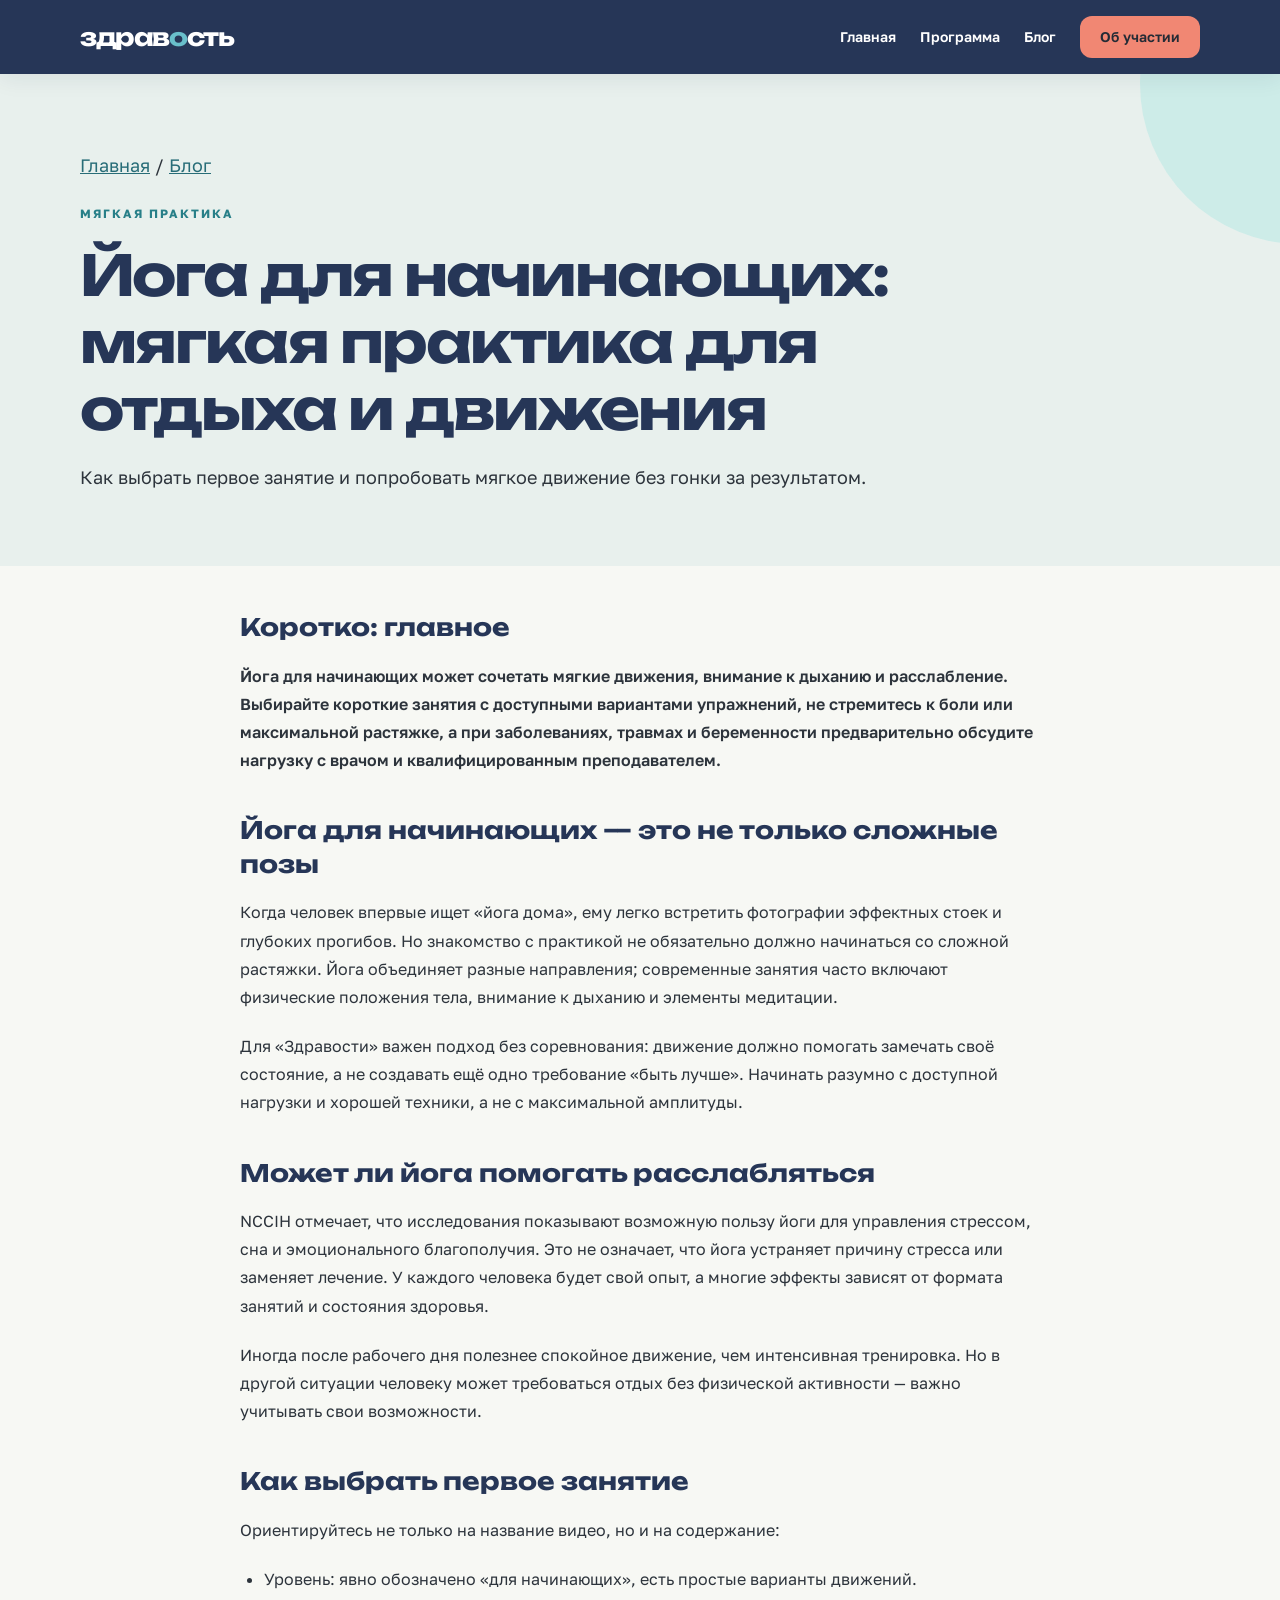
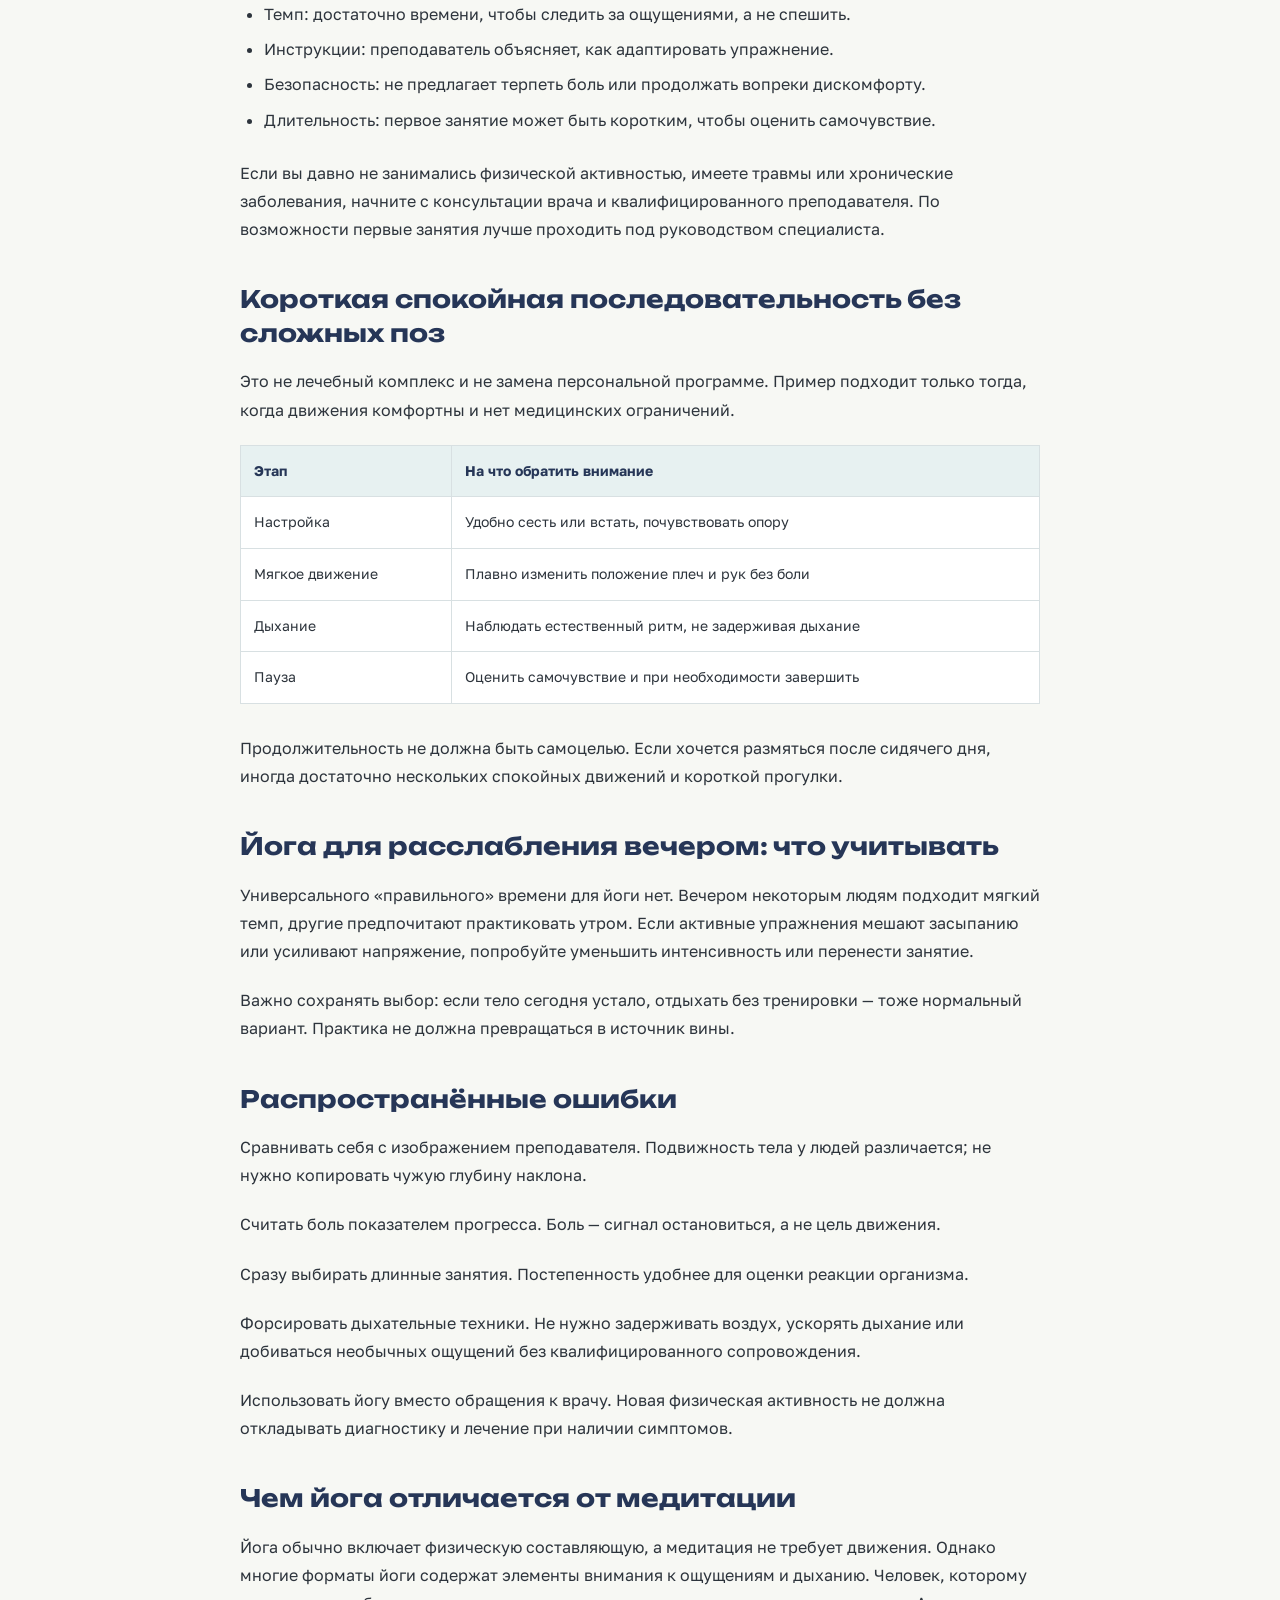
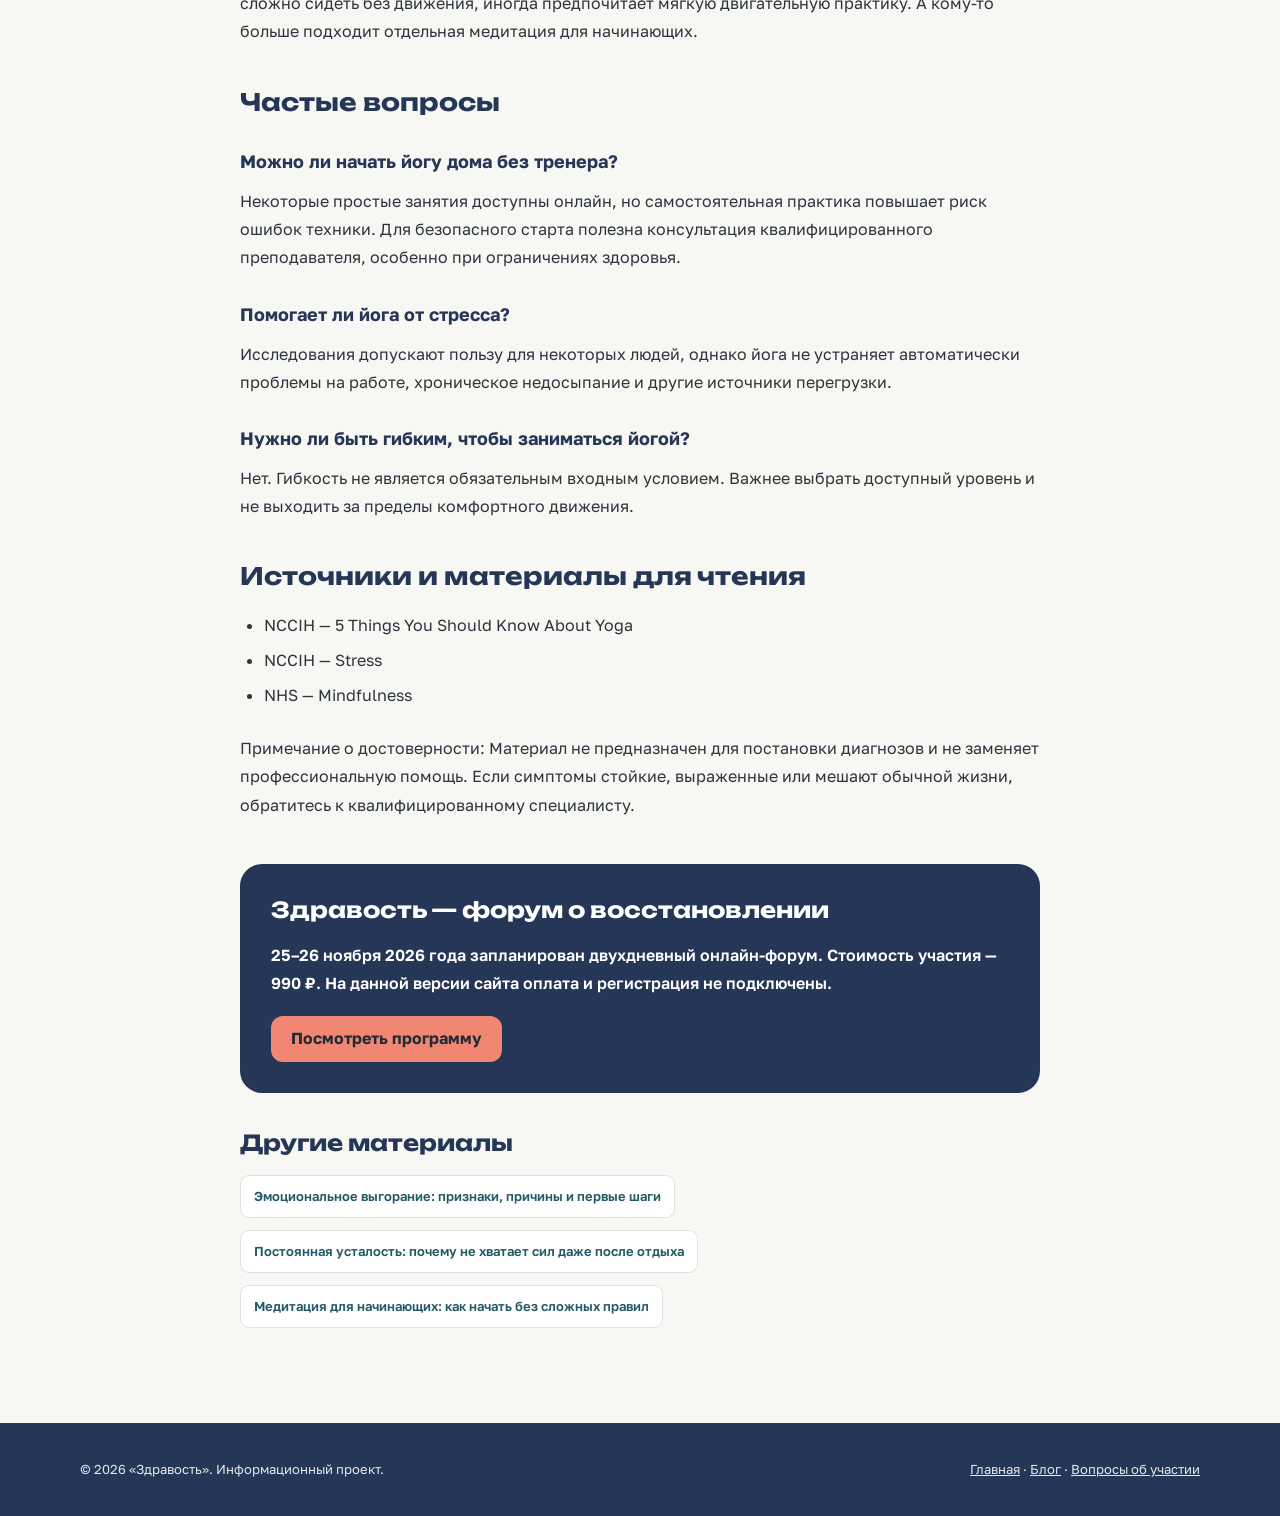
<file: blog/yoga-dlya-nachinayushchih/index.html>
<!doctype html>
<html lang="ru"><head>
<link rel="canonical" href="https://ligermun.github.io/zdravost-site/blog/yoga-dlya-nachinayushchih/"><meta charset="utf-8"><meta name="viewport" content="width=device-width, initial-scale=1"><meta name="theme-color" content="#263657"><title>Йога для начинающих дома: как начать безопасно | Здравость</title><meta name="description" content="Йога для начинающих: что входит в практику, как выбрать спокойный формат, чем йога может помочь при стрессе и какие меры безопасности важны."><meta property="og:title" content="Йога для начинающих дома: как начать безопасно | Здравость"><meta property="og:description" content="Йога для начинающих: что входит в практику, как выбрать спокойный формат, чем йога может помочь при стрессе и какие меры безопасности важны."><meta property="og:type" content="article"><link rel="stylesheet" href="../../blog.css"><link rel="preconnect" href="https://fonts.googleapis.com"><link href="https://fonts.googleapis.com/css2?family=Golos+Text:wght@400;500;600;700&family=Unbounded:wght@500;600;700&display=swap" rel="stylesheet"><link rel="icon" href="data:image/svg+xml,%3Csvg xmlns='http://www.w3.org/2000/svg' viewBox='0 0 64 64'%3E%3Crect width='64' height='64' rx='12' fill='%23263657'/%3E%3Ccircle cx='32' cy='32' r='18' fill='none' stroke='%2369BFCB' stroke-width='8'/%3E%3C/svg%3E"></head>
<body class="zb-page"><header class="zb-nav"><div class="zb-container zb-nav-inner"><a class="zb-brand" href="../../">здрав<span class="zb-mark">о</span>сть</a><nav class="zb-menu" aria-label="Навигация"><a href="../../">Главная</a><a href="../../#program">Программа</a><a href="../">Блог</a><a class="zb-btn" href="../../#ticket">Об участии</a></nav></div></header>
<section class="zb-hero"><div class="zb-container"><p class="zb-crumbs"><a href="../../">Главная</a> / <a href="../">Блог</a></p><div class="zb-kicker">Мягкая практика</div><h1>Йога для начинающих: мягкая практика для отдыха и движения</h1><p>Как выбрать первое занятие и попробовать мягкое движение без гонки за результатом.</p></div></section>
<main class="zb-container zb-main"><article class="zb-article"><h2>Коротко: главное</h2>
<p>Йога для начинающих может сочетать мягкие движения, внимание к дыханию и расслабление. Выбирайте короткие занятия с доступными вариантами упражнений, не стремитесь к боли или максимальной растяжке, а при заболеваниях, травмах и беременности предварительно обсудите нагрузку с врачом и квалифицированным преподавателем.</p>
<h2>Йога для начинающих — это не только сложные позы</h2>
<p>Когда человек впервые ищет «йога дома», ему легко встретить фотографии эффектных стоек и глубоких прогибов. Но знакомство с практикой не обязательно должно начинаться со сложной растяжки. Йога объединяет разные направления; современные занятия часто включают физические положения тела, внимание к дыханию и элементы медитации.</p>
<p>Для «Здравости» важен подход без соревнования: движение должно помогать замечать своё состояние, а не создавать ещё одно требование «быть лучше». Начинать разумно с доступной нагрузки и хорошей техники, а не с максимальной амплитуды.</p>
<h2>Может ли йога помогать расслабляться</h2>
<p>NCCIH отмечает, что исследования показывают возможную пользу йоги для управления стрессом, сна и эмоционального благополучия. Это не означает, что йога устраняет причину стресса или заменяет лечение. У каждого человека будет свой опыт, а многие эффекты зависят от формата занятий и состояния здоровья.</p>
<p>Иногда после рабочего дня полезнее спокойное движение, чем интенсивная тренировка. Но в другой ситуации человеку может требоваться отдых без физической активности — важно учитывать свои возможности.</p>
<h2>Как выбрать первое занятие</h2>
<p>Ориентируйтесь не только на название видео, но и на содержание:</p>
<ul>
<li>Уровень: явно обозначено «для начинающих», есть простые варианты движений.</li>
<li>Темп: достаточно времени, чтобы следить за ощущениями, а не спешить.</li>
<li>Инструкции: преподаватель объясняет, как адаптировать упражнение.</li>
<li>Безопасность: не предлагает терпеть боль или продолжать вопреки дискомфорту.</li>
<li>Длительность: первое занятие может быть коротким, чтобы оценить самочувствие.</li>
</ul>
<p>Если вы давно не занимались физической активностью, имеете травмы или хронические заболевания, начните с консультации врача и квалифицированного преподавателя. По возможности первые занятия лучше проходить под руководством специалиста.</p>
<h2>Короткая спокойная последовательность без сложных поз</h2>
<p>Это не лечебный комплекс и не замена персональной программе. Пример подходит только тогда, когда движения комфортны и нет медицинских ограничений.</p>
<div class="table-scroll"><table><tr><th>Этап</th><th>На что обратить внимание</th></tr>
<tr><td>Настройка</td><td>Удобно сесть или встать, почувствовать опору</td></tr>
<tr><td>Мягкое движение</td><td>Плавно изменить положение плеч и рук без боли</td></tr>
<tr><td>Дыхание</td><td>Наблюдать естественный ритм, не задерживая дыхание</td></tr>
<tr><td>Пауза</td><td>Оценить самочувствие и при необходимости завершить</td></tr></table></div>
<p>Продолжительность не должна быть самоцелью. Если хочется размяться после сидячего дня, иногда достаточно нескольких спокойных движений и короткой прогулки.</p>
<h2>Йога для расслабления вечером: что учитывать</h2>
<p>Универсального «правильного» времени для йоги нет. Вечером некоторым людям подходит мягкий темп, другие предпочитают практиковать утром. Если активные упражнения мешают засыпанию или усиливают напряжение, попробуйте уменьшить интенсивность или перенести занятие.</p>
<p>Важно сохранять выбор: если тело сегодня устало, отдыхать без тренировки — тоже нормальный вариант. Практика не должна превращаться в источник вины.</p>
<h2>Распространённые ошибки</h2>
<p>Сравнивать себя с изображением преподавателя. Подвижность тела у людей различается; не нужно копировать чужую глубину наклона.</p>
<p>Считать боль показателем прогресса. Боль — сигнал остановиться, а не цель движения.</p>
<p>Сразу выбирать длинные занятия. Постепенность удобнее для оценки реакции организма.</p>
<p>Форсировать дыхательные техники. Не нужно задерживать воздух, ускорять дыхание или добиваться необычных ощущений без квалифицированного сопровождения.</p>
<p>Использовать йогу вместо обращения к врачу. Новая физическая активность не должна откладывать диагностику и лечение при наличии симптомов.</p>
<h2>Чем йога отличается от медитации</h2>
<p>Йога обычно включает физическую составляющую, а медитация не требует движения. Однако многие форматы йоги содержат элементы внимания к ощущениям и дыханию. Человек, которому сложно сидеть без движения, иногда предпочитает мягкую двигательную практику. А кому-то больше подходит отдельная медитация для начинающих.</p>
<h2>Частые вопросы</h2>
<h3>Можно ли начать йогу дома без тренера?</h3>
<p>Некоторые простые занятия доступны онлайн, но самостоятельная практика повышает риск ошибок техники. Для безопасного старта полезна консультация квалифицированного преподавателя, особенно при ограничениях здоровья.</p>
<h3>Помогает ли йога от стресса?</h3>
<p>Исследования допускают пользу для некоторых людей, однако йога не устраняет автоматически проблемы на работе, хроническое недосыпание и другие источники перегрузки.</p>
<h3>Нужно ли быть гибким, чтобы заниматься йогой?</h3>
<p>Нет. Гибкость не является обязательным входным условием. Важнее выбрать доступный уровень и не выходить за пределы комфортного движения.</p>
<h2>Источники и материалы для чтения</h2>
<ul>
<li>NCCIH — 5 Things You Should Know About Yoga</li>
<li>NCCIH — Stress</li>
<li>NHS — Mindfulness</li>
</ul>
<p>Примечание о достоверности: Материал не предназначен для постановки диагнозов и не заменяет профессиональную помощь. Если симптомы стойкие, выраженные или мешают обычной жизни, обратитесь к квалифицированному специалисту.</p>
<div class="zb-cta"><h2>Здравость — форум о восстановлении</h2><p>25–26 ноября 2026 года запланирован двухдневный онлайн-форум. Стоимость участия — 990 ₽. На данной версии сайта оплата и регистрация не подключены.</p><a class="zb-btn" href="../../#program">Посмотреть программу</a></div>
<div class="zb-more"><h2>Другие материалы</h2><div class="zb-link-row"><a href="../emotsionalnoe-vygoranie/">Эмоциональное выгорание: признаки, причины и первые шаги</a><a href="../postoyannaya-ustalost/">Постоянная усталость: почему не хватает сил даже после отдыха</a><a href="../meditatsiya-dlya-nachinayushchih/">Медитация для начинающих: как начать без сложных правил</a></div></div></article></main><footer class="zb-footer"><div class="zb-container"><span>© 2026 «Здравость». Информационный проект.</span><span><a href="../../">Главная</a> · <a href="../">Блог</a> · <a href="../../#faq">Вопросы об участии</a></span></div></footer></body></html>
</file>
<file: blog.css>
:root{--navy:#263657;--deep:#1b2a47;--turquoise:#69BFCB;--coral:#F18773;--yellow:#F4C95D;--milk:#F7F8F4;--graphite:#2D343C;--line:#dce2e2}
*{box-sizing:border-box}html{scroll-behavior:smooth}body.zb-page{margin:0;background:var(--milk);color:var(--graphite);font:16px/1.76 'Golos Text',system-ui,-apple-system,'Segoe UI',sans-serif}
.zb-container{width:min(1120px,calc(100% - 40px));margin:auto} .zb-nav{background:#263657;color:#fff;position:sticky;top:0;z-index:30;box-shadow:0 4px 22px #18244415}
.zb-nav-inner{min-height:74px;display:flex;align-items:center;gap:30px;justify-content:space-between;flex-wrap:wrap;padding:14px 0}
.zb-brand{font:bold 24px 'Unbounded',sans-serif;letter-spacing:-1.4px;color:#fff;text-decoration:none}
.zb-mark{color:var(--turquoise)}.zb-menu{display:flex;gap:24px;align-items:center;flex-wrap:wrap}.zb-menu a{color:#fff;text-decoration:none;font-weight:600;font-size:14px}.zb-menu a:hover,.zb-menu a:focus-visible{color:var(--turquoise)}
.zb-btn{display:inline-flex;align-items:center;justify-content:center;gap:8px;padding:12px 20px;background:var(--coral);color:#232b35!important;border-radius:12px;text-decoration:none;font-weight:700;line-height:1.35}
.zb-kicker{font-size:12px;letter-spacing:2px;text-transform:uppercase;color:#277f88;font-weight:700}
.zb-hero{background:#e8f0ed;padding:76px 0 72px;position:relative;overflow:hidden}.zb-hero:before{content:'';position:absolute;border-radius:50%;width:320px;height:320px;background:#bce9e6;right:-180px;top:-150px;opacity:.6}.zb-hero .zb-container{position:relative}
.zb-hero h1{font:700 clamp(32px,4.7vw,56px)/1.2 'Unbounded',system-ui,sans-serif;max-width:900px;letter-spacing:-1.9px;color:var(--navy);margin:18px 0 19px}.zb-hero p{font-size:18px;max-width:830px;margin:0}
.zb-crumbs{font-size:13px;margin:0 0 21px!important}.zb-crumbs a{color:#286d78}
.zb-main{padding:45px 0 95px}.zb-cards{display:grid;grid-template-columns:repeat(2,minmax(0,1fr));gap:22px}
.zb-card{display:block;text-decoration:none;background:#fff;color:inherit;border:1px solid #e2e9e9;border-radius:22px;padding:30px;box-shadow:0 10px 28px #26365709;transition:transform .2s,box-shadow .2s}
.zb-card:hover,.zb-card:focus-visible{transform:translateY(-2px);box-shadow:0 16px 35px #26365718}.zb-card small{color:#367c82;font-weight:700}.zb-card h2{font:700 21px/1.5 'Unbounded',system-ui,sans-serif;color:var(--navy);margin:13px 0}.zb-card p{margin:0 0 18px}.zb-read{font-size:14px;color:#205a66;font-weight:700}
.zb-article{max-width:800px;margin:0 auto}.zb-article h2{font:700 24px/1.4 'Unbounded',system-ui,sans-serif;color:var(--navy);margin:40px 0 17px}.zb-article h3{font:700 18px/1.5 'Golos Text',sans-serif;color:var(--navy);margin:29px 0 12px}
.zb-article p{margin:0 0 21px}.zb-article ul,.zb-article ol{padding-left:24px;margin:0 0 25px}.zb-article li{margin:7px 0}.zb-article h2:first-child{margin-top:0}
.zb-article h2:nth-child(1)+p{font-weight:600}
.table-scroll{overflow-x:auto;margin:18px 0 30px}.zb-article table{border-collapse:collapse;width:100%;background:white;font-size:14px;min-width:520px}.zb-article th,.zb-article td{padding:13px;text-align:left;border:1px solid #d8e0e2;vertical-align:top}.zb-article th{background:#e7f1f1;color:var(--navy)}
.zb-cta{margin-top:45px;background:var(--navy);color:white;border-radius:22px;padding:31px}.zb-cta h2{color:white!important;margin:0 0 15px!important;font-size:22px}.zb-cta p{margin-bottom:19px!important}.zb-more{padding-top:35px}.zb-more h2{font-size:22px}
.zb-link-row{display:flex;gap:12px;flex-wrap:wrap}.zb-link-row a{background:#fff;border:1px solid #dce3e2;color:#235966;text-decoration:none;padding:9px 13px;border-radius:9px;font-weight:600;font-size:13px}
.zb-footer{background:var(--navy);color:#e2e8ea;padding:35px 0;font-size:13px}.zb-footer .zb-container{display:flex;gap:18px;justify-content:space-between;flex-wrap:wrap}.zb-footer a{color:#e2e8ea}
.zb-home-teaser{background:#edf1ee;padding:76px 0}.zb-home-teaser h2{color:#263657;font-family:'Unbounded',sans-serif;font-size:clamp(27px,3vw,38px);line-height:1.25;letter-spacing:-1px;margin:15px 0 20px}.zb-home-teaser .zb-list{display:grid;grid-template-columns:repeat(3,1fr);gap:14px}.zb-home-teaser .zb-mini{background:#fff;padding:22px;border-radius:15px;color:var(--navy);text-decoration:none;font-weight:700;min-height:120px;display:flex;flex-direction:column;justify-content:space-between}.zb-home-teaser .zb-mini span{font-size:13px;color:#477f87;font-weight:600}
@media(max-width:760px){.zb-container{width:calc(100% - 32px)}.zb-nav-inner{gap:12px}.zb-menu{gap:12px}.zb-menu a{font-size:12px}.zb-menu .zb-btn{padding:8px 11px}.zb-brand{font-size:20px}.zb-hero{padding:45px 0}.zb-hero h1{letter-spacing:-1px}.zb-hero p{font-size:16px}.zb-main{padding:28px 0 55px}.zb-cards{grid-template-columns:1fr}.zb-card{padding:21px}.zb-article h2{font-size:20px}.zb-cta{padding:22px}.zb-home-teaser .zb-list{grid-template-columns:1fr}}
@media(prefers-reduced-motion:reduce){html{scroll-behavior:auto}.zb-card{transition:none}}
</file>
